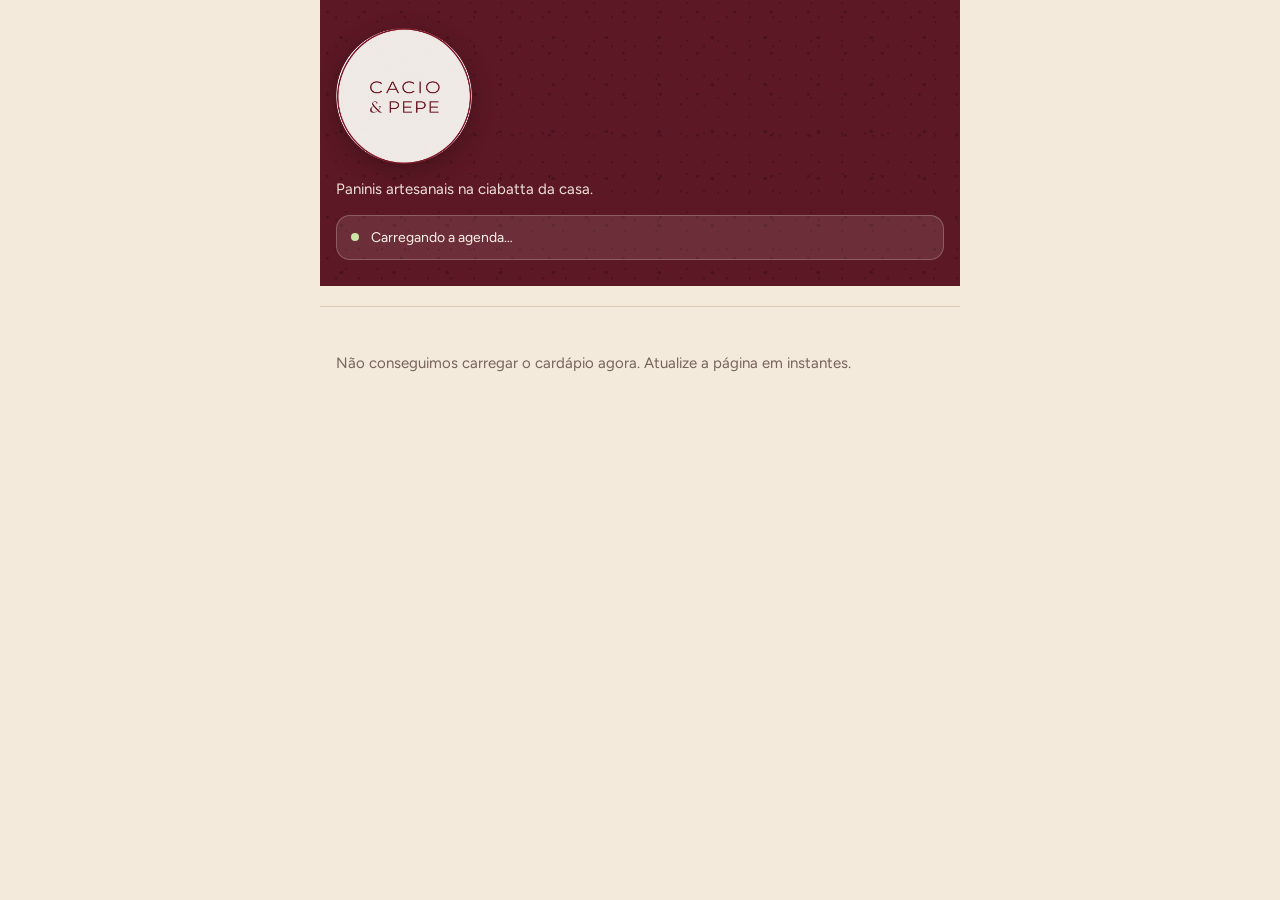
<file: index.html>
<!doctype html>
<html lang="pt-BR" data-theme="light">
<head>
<meta charset="utf-8">
<meta name="viewport" content="width=device-width,initial-scale=1,viewport-fit=cover">
<title>Cacio &amp; Pepe</title>
<meta name="google-site-verification" content="CPGoteYr5EISj89qkFcV5F2irKfzCOoJLCOyW0tXvT8" />
<meta name="description" content="Cacio &amp; Pepe: paninis artesanais por encomenda em Campinas.">
<meta name="description" content="Paninis artesanais na ciabatta da casa. Encomende para quarta ou sexta, almoço ou noite.">
<meta name="theme-color" content="#5C1824">
<meta name="color-scheme" content="light">
<link rel="icon" type="image/png" href="favicon.png">
<link rel="apple-touch-icon" href="apple-touch-icon.png">
<meta property="og:image" content="https://cacioepepe.netlify.app/logo.png">
<link rel="preconnect" href="https://fonts.googleapis.com">
<link rel="stylesheet" href="https://fonts.googleapis.com/css2?family=Marcellus&family=Young+Serif&family=Figtree:wght@400;500;600;700;800&display=swap">
<link rel="stylesheet" href="base.css">
<style>
.app{max-width:640px;margin:0 auto;min-height:100vh;background:var(--bg);padding-bottom:110px}
.gutter{padding-left:max(16px,env(safe-area-inset-left,0px));padding-right:max(16px,env(safe-area-inset-right,0px))}

/* Cabeçalho vinho com a "pimenta" por cima; a foto da loja entra por trás quando existir */
.hero{position:relative;background:var(--hero);color:#FBF3E8;padding-top:calc(28px + env(safe-area-inset-top,0px));padding-bottom:26px;overflow:hidden;background-size:cover;background-position:center}
.hero.has-capa{padding-top:calc(150px + env(safe-area-inset-top,0px))}
.hero.has-capa::after{content:"";position:absolute;inset:0;background:linear-gradient(180deg,rgba(40,8,14,.15) 0%,rgba(60,14,22,.78) 55%,var(--hero) 100%)}
.hero::before{content:"";position:absolute;inset:0;opacity:.22;pointer-events:none;z-index:1;
  background-image:
    radial-gradient(circle at 20% 30%, #120607 1.2px, transparent 1.6px),
    radial-gradient(circle at 70% 60%, #120607 0.9px, transparent 1.3px),
    radial-gradient(circle at 40% 80%, #120607 1.6px, transparent 2px),
    radial-gradient(circle at 85% 15%, #120607 0.8px, transparent 1.2px);
  background-size:37px 41px,23px 29px,53px 47px,31px 19px}
.hero-in{position:relative;z-index:2;display:flex;flex-direction:column;gap:14px}
.id{display:flex;align-items:center;gap:16px}
.logo{width:clamp(108px,30vw,136px);height:auto;aspect-ratio:1;max-width:100%;border-radius:50%;object-fit:contain;flex:none;box-shadow:0 6px 24px rgba(0,0,0,.25)}
.sr{position:absolute;width:1px;height:1px;overflow:hidden;clip:rect(0 0 0 0);white-space:nowrap}
.brand{font-family:var(--display);font-weight:400;font-size:clamp(46px,13vw,72px);line-height:.88;margin:0;letter-spacing:-.015em}
.brand span{display:block}
.id.with-logo .brand{font-size:clamp(34px,9vw,46px)}
.tag{margin:0;max-width:38ch;opacity:.92;font-size:15px}
.next{display:flex;align-items:center;gap:12px;background:rgba(251,243,232,.1);border:1px solid rgba(251,243,232,.24);border-radius:var(--r);padding:11px 14px;font-size:14px}
.next b{font-weight:700}
.next #next-txt{flex:1;min-width:0}
.dot{width:8px;height:8px;border-radius:50%;background:#CDE7A8;flex:none}
.next.closed .dot{background:#F0CBC4}

/* Categorias */
.cats{position:sticky;top:env(safe-area-inset-top,0px);z-index:20;background:var(--bg);border-bottom:1px solid var(--line);display:flex;gap:6px;overflow-x:auto;padding-block:10px;scrollbar-width:none}
.cats::-webkit-scrollbar{display:none}
.cats a{flex:none;text-decoration:none;color:var(--muted);font-weight:600;padding:7px 14px;border-radius:999px}
.cats a.on{background:var(--vinho);color:var(--on-vinho)}

/* Lista */
.sec{padding-top:22px}
.sec h2{font-family:var(--display);font-weight:400;font-size:28px;margin:0 0 4px;color:var(--vinho)}
.prod{display:grid;grid-template-columns:minmax(0,1fr) 108px;gap:14px;padding-block:18px;border-bottom:1px solid var(--line);cursor:pointer;text-align:left;width:100%;background:none;border-left:0;border-right:0;border-top:0;color:inherit}
.prod:last-child{border-bottom:0}
.prod h3{margin:0 0 4px;font-size:17px;font-weight:700}
.prod p{margin:0;color:var(--muted);font-size:14px;display:-webkit-box;-webkit-line-clamp:2;-webkit-box-orient:vertical;overflow:hidden}
.prod .price{margin-top:10px;font-weight:700;font-variant-numeric:tabular-nums}
.thumb{width:108px;height:108px;border-radius:var(--r);overflow:hidden;background:var(--paper);position:relative}
.thumb img{width:100%;height:100%;object-fit:cover}
.thumb .n{position:absolute;right:6px;bottom:6px;background:rgba(0,0,0,.55);color:#fff;font-size:11px;font-weight:700;border-radius:999px;padding:1px 7px}
.noimg{width:100%;height:100%;display:grid;place-items:center;font-family:var(--display);font-size:30px;color:var(--vinho);opacity:.55}
.loading,.empty{color:var(--muted);padding-block:30px}

/* Barra do carrinho */
.cartbar{position:fixed;left:0;right:0;bottom:0;z-index:30;padding:12px max(16px,env(safe-area-inset-right,0px)) calc(12px + env(safe-area-inset-bottom,0px)) max(16px,env(safe-area-inset-left,0px));pointer-events:none}
.cartbar .btn{pointer-events:auto;width:100%;max-width:608px;margin:0 auto;display:flex;justify-content:space-between;box-shadow:var(--shadow);font-size:16px;padding:16px 18px}
.cartbar .count{background:rgba(255,255,255,.2);border-radius:999px;padding:1px 9px;font-size:13px}

/* Folhas (produto e carrinho) */
.scrim{position:fixed;inset:0;background:rgba(30,10,12,.55);z-index:50;display:flex;align-items:flex-end;justify-content:center}
.sheet{background:var(--surface);width:100%;max-width:640px;max-height:94vh;max-height:94dvh;border-radius:var(--r-lg) var(--r-lg) 0 0;display:flex;flex-direction:column;overflow:hidden}
@media (min-width:700px){.scrim{align-items:center}.sheet{border-radius:var(--r-lg);max-height:90vh}}
.sheet-head{display:flex;align-items:center;gap:10px;padding:12px max(16px,env(safe-area-inset-right,0px)) 12px max(16px,env(safe-area-inset-left,0px));border-bottom:1px solid var(--line)}
.sheet-head h2{margin:0;font-size:16px;font-weight:700;flex:1;text-align:center}
.icon-btn{all:unset;cursor:pointer;width:38px;height:38px;border-radius:50%;display:grid;place-items:center;font-size:20px}
.icon-btn:hover{background:var(--paper)}
.icon-btn:focus-visible{outline:2px solid var(--vinho)}
.sheet-body{overflow-y:auto;flex:1;-webkit-overflow-scrolling:touch}
.sheet-foot{border-top:1px solid var(--line);padding:12px max(16px,env(safe-area-inset-right,0px)) calc(12px + env(safe-area-inset-bottom,0px)) max(16px,env(safe-area-inset-left,0px));display:flex;gap:12px;align-items:center}
.sheet-foot .btn{flex:1;justify-content:space-between}

.gallery{position:relative;background:var(--paper)}
.slides{display:flex;overflow-x:auto;scroll-snap-type:x mandatory;scrollbar-width:none}
.slides::-webkit-scrollbar{display:none}
.slides img{flex:none;width:100%;aspect-ratio:4/3;object-fit:cover;scroll-snap-align:start;max-width:100%}
.dots{position:absolute;left:0;right:0;bottom:10px;display:flex;justify-content:center;gap:6px}
.dots span{width:7px;height:7px;border-radius:50%;background:rgba(255,255,255,.55)}
.dots span.on{background:#fff}
.pd{display:flex;flex-direction:column;gap:6px;padding-block:18px}
.pd h3{margin:0;font-family:var(--display);font-weight:400;font-size:28px;line-height:1.1}
.pd p{margin:0;color:var(--muted)}
.pd .price{font-weight:700;font-size:17px;font-variant-numeric:tabular-nums}
.group{border-top:8px solid var(--paper);padding-block:16px}
.group-h{display:flex;justify-content:space-between;align-items:flex-start;gap:10px;margin-bottom:6px}
.group-h b{font-size:16px}
.group-h small{display:block;color:var(--muted);font-size:13px}
.req{background:var(--ink);color:var(--surface);font-size:11px;font-weight:700;border-radius:999px;padding:3px 9px;white-space:nowrap}
.req.picked{background:var(--pistache);color:var(--on-pistache)}
.choice{display:flex;align-items:center;justify-content:space-between;gap:12px;padding:13px 0;border-bottom:1px solid var(--line);cursor:pointer}
.choice:last-child{border-bottom:0}
.choice input{width:20px;height:20px;accent-color:var(--vinho)}

/* Checkout */
.ck-sec{padding-block:18px;border-top:8px solid var(--paper);display:flex;flex-direction:column;gap:12px}
.ck-sec:first-child{border-top:0}
.ck-sec h3{margin:0;font-size:17px;font-weight:700}
.ck-sec .sub{color:var(--muted);font-size:13px;margin:-8px 0 0}
.line{display:grid;grid-template-columns:minmax(0,1fr) auto;gap:6px 12px;padding-block:12px;border-bottom:1px solid var(--line)}
.line:last-of-type{border-bottom:0}
.line .nm{font-weight:700}
.line .meta{color:var(--muted);font-size:13px}
.line .pr{font-weight:700;font-variant-numeric:tabular-nums;text-align:right}
.line .act{grid-column:1/-1;display:flex;justify-content:space-between;align-items:center}
.link{all:unset;cursor:pointer;color:var(--danger);font-weight:600;font-size:14px}
.link:focus-visible{outline:2px solid var(--vinho)}
.seg{display:grid;grid-template-columns:1fr 1fr;gap:10px}
.opt{all:unset;box-sizing:border-box;cursor:pointer;border:1.5px solid var(--line);background:var(--surface);border-radius:var(--r);padding:14px;display:flex;flex-direction:column;gap:2px}
.opt b{font-size:15px}
.opt small{color:var(--muted);font-size:13px}
.opt[aria-pressed="true"]{border-color:var(--vinho);box-shadow:inset 0 0 0 1px var(--vinho)}
.opt:focus-visible{outline:2px solid var(--vinho);outline-offset:2px}
.opt[disabled]{opacity:.45;cursor:not-allowed}
.days{display:flex;flex-direction:column;gap:14px}
.day h4{margin:0 0 8px;font-size:14px;font-weight:700}
.day h4::first-letter{text-transform:uppercase}
.slots{display:grid;grid-template-columns:repeat(2,minmax(0,1fr));gap:10px}
.slot .cut{font-size:12px;color:var(--muted)}
.slot .left{font-size:12px;font-weight:700;color:var(--ok)}
.slot .left.low{color:var(--warn)}
.slot .left.none{color:var(--danger)}
.chosen{background:var(--pistache);color:var(--on-pistache);border-radius:var(--r);padding:14px 16px;font-size:15px}
.chosen b{font-weight:800}
.field{display:flex;flex-direction:column;gap:6px;min-width:0}
.field label{font-size:13px;font-weight:600}
.field .hint{font-size:12px;color:var(--muted)}
.row2{display:grid;grid-template-columns:minmax(0,1fr) minmax(0,1fr);gap:10px}
.row-cep{display:grid;grid-template-columns:minmax(0,150px) minmax(0,1fr);gap:10px}
.frete{border-radius:var(--r);padding:12px 14px;font-size:14px;background:var(--paper)}
.frete b{font-variant-numeric:tabular-nums}
.frete.bad{background:var(--mortadela);color:var(--on-mortadela)}
.apartir{font-weight:500;font-size:.85em;color:var(--muted)}
.cpreco{display:block;font-size:13px;color:var(--muted);font-weight:600}
.dia-info{display:block;margin-top:6px;font-size:13px;color:var(--muted)}
.frete.gratis{background:var(--pistache);color:var(--on-pistache)}
.frete.dica{margin-top:8px;background:transparent;border:1.5px dashed var(--line);color:var(--muted)}
.frete.dica b{color:var(--ink)}
.pay-g{display:flex;flex-direction:column;gap:8px}
.pay-g .lbl{font-size:13px;font-weight:600;color:var(--muted)}
.chips{display:flex;flex-wrap:wrap;gap:8px}
.chip{all:unset;cursor:pointer;border:1.5px solid var(--line);background:var(--surface);border-radius:999px;padding:9px 16px;font-weight:600}
.chip[aria-pressed="true"]{border-color:var(--vinho);background:var(--vinho);color:var(--on-vinho)}
.chip:focus-visible{outline:2px solid var(--vinho);outline-offset:2px}
.totals{display:flex;flex-direction:column;gap:6px;font-variant-numeric:tabular-nums}
.totals div{display:flex;justify-content:space-between;gap:12px}
.totals .t{font-weight:800;font-size:18px;padding-top:6px;border-top:1px solid var(--line)}
.totals small{color:var(--muted)}
.err{background:var(--mortadela);color:var(--on-mortadela);border-radius:var(--r-sm);padding:11px 13px;font-size:14px;font-weight:600}
.err:empty{display:none}

/* Confirmação */
.done{padding-block:30px;display:flex;flex-direction:column;gap:14px;align-items:stretch}
.done .num{font-family:var(--display);font-size:56px;line-height:1;color:var(--vinho)}
.done h3{margin:0;font-family:var(--display);font-weight:400;font-size:28px}
.done p{margin:0;color:var(--muted);max-width:44ch}
.step{display:flex;flex-direction:column;gap:10px;background:var(--bg);border:1px solid var(--line);border-radius:var(--r);padding:16px}
.step h4{margin:0;font-size:16px}
.qr{align-self:center;background:#fff;padding:10px;border-radius:var(--r-sm);width:220px;max-width:100%}
.qr svg{display:block;width:100%;height:auto}
.copia{font-family:ui-monospace,Menlo,monospace;font-size:11px;word-break:break-all;background:var(--paper);border-radius:var(--r-sm);padding:10px;user-select:all}

.foot{padding-block:28px;color:var(--muted);font-size:13px;display:flex;flex-direction:column;gap:4px}
  .pix-trava .pix-corpo{filter:blur(7px);opacity:.35;pointer-events:none;user-select:none}
  .trava-msg{background:color-mix(in srgb,var(--vinho) 12%,var(--surface));color:var(--ink);border-radius:12px;padding:10px 12px;font-size:14px;font-weight:600;margin:8px 0}
  .pagar-btns{display:flex;flex-direction:column;gap:10px}
  .pagar-btns .btn{width:100%}
  .btn-apple{background:#000;color:#fff;border-color:#000;font-family:-apple-system,BlinkMacSystemFont,"SF Pro Text",system-ui,sans-serif;font-weight:600;font-size:17px;letter-spacing:-.01em}
  .btn-apple .ap{margin-left:.3em;font-size:1.05em}
  .prox{display:inline-block;background:var(--vinho);color:var(--on-vinho);font-size:11px;font-weight:700;letter-spacing:.04em;text-transform:uppercase;padding:3px 8px;border-radius:999px;margin-right:6px;vertical-align:2px}
  .mais-datas{width:100%;margin-top:12px}
  /* ===== cartão fidelidade premium ===== */
  :root{--ouro-1:#F7E7B4;--ouro-2:#D9B45F;--ouro-3:#A57A2C;--ouro-4:#7C5A1E;--bordo-1:#7E2234;--bordo-2:#5A1422;--bordo-3:#3B0B15}
  .ouro-txt{color:var(--ouro-2)}
  .fid-btn{margin-top:14px;display:inline-flex;align-items:center;gap:10px;background:transparent;color:var(--ouro-1);border:1px solid rgba(217,180,95,.6);border-radius:999px;padding:7px 18px 7px 7px;font:inherit;font-weight:600;font-size:14px;cursor:pointer}
  .fid-btn:active{transform:scale(.97)}
  .selo{width:28px;height:28px;border-radius:50%;flex:none;display:grid;place-items:center;background:var(--ouro-2);color:var(--bordo-2);font-family:"Marcellus",serif;font-size:13px;line-height:1}
  .selo svg{width:58%;height:58%}
  .fid-btn.tem-premio{border-color:var(--ouro-2);background:rgba(217,180,95,.12)}

  #fid-scrim .sheet{background:var(--bg)}
  #fid-scrim .sheet-head{background:var(--bg);color:var(--vinho)}
  #fid-scrim .sheet-head .icon-btn{color:var(--vinho)!important;border-color:var(--line)!important}
  #fid-scrim .sheet-head h2{font-family:"Marcellus",serif;font-weight:400;letter-spacing:.12em;text-transform:uppercase;font-size:14px}

  .cartao{position:relative;border-radius:20px;padding:22px 20px 20px;color:var(--ouro-1);background:var(--bordo-2);box-shadow:0 14px 30px -18px rgba(59,11,21,.6);animation:aparece .4s ease both}
  .cartao::before{content:"";position:absolute;inset:7px;border-radius:14px;border:1px solid rgba(217,180,95,.6);pointer-events:none}
  @keyframes aparece{from{opacity:0}to{opacity:1}}
  .cartao .topo{position:relative;display:flex;justify-content:space-between;align-items:flex-start;gap:12px;padding:2px 4px 0}
  .cartao .marca{font-family:"Marcellus",serif;font-size:19px;letter-spacing:.24em;line-height:1.1;text-transform:uppercase;color:var(--ouro-2)}
  .cartao .marca small{display:block;font-family:"Figtree",sans-serif;font-size:9.5px;letter-spacing:.32em;margin-top:8px;color:rgba(247,231,180,.6)}
  .cartao .num{font-family:"Marcellus",serif;font-size:10px;letter-spacing:.24em;text-transform:uppercase;color:rgba(247,231,180,.55);text-align:right;white-space:nowrap}
  .cartao .num b{display:block;font-size:20px;letter-spacing:.06em;font-weight:400;color:var(--ouro-2);margin-top:2px}
  .cartao .selos{position:relative;display:grid;grid-template-columns:repeat(5,1fr);gap:10px;margin:24px 4px 20px}
  .cartao .s{aspect-ratio:1;border-radius:50%;display:grid;place-items:center;position:relative;border:1px solid rgba(217,180,95,.45)}
  .cartao .s .n{font-family:"Marcellus",serif;font-size:13px;color:rgba(217,180,95,.85)}
  .cartao .s.meta{border-color:var(--ouro-2);border-width:1.5px}
  .cartao .s.on{border-color:var(--ouro-2);overflow:visible}
  .cartao .s.on .sticker{position:absolute;left:50%;top:50%;width:108%;height:auto;max-width:none;translate:-50% -50%;rotate:var(--r,-6deg);filter:drop-shadow(0 2px 3px rgba(0,0,0,.35));animation:cola .45s cubic-bezier(.3,1.3,.5,1) both;animation-delay:calc(var(--i)*70ms + .15s);pointer-events:none;user-select:none;-webkit-user-drag:none}
  .cartao .s.on:nth-child(even) .sticker{width:100%}
  @keyframes cola{0%{opacity:0;transform:scale(1.35)}100%{opacity:1;transform:scale(1)}}
  .cartao .rodape{position:relative;display:flex;justify-content:space-between;align-items:flex-end;gap:10px;padding:0 4px}
  .cartao .membro{font-size:9.5px;letter-spacing:.28em;text-transform:uppercase;color:rgba(247,231,180,.55)}
  .cartao .membro b{display:block;font-family:"Marcellus",serif;font-weight:400;font-size:17px;letter-spacing:.06em;text-transform:none;color:var(--ouro-1);margin-top:4px;max-width:200px;overflow:hidden;text-overflow:ellipsis;white-space:nowrap}
  .cartao .conta{font-family:"Marcellus",serif;text-align:right;font-size:10px;letter-spacing:.2em;color:rgba(247,231,180,.55)}
  .cartao .conta b{font-size:28px;font-weight:400;letter-spacing:0;line-height:1;display:block;color:var(--ouro-2)}
  .cartao .barra{position:relative;height:1px;background:rgba(217,180,95,.25);margin:16px 4px 0}
  .cartao .barra i{position:absolute;inset:0 auto 0 0;width:var(--p);background:var(--ouro-2);transition:width .8s ease}
  .fid{padding-top:10px;padding-bottom:28px}
  .fid h3{font-family:"Marcellus",serif;font-weight:400;font-size:24px;letter-spacing:.02em;color:var(--vinho);margin:22px 0 6px;text-align:center}
  .fid .lead{text-align:center;color:var(--muted);margin:0 0 6px}
  .regras{margin:22px 0}
  .regras h4{font-family:"Marcellus",serif;font-weight:400;font-size:13px;letter-spacing:.2em;text-transform:uppercase;color:var(--vinho);margin:22px 0 10px;padding-bottom:8px;border-bottom:1px solid var(--line)}
  .passos-fid{list-style:none;counter-reset:p;padding:0;margin:0;display:flex;flex-direction:column;gap:14px}
  .passos-fid li{counter-increment:p;position:relative;padding-left:40px;display:flex;flex-direction:column;gap:2px}
  .passos-fid li::before{content:counter(p);position:absolute;left:0;top:0;width:26px;height:26px;border-radius:50%;border:1px solid var(--ouro-3);color:var(--ouro-3);display:grid;place-items:center;font-family:"Marcellus",serif;font-size:13px}
  .passos-fid b{font-weight:600;font-size:15px}
  .passos-fid span{font-size:13px;color:var(--muted);line-height:1.4}
  .regras-uso{font-size:13px;color:var(--muted);margin:12px 0 0}
  .regra{display:flex;align-items:center;gap:14px;padding:12px 2px;border-bottom:1px solid var(--line)}
  .regra .selo{width:32px;height:32px;font-size:14px}
  .regra b{font-family:"Marcellus",serif;font-weight:400;font-size:16px;color:var(--vinho);display:block}
  .regra span{font-size:13px;color:var(--muted)}
  .fid-premio{margin:16px 0;border-radius:16px;padding:14px 16px;display:flex;align-items:center;gap:14px;background:var(--surface);border:1px solid var(--ouro-2)}
  .fid-premio .selo{width:36px;height:36px;font-size:15px}
  .fid-premio b{font-family:"Marcellus",serif;font-weight:400;font-size:17px;color:var(--vinho);display:block}
  .fid-premio small{color:var(--muted);font-size:13px}
  .fid-cont{text-align:center;color:var(--muted);margin:12px 0 0;font-size:14px}
  .fid-login{display:flex;flex-direction:column;gap:10px;margin-top:18px}
  .btn-social{background:#fff;color:#1f1f1f;border:1px solid #d6d6d6;display:flex;justify-content:center;align-items:center;gap:10px;font-weight:600}
  .btn-social svg{width:18px;height:18px}
  .btn-social.apple{background:#000;color:#fff;border-color:#000;font-family:-apple-system,BlinkMacSystemFont,system-ui,sans-serif}
  .fid-email{display:flex;flex-direction:column;gap:6px;margin-top:6px}
  .fid-email label{font-weight:600;font-size:14px}
  .fid-email div{display:flex;gap:8px}
  .fid-email input{flex:1;min-width:0}
  .fid-ok{background:var(--surface);border:1px solid var(--line);border-radius:14px;padding:14px}
  .fid-sec{background:var(--surface);border:1px solid var(--line);border-radius:18px;padding:16px;margin:16px 0}
  .fid-sec h4{font-family:"Marcellus",serif;font-weight:400;font-size:16px;letter-spacing:.06em;color:var(--vinho);margin:0 0 10px;text-transform:uppercase}
  .fid-perfil{display:flex;flex-direction:column;gap:10px}
  .fid-perfil small{color:var(--muted);font-size:12px}
  .fid-hist{list-style:none;padding:0;margin:0;display:flex;flex-direction:column}
  .fid-hist li{display:flex;align-items:center;gap:10px;padding:9px 0;border-bottom:1px solid var(--line);font-size:14px}
  .fid-hist li:last-child{border-bottom:0}
  .fid-hist .selo{width:24px;height:24px}
  .fid-hist li span:nth-child(2){flex:1}
  .fid-hist em{font-style:normal;color:var(--muted);font-size:12px}
  .fid .sair{width:100%;margin-top:4px}
  .fid .sub{text-align:center}
  .fid-ck{display:flex;align-items:center;gap:12px;background:var(--bordo-2);color:var(--ouro-1);border-radius:16px;padding:12px 14px}
  .fid-ck .selo{width:34px;height:34px}
  .fid-ck > div{flex:1;min-width:0}
  .fid-ck small{color:rgba(247,231,180,.75)}
  .fid-ck .btn{background:transparent;color:var(--ouro-1);border-color:rgba(217,180,95,.6)}
  @media (prefers-reduced-motion:reduce){.cartao,.cartao .s.on .sticker{animation:none!important}}
  /* cartão fidelidade */
  .premio-op small{color:var(--muted);font-size:13px;display:block}
  .premio-op{margin-top:10px;width:100%;display:flex;justify-content:space-between;align-items:center;gap:10px;text-align:left;background:var(--surface);border:2px solid color-mix(in srgb,var(--vinho) 30%,transparent);border-radius:14px;padding:12px 14px;font:inherit;color:inherit;cursor:pointer}
  .premio-op[aria-pressed="true"]{border-color:var(--vinho);background:color-mix(in srgb,var(--vinho) 8%,var(--surface))}
  .premio-op .ck{width:24px;height:24px;border-radius:50%;border:2px solid var(--vinho);display:grid;place-items:center;color:var(--vinho);font-weight:800;flex:none}
  .premio-l{color:var(--vinho);font-weight:600}
  .foot .legal a{color:inherit}
  .fid .fid-h-topo{margin-top:6px}
  .fid-previa{margin-top:22px}
  /* meus pedidos */
  .fid-abas{display:flex;gap:4px;background:var(--paper);border-radius:999px;padding:4px;margin:0 0 16px}
  .fid-abas button{flex:1;border:0;background:transparent;border-radius:999px;padding:9px 10px;font:inherit;font-weight:600;font-size:14px;color:var(--muted);cursor:pointer}
  .fid-abas button[aria-selected="true"]{background:var(--surface);color:var(--vinho);box-shadow:0 1px 3px rgba(43,26,23,.12)}
  .ped-h{font-family:"Marcellus",serif;font-weight:400;font-size:13px;letter-spacing:.2em;text-transform:uppercase;color:var(--vinho);margin:18px 0 10px}
  .meu-ped{background:var(--surface);border:1px solid var(--line);border-radius:18px;padding:16px;margin-bottom:12px}
  .meu-ped.cancelado{opacity:.6}
  .meu-ped header{display:flex;justify-content:space-between;gap:10px;align-items:flex-start}
  .meu-ped header b{font-family:"Marcellus",serif;font-weight:400;font-size:18px;color:var(--vinho);display:block}
  .meu-ped header span{font-size:13px;color:var(--muted)}
  .meu-ped .st{flex:none;font-size:12px!important;font-weight:700;color:var(--bordo-2)!important;background:color-mix(in srgb,var(--ouro-2) 30%,var(--surface));border-radius:999px;padding:4px 10px}
  .meu-ped .linha{list-style:none;padding:0;margin:16px 0 4px;display:flex;flex-direction:column;gap:0}
  .meu-ped .linha li{position:relative;padding:0 0 14px 26px;font-size:14px;color:var(--muted)}
  .meu-ped .linha li:last-child{padding-bottom:0}
  .meu-ped .linha li span{position:absolute;left:0;top:3px;width:13px;height:13px;border-radius:50%;border:1.5px solid var(--line);background:var(--surface)}
  .meu-ped .linha li:not(:last-child)::after{content:"";position:absolute;left:6px;top:17px;bottom:2px;width:1.5px;background:var(--line)}
  .meu-ped .linha li.feito{color:var(--ink)}
  .meu-ped .linha li.feito span{background:var(--ouro-2);border-color:var(--ouro-2)}
  .meu-ped .linha li.feito::after{background:var(--ouro-2)!important}
  .meu-ped .linha li.agora{color:var(--vinho);font-weight:700}
  .meu-ped .linha li.agora span{background:var(--vinho);border-color:var(--vinho);box-shadow:0 0 0 4px color-mix(in srgb,var(--vinho) 18%,transparent)}
  .meu-ped .itens{margin:12px 0 0;font-size:14px;line-height:1.55}
  .meu-ped .itens small{color:var(--muted)}
  .meu-ped footer{display:flex;justify-content:space-between;gap:10px;margin-top:12px;padding-top:10px;border-top:1px solid var(--line);font-size:13px;color:var(--muted)}
  .meu-ped footer b{color:var(--ink);font-size:15px}
  .meu-ped .pagar{width:100%;margin-top:12px}
  .ped-vazio{text-align:center;padding:10px 0}
</style>
</head>
<body>
<div class="app">
  <header class="hero" id="hero">
    <div class="hero-in gutter">
      <div class="id" id="id">
        <img class="logo" id="logo" src="logo.png" alt="" width="136" height="136">
        <h1 class="sr">Cacio &amp; Pepe</h1>
      </div>
      <p class="tag" id="aviso">Paninis artesanais na ciabatta da casa.</p>
      <div class="next" id="next"><span class="dot"></span><span id="next-txt">Carregando a agenda…</span></div>
      <button class="fid-btn" type="button" id="fid-btn" hidden><span class="selo" id="fid-btn-selo" aria-hidden="true"></span><span id="fid-btn-txt">Cartão fidelidade</span></button>
    </div>
  </header>

  <nav class="cats gutter" id="cats" aria-label="Categorias"></nav>
  <main class="gutter" id="menu"><p class="loading">Carregando cardápio…</p></main>
  <footer class="foot gutter" id="foot"></footer>
</div>

<div class="cartbar" id="cartbar" hidden>
  <button class="btn btn-primary" id="open-cart" type="button">
    <span><span class="count" id="cart-count">0</span>&nbsp; Ver carrinho</span><span id="cart-total">R$ 0,00</span>
  </button>
</div>

<!-- Folha do produto -->
<div class="scrim" id="pd-scrim" hidden>
  <div class="sheet" role="dialog" aria-modal="true" aria-labelledby="pd-title">
    <div class="sheet-head"><button class="icon-btn" type="button" data-close aria-label="Fechar">✕</button><h2>Detalhe do produto</h2><span style="width:38px"></span></div>
    <div class="sheet-body" id="pd-body"></div>
    <div class="sheet-foot">
      <div class="stepper"><button type="button" id="pd-minus" aria-label="Diminuir">−</button><output id="pd-qty">1</output><button type="button" id="pd-plus" aria-label="Aumentar">+</button></div>
      <button class="btn btn-primary" type="button" id="pd-add"><span>Adicionar</span><span id="pd-price"></span></button>
    </div>
  </div>
</div>

<!-- Folha do carrinho / checkout -->
<div class="scrim" id="ck-scrim" hidden>
  <div class="sheet" role="dialog" aria-modal="true" aria-labelledby="ck-title">
    <div class="sheet-head"><button class="icon-btn" type="button" data-close aria-label="Voltar">←</button><h2 id="ck-title">Meu pedido</h2><span style="width:38px"></span></div>
    <div class="sheet-body" id="ck-body"></div>
    <div class="sheet-foot" id="ck-foot">
      <button class="btn btn-primary" type="button" id="ck-send"><span>Enviar pedido</span><span id="ck-total"></span></button>
    </div>
  </div>
</div>

<!-- Cartão fidelidade -->
<div class="scrim" id="fid-scrim" hidden>
  <div class="sheet" role="dialog" aria-modal="true" aria-labelledby="fid-title">
    <div class="sheet-head"><button class="icon-btn" type="button" data-close aria-label="Fechar">✕</button><h2 id="fid-title">Cartão fidelidade</h2><span style="width:38px"></span></div>
    <div class="sheet-body" id="fid-body"></div>
  </div>
</div>

<div class="toast" id="toast" hidden role="status"></div>

<script src="supabase.js"></script>
<script src="qrcode.js"></script>
<script src="config.js"></script>
<script>
(function(){
  const $ = id => document.getElementById(id);
  const { brl, esc } = U;
  let CFG = null, PRODUTOS = [], SLOTS = [], LOJA = null, GRATIS = [];
  const CART_KEY = "cacio_carrinho_v1", DADOS_KEY = "cacio_dados_v1";
  const ls = { get(k,d){ try { return JSON.parse(localStorage.getItem(k)) ?? d; } catch(e){ return d; } }, set(k,v){ try { localStorage.setItem(k, JSON.stringify(v)); } catch(e){} } };
  let cart = ls.get(CART_KEY, []);
  const saveCart = () => ls.set(CART_KEY, cart);
  // dados do cliente ficam no aparelho dele para a próxima compra
  const D = Object.assign({ nome:"", tel:"", cep:"", rua:"", num:"", bairro:"", cidade:"", uf:"", comp:"", troco:"", obs:"" }, ls.get(DADOS_KEY, {}));
  D.troco = ""; D.obs = "";
  const saveDados = () => ls.set(DADOS_KEY, { nome:D.nome, tel:D.tel, cep:D.cep, rua:D.rua, num:D.num, bairro:D.bairro, cidade:D.cidade, uf:D.uf, comp:D.comp });
  const ck = { modo:null, slot:null, pag:null, err:"", frete:{ estado:"vazio" } };

  function toast(msg){ const t=$("toast"); t.textContent=msg; t.hidden=false; clearTimeout(toast._t); toast._t=setTimeout(()=>t.hidden=true,2600); }

  // ---------- dados ----------
  async function carregar(){
    const [c, p, g] = await Promise.all([
      sb.from("config").select("*").eq("id",1).single(),
      sb.from("produtos").select("*").eq("ativo",true).order("ordem").order("nome"),
      sb.from("frete_gratis").select("*").eq("ativo",true).order("ordem"),
    ]);
    GRATIS = (g.data || []);
    if (c.error || p.error) { $("menu").innerHTML = `<p class="empty">Não conseguimos carregar o cardápio agora. Atualize a página em instantes.</p>`; return; }
    CFG = c.data; PRODUTOS = p.data;
    aplicarMarca();
    cart = cart.filter(l => PRODUTOS.some(p => p.id === l.produto_id)); saveCart();
    renderMenu(); renderCartBar();
    await atualizarAgenda();
    renderMenu(); // com a agenda carregada, a etiqueta de dias mostra os horários regionais
  }
  const PG_LINK = "Cartão pelo link";
  // iPhone/Mac com Safari: a página da InfinitePay mostra o Apple Pay, então a gente já anuncia
  const TEM_APPLE_PAY = (() => { try { return !!window.ApplePaySession && ApplePaySession.canMakePayments(); } catch(e) { return false; } })();
  function aplicarMarca(){
    if (CFG.aviso) $("aviso").textContent = CFG.aviso;
    if (CFG.logo_url) $("logo").src = CFG.logo_url;
    if (CFG.capa_url) { $("hero").style.backgroundImage = `url("${CFG.capa_url.replace(/"/g,"%22")}")`; $("hero").classList.add("has-capa"); }
    const pags = [...(CFG.pix_chave?["Pix"]:[]), ...(CFG.infinitepay_handle?[PG_LINK]:[]), ...CFG.pagamentos];
    $("foot").innerHTML = `<span>Retirada: ${esc(endPub())}</span><span>Pagamento: ${esc(pags.join(", "))}</span><span class="legal"><b>Cacio &amp; Pepe</b> · paninis artesanais em Campinas · <a href="/privacidade">Privacidade</a> · <a href="/termos">Termos de uso</a></span>`;
    if (CFG.loja_lat != null && CFG.loja_lng != null) LOJA = { lat:CFG.loja_lat, lng:CFG.loja_lng };
  }
  async function atualizarAgenda(){
    const { data, error } = await sb.rpc("disponibilidade", { p_dias: 14 });
    if (error) { $("next-txt").textContent = "Não foi possível carregar a agenda."; return; }
    SLOTS = data || [];
    const nx = SLOTS.find(s => s.livres > 0 && !s.cidades?.length);
    const box = $("next");
    if (CFG?.vendas_pausadas || !nx) {
      box.classList.add("closed");
      $("next-txt").innerHTML = CFG?.vendas_pausadas ? "<b>Encomendas pausadas</b> no momento." : "<b>Agenda lotada.</b> Novas datas abrem em breve.";
    } else {
      box.classList.remove("closed");
      $("next-txt").innerHTML = nx.modo === "extra"
        ? `<b>Últimas unidades ${U.quando(nx.data)}</b>, ${esc(nx.turno.toLowerCase())}`
        : `Próxima entrega: <b>${U.DIAS[U.parseData(nx.data).dow]} ${U.ddmm(nx.data)}, ${esc(nx.turno.toLowerCase())}</b>. Pedidos até ${U.quando(nx.corte)}, ${U.hora(nx.corte)}.`;
    }
    if (!$("ck-scrim").hidden && !ck.finalizado) renderCheckout();
  }

  // ---------- cardápio ----------
  function renderMenu(){
    const cats = [...new Set(PRODUTOS.map(p => p.categoria))];
    if (!PRODUTOS.length) { $("menu").innerHTML = `<p class="empty">O cardápio está sendo atualizado.</p>`; $("cats").hidden = true; return; }
    $("cats").innerHTML = cats.map((c,i)=>`<a href="#cat-${i}" class="${i?"":"on"}">${esc(c)}</a>`).join("");
    $("cats").hidden = cats.length < 2;
    $("menu").innerHTML = cats.map((c,i)=>`<section class="sec" id="cat-${i}"><h2>${esc(c)}</h2>${
      PRODUTOS.filter(p=>p.categoria===c).map(p=>`<button type="button" class="prod" data-id="${p.id}">
        <div><h3>${esc(p.nome)}</h3><p>${esc(p.descricao)}</p><div class="price">${OPC.aPartir(p)!=null?`<span class="apartir">a partir de</span> ${brl(OPC.aPartir(p))}`:brl(p.preco)}</div>${aPartir(p)?`<span class="dia-info">Encomendas a partir de ${U.DIAS_C[U.parseData(aPartir(p)).dow]} ${U.ddmm(aPartir(p))}</span>`:""}</div>
        <div class="thumb">${p.fotos.length?`<img src="${esc(p.fotos[0])}" alt="" loading="lazy">${p.fotos.length>1?`<span class="n">${p.fotos.length} fotos</span>`:""}`:`<div class="noimg">${esc(p.nome[0])}</div>`}</div>
      </button>`).join("")}</section>`).join("");
    document.querySelectorAll(".prod").forEach(b => b.onclick = () => abrirProduto(b.dataset.id));
    document.querySelectorAll(".cats a").forEach(a => a.onclick = () => { document.querySelectorAll(".cats a").forEach(x=>x.classList.toggle("on",x===a)); });
  }

  // ---------- produto ----------
  let pd = null;
  function abrirProduto(id){
    const p = PRODUTOS.find(x=>x.id===id); if(!p) return;
    pd = { p, qty:1, esc:{}, obs:"" };
    const fotos = p.fotos || [];
    $("pd-body").innerHTML = `
      ${fotos.length?`<div class="gallery"><div class="slides" id="slides">${fotos.map(f=>`<img src="${esc(f)}" alt="${esc(p.nome)}">`).join("")}</div>${fotos.length>1?`<div class="dots" id="dots">${fotos.map((_,i)=>`<span class="${i?"":"on"}"></span>`).join("")}</div>`:""}</div>`:""}
      <div class="pd gutter"><h3 id="pd-title">${esc(p.nome)}</h3><p>${esc(p.descricao)}</p><div class="price" id="pd-preco">${OPC.aPartir(p)!=null?`<span class="apartir">a partir de</span> ${brl(OPC.aPartir(p))}`:brl(p.preco)}</div>${aPartir(p)?`<span class="dia-info">Encomendas a partir de ${U.DIAS_C[U.parseData(aPartir(p)).dow]} ${U.ddmm(aPartir(p))}</span>`:diasDiferentes(p)?`<span class="dia-info">${esc(tagDias(p))}</span>`:""}</div>
      ${(p.opcoes||[]).map((g,gi)=>`<div class="group gutter" role="radiogroup" aria-labelledby="g-${gi}">
        <div class="group-h"><div><b id="g-${gi}">${esc(g.nome)}</b><small>Escolha 1 opção</small></div>${g.obrigatorio?`<span class="req" id="req-${gi}">Obrigatório</span>`:""}</div>
        ${(g.escolhas||[]).map((e,ei)=>`<label class="choice"><span>${esc(OPC.nome(e))}${OPC.preco(e)!=null?`<small class="cpreco">${brl(OPC.preco(e))}${OPC.unid(e)>1?` · ${brl(OPC.preco(e)/OPC.unid(e))} cada`:""}</small>`:""}</span><input type="radio" name="g${gi}" id="g${gi}-${ei}" value="${esc(OPC.nome(e))}" data-g="${gi}"></label>`).join("")}
      </div>`).join("")}
      <div class="group gutter"><div class="field"><label for="pd-obs">Observações</label><textarea class="input" id="pd-obs" maxlength="200" placeholder="${p.categoria==="Paninis"?"Ex: sem rúcula":"Alguma observação?"}"></textarea></div></div>`;
    document.querySelectorAll("#pd-body input[type=radio]").forEach(r => r.onchange = () => { pd.esc[r.dataset.g] = r.value; const q=$("req-"+r.dataset.g); if(q){q.textContent="Escolhido";q.classList.add("picked");} pdUpdate(); });
    $("pd-obs").oninput = e => pd.obs = e.target.value;
    const sl = $("slides");
    if (sl && $("dots")) sl.onscroll = () => { const i=Math.round(sl.scrollLeft/sl.clientWidth); [...$("dots").children].forEach((d,k)=>d.classList.toggle("on",k===i)); };
    pdUpdate(); abrir("pd-scrim");
  }
  function pdFaltando(){ return (pd.p.opcoes||[]).findIndex((g,gi)=>g.obrigatorio && !pd.esc[gi]); }
  function pdUpdate(){
    $("pd-qty").textContent = pd.qty;
    const opc = (pd.p.opcoes||[]).map((g,gi)=>pd.esc[gi]?`${g.nome}: ${pd.esc[gi]}`:"").filter(Boolean).join("; ");
    const un = OPC.linha(pd.p, opc).preco;
    $("pd-price").textContent = brl(un*pd.qty);
    if (OPC.aPartir(pd.p)!=null && pdFaltando()<0) $("pd-preco").textContent = brl(un);
    $("pd-add").setAttribute("aria-disabled", String(pdFaltando()>=0));
  }
  $("pd-minus").onclick = () => { pd.qty=Math.max(1,pd.qty-1); pdUpdate(); };
  $("pd-plus").onclick  = () => { pd.qty=Math.min(20,pd.qty+1); pdUpdate(); };
  $("pd-add").onclick = () => {
    const f = pdFaltando();
    if (f>=0) { toast(`Escolha o ${pd.p.opcoes[f].nome.toLowerCase()} para continuar.`); document.getElementById("g-"+f).scrollIntoView({behavior:"smooth",block:"center"}); return; }
    const opcao = (pd.p.opcoes||[]).map((g,gi)=>pd.esc[gi]?`${g.nome}: ${pd.esc[gi]}`:"").filter(Boolean).join("; ");
    const obs = pd.obs.trim();
    const ex = cart.find(l=>l.produto_id===pd.p.id && l.opcao===opcao && l.obs===obs);
    if (ex) ex.qtd = Math.min(20, ex.qtd+pd.qty); else cart.push({ produto_id:pd.p.id, opcao, obs, qtd:pd.qty });
    saveCart(); renderCartBar(); fechar("pd-scrim"); toast("Adicionado ao carrinho");
  };

  // ---------- carrinho ----------
  const prod = id => PRODUTOS.find(p=>p.id===id);
  const precoLinha = l => OPC.linha(prod(l.produto_id), l.opcao).preco;
  const subtotal = () => cart.reduce((a,l)=>a+(prod(l.produto_id) ? precoLinha(l) : 0)*l.qtd,0);
  const paes = () => cart.reduce((a,l)=>{ const p=prod(l.produto_id); return a+(p?.paes_por_unidade??1)*OPC.linha(p,l.opcao).unid*l.qtd; },0);
  const nItens = () => cart.reduce((a,l)=>a+l.qtd,0);
  // mesma conta do banco (o banco é quem decide o valor final)
  function calcTaxa(km){
    if (CFG.frete_modo === "fixo") return Number(CFG.taxa_entrega||0);
    const v = Math.max(Number(CFG.frete_min), Number(CFG.frete_base) + Number(CFG.frete_km) * Math.round(km*10)/10);
    return Math.ceil(v*2)/2;
  }
  // ---------- entrega grátis ----------
  const norm = t => U.semAcento(t).toLowerCase().replace(/\s+/g," ").trim();
  function bateLocal(g){
    const cep = (D.cep||"").replace(/\D/g,"");
    if (D.bairro && (g.bairros||[]).some(b => norm(b) === norm(D.bairro))) return true;
    if (cep && (g.ceps||[]).includes(cep)) return true;
    const cli = ck.frete.cli;
    if (cli && g.lat != null && g.raio_km != null && GEO.linhaReta(cli, { lat:g.lat, lng:g.lng }) <= Number(g.raio_km)) return true;
    return false;
  }
  const janelaAtual = () => ck.slot ? ck.slot.split("|")[1] : null;
  const valeNaJanela = g => !(g.janelas||[]).length || (janelaAtual() && g.janelas.includes(janelaAtual()));
  function gratis(){ if (ck.modo !== "Entrega") return null; return GRATIS.find(g => bateLocal(g) && valeNaJanela(g)) || null; }
  // lugar tem grátis, mas não no horário escolhido (ex: PUC só à noite)
  function gratisOutroHorario(){ if (ck.modo !== "Entrega" || gratis()) return null; return GRATIS.find(g => bateLocal(g) && !valeNaJanela(g)) || null; }
  function nomesJanelas(ids){ return ids.map(id => { const s = SLOTS.find(x=>x.janela_id===id); return s ? `${U.DIAS[s.dia_semana]} ${s.turno.toLowerCase()}` : id; }).filter((v,i,a)=>a.indexOf(v)===i).join(" e "); }
  // PUC e outros pontos: encontra no mapa uma vez
  let gratisGeo = false;
  async function localizarPontosGratis(){
    if (gratisGeo) return; gratisGeo = true;
    for (const g of GRATIS) if (g.lat == null && g.endereco && g.raio_km != null) {
      const c = await GEO.coords({ livre: g.endereco }); if (c) { g.lat = c.lat; g.lng = c.lng; }
    }
  }

  function taxa(){
    if (ck.modo !== "Entrega") return 0;
    const rg = regional(); if (rg) return rg.taxa_fixa != null ? Number(rg.taxa_fixa) : 0;
    if (gratis()) return 0;
    if (CFG.frete_modo === "fixo") return Number(CFG.taxa_entrega||0);
    return ck.frete.estado === "ok" ? ck.frete.taxa : 0;
  }
  function renderCartBar(){
    const n = nItens(); $("cartbar").hidden = !n;
    $("cart-count").textContent = n; $("cart-total").textContent = brl(subtotal());
  }
  $("open-cart").onclick = () => { ck.err=""; ck.finalizado=false; $("ck-title").textContent="Meu pedido"; renderCheckout(); abrir("ck-scrim"); atualizarAgenda(); };

  function endPub(){ return (CFG.endereco_publico || CFG.endereco_retirada.replace(/,\s*\d+[A-Za-z]?\b/, "")).trim(); }
  // "Entrega só às sextas (aos sábados, só Rio Claro e Piracicaba)"
  // só vale avisar no produto quando ele sai em menos dias que a loja (ex: Cinnamon só na sexta)
  function diasDiferentes(p){
    if (!p.dias_semana?.length) return false;
    const loja = [...new Set(SLOTS.filter(s => !s.cidades?.length).map(s => s.dia_semana))];
    return !loja.length || loja.some(d => !p.dias_semana.includes(d)) || p.dias_semana.some(d => SLOTS.some(s => s.dia_semana === d && s.cidades?.length));
  }
  function tagDias(p){
    const reg = {}; // dia -> cidades, quando todos os horários daquele dia são regionais
    for (const d of p.dias_semana) {
      const ss = SLOTS.filter(s => s.dia_semana === d);
      if (ss.length && ss.every(s => s.cidades?.length)) reg[d] = [...new Set(ss.flatMap(s => s.cidades))];
    }
    const normais = p.dias_semana.filter(d => !reg[d]);
    let t = normais.length ? `Entrega só ${diasFrase(normais)}` : "";
    const extra = Object.entries(reg).map(([d, cs]) => `${diasFrase([+d])}, só ${cs.join(" e ")}`).join("; ");
    if (extra) t = t ? `${t} (${extra})` : `Entrega ${extra}`;
    return t;
  }
  function diasFrase(ds){ return ds.slice().sort().map(d => (d===0||d===6 ? "aos " : "às ") + U.DIAS[d] + "s").join(" e ").replace(/ e (aos|às) /g, " e "); }
  // dias em que todos os itens do carrinho podem ser entregues (null = qualquer dia)
  function restricoes(){ return cart.map(l => prod(l.produto_id)).filter(p => p && p.dias_semana?.length); }
  const aPartir = p => p.entregas_a_partir && p.entregas_a_partir > U.hojeSP() ? p.entregas_a_partir : null;
  function slotCompat(s){ return restricoes().every(p => p.dias_semana.includes(s.dia_semana))
    && cart.every(l => { const p = prod(l.produto_id); const a = p && aPartir(p); return !a || s.data >= a; })
    && (!s.cidades?.length || ck.modo === "Entrega"); }
  // horários regionais (ex: sábado só para Rio Claro e Piracicaba)
  const nrm = t => U.semAcento(t).toLowerCase().trim();
  const cidadesTxt = s => s.cidades.join(" e ");
  const cidadeOk = s => !s.cidades?.length || s.cidades.some(c => nrm(c) === nrm(D.cidade));
  function slotSel(){ return ck.slot ? SLOTS.find(s => s.data+"|"+s.janela_id === ck.slot) : null; }
  function regional(){ const s = slotSel(); return s && s.cidades?.length && ck.modo === "Entrega" ? s : null; }
  function slotInfo(s){
    const need = paes();
    if (s.cidades?.length && D.cidade.trim() && !cidadeOk(s)) return { ok:false, txt:`Só ${cidadesTxt(s)}`, cls:"none" };
    if (s.livres <= 0) return { ok:false, txt:"Esgotado", cls:"none" };
    if (s.livres < need) return { ok:false, txt:`Só ${s.livres} disponíve${s.livres>1?"is":"l"}`, cls:"none" };
    if (s.livres <= 3) return { ok:true, txt:`Últimas ${s.livres}`, cls:"low" };
    return { ok:true, txt:"Disponível", cls:"" };
  }

  // ---------- frete ----------
  let freteSeq = 0;
  async function lojaCoords(){
    if (LOJA) return LOJA;
    LOJA = await GEO.coords({ livre: CFG.endereco_retirada.replace(/\s*[–-]\s*/g, ", ") });
    return LOJA;
  }
  async function calcularFrete(){
    if (!D.rua || !D.num || !D.cidade) { ck.frete = { estado:"vazio" }; renderFrete(); return; }
    const seq = ++freteSeq;
    ck.frete = { estado:"calc" }; renderFrete();
    const [loja, cli] = await Promise.all([ lojaCoords(), GEO.coords({ rua:D.rua, numero:D.num, cidade:D.cidade, uf:D.uf, cep:D.cep }) ]);
    if (seq !== freteSeq) return;
    await localizarPontosGratis();
    if (!loja || !cli) { ck.frete = { estado:"combinar", cli }; renderFrete(); return; }
    const km = await GEO.km(loja, cli);
    if (seq !== freteSeq) return;
    if (Number(CFG.frete_raio_km) > 0 && km > Number(CFG.frete_raio_km)) { ck.frete = { estado:"fora", km, cli }; renderFrete(); return; }
    ck.frete = { estado:"ok", km, cli, taxa: calcTaxa(km) }; renderFrete();
  }
  function freteHTML(){
    const rg = regional();
    if (rg) {
      if (D.cidade.trim() && !cidadeOk(rg)) return `<div class="frete bad">Esse dia é só para entregas em <b>${esc(cidadesTxt(rg))}</b>. Escolha outra data.</div>`;
      return `<div class="frete">Entrega em ${esc(D.cidade.trim() || cidadesTxt(rg))}: ${rg.taxa_fixa!=null?`<b>${brl(rg.taxa_fixa)}</b>`:"taxa combinada no WhatsApp"}</div>`;
    }
    const g = gratis();
    if (g) return `<div class="frete gratis">Entrega grátis · <b>${esc(g.nome)}</b></div>`;
    const o = gratisOutroHorario();
    const dica = o ? `<div class="frete dica">Nesse endereço a entrega é grátis em: <b>${esc(nomesJanelas(o.janelas))}</b>.</div>` : "";
    return freteBase() + dica;
  }
  function freteBase(){
    if (CFG.frete_modo === "fixo") return Number(CFG.taxa_entrega)>0 ? `<div class="frete">Taxa de entrega: <b>${brl(CFG.taxa_entrega)}</b></div>` : "";
    const f = ck.frete;
    if (f.estado==="calc") return `<div class="frete">Calculando a entrega…</div>`;
    if (f.estado==="ok") return `<div class="frete">Entrega estimada: <b>${brl(f.taxa)}</b> (${f.km.toFixed(1).replace(".",",")} km)</div>`;
    if (f.estado==="fora") return `<div class="frete bad">Esse endereço fica a ${f.km.toFixed(1).replace(".",",")} km, fora da nossa área de entrega (até ${String(CFG.frete_raio_km).replace(".",",")} km). Escolha retirada ou fale com a gente.</div>`;
    if (f.estado==="combinar") return `<div class="frete bad">Não conseguimos localizar esse endereço no mapa. Você pode enviar o pedido e a taxa de entrega é combinada no WhatsApp.</div>`;
    return `<div class="frete">Preencha CEP e número para calcular a entrega.</div>`;
  }
  function renderFrete(){
    const el = $("frete-box"); if (el) el.innerHTML = freteHTML();
    const tt = $("totals"); if (tt) tt.innerHTML = totaisHTML();
    $("ck-total").textContent = brl(totalCk());
  }
  function totaisHTML(){
    const f = ck.frete; let linhaEnt = "";
    const rg = regional();
    if (rg) linhaEnt = `<div><span>Entrega</span><span>${rg.taxa_fixa!=null?brl(rg.taxa_fixa):"A combinar"}</span></div>`;
    else if (ck.modo==="Entrega") {
      linhaEnt = gratis() ? `<div><span>Entrega</span><span>Grátis</span></div>`
        : CFG.frete_modo==="fixo" ? `<div><span>Entrega</span><span>${taxa()>0?brl(taxa()):"Grátis"}</span></div>`
        : f.estado==="ok" ? `<div><span>Entrega <small>(estimada)</small></span><span>${brl(f.taxa)}</span></div>`
        : `<div><span>Entrega</span><span><small>${f.estado==="combinar"?"a combinar":"—"}</small></span></div>`;
    }
    const dsc = descontoPremio();
    return `<div><span>Subtotal</span><span>${brl(subtotal())}</span></div>${linhaEnt}${dsc?`<div class="premio-l"><span>Prêmio fidelidade</span><span>− ${brl(dsc)}</span></div>`:""}<div class="t"><span>Total</span><span>${brl(totalCk())}</span></div>`;
  }

  // ---------- checkout ----------
  function renderCheckout(){
    if (!cart.length) {
      $("ck-body").innerHTML = `<div class="gutter done"><h3>Seu carrinho está vazio</h3><p>Escolha um panini no cardápio para começar.</p><button class="btn btn-primary" type="button" data-close>Ver cardápio</button></div>`;
      $("ck-foot").hidden = true;
      $("ck-body").querySelector("[data-close]").onclick = () => fechar("ck-scrim");
      return;
    }
    $("ck-foot").hidden = false;
    if (ck.slot && !SLOTS.some(s=>s.data+"|"+s.janela_id===ck.slot && slotInfo(s).ok && slotCompat(s))) ck.slot = null;
    const days = {};
    const SLOTS_OK = SLOTS.filter(slotCompat);
    SLOTS_OK.forEach(s => (days[s.data] ||= []).push(s));
    const restr = restricoes();
    const sel = SLOTS.find(s=>s.data+"|"+s.janela_id===ck.slot);
    // mostra só a data aberta mais próxima (e a escolhida); o resto fica em "Ver mais datas"
    const diasLista = Object.entries(days);
    const iPrimeiro = Math.max(0, diasLista.findIndex(([,ss]) => ss.some(s=>slotInfo(s).ok)));
    const diasVisiveis = ck.maisDatas ? diasLista : diasLista.filter(([d],i) => i===iPrimeiro || (sel && sel.data===d));
    const escondidas = diasLista.length - diasVisiveis.length;
    const onde = ck.modo==="Entrega" ? "entrega" : "retirada";
    const temPix = !!CFG.pix_chave;
    const v = k => esc(D[k]);

    $("ck-body").innerHTML = `
      <div class="ck-sec gutter">
        <h3>Itens</h3>
        <div>${cart.map((l,i)=>{ const p=prod(l.produto_id); return `<div class="line">
          <div><div class="nm">${esc(p.nome)}</div>${l.opcao?`<div class="meta">${esc(l.opcao)}</div>`:""}${l.obs?`<div class="meta">Obs: ${esc(l.obs)}</div>`:""}</div>
          <div class="pr">${brl(precoLinha(l)*l.qtd)}</div>
          <div class="act"><button class="link" type="button" data-rm="${i}">Remover</button>
            <div class="stepper"><button type="button" data-dec="${i}" aria-label="Diminuir">−</button><output>${l.qtd}</output><button type="button" data-inc="${i}" aria-label="Aumentar">+</button></div></div>
        </div>`;}).join("")}</div>
        <button class="btn btn-ghost" type="button" data-close>Adicionar mais itens</button>
      </div>

      <div class="ck-sec gutter">
        <h3>Como você quer receber?</h3>
        <div class="seg">
          <button type="button" class="opt" id="m-ent" aria-pressed="${ck.modo==="Entrega"}"><b>Entrega</b><small>${CFG.frete_modo==="fixo"?(Number(CFG.taxa_entrega)>0?`Taxa ${brl(CFG.taxa_entrega)}`:"No seu endereço"):(GRATIS.find(g=>!g.janelas.length&&g.bairros.length)?`Grátis: ${esc(GRATIS.find(g=>!g.janelas.length&&g.bairros.length).bairros.join(" e "))}`:"Taxa pela distância")}</small></button>
          <button type="button" class="opt" id="m-ret" aria-pressed="${ck.modo==="Retirada"}"><b>Retirada</b><small>${esc(endPub().split(/[–,]/)[0])}</small></button>
        </div>
      </div>

      ${ck.modo?`<div class="ck-sec gutter">
        <h3>Para quando?</h3>
        <p class="sub">Só aparecem as datas com encomendas abertas${paes()?` e pão para o seu pedido (${paes()} ${paes()>1?"ciabattas":"ciabatta"})`:""}.</p>
        ${restr.length?`<div class="frete dica">${restr.map(p=>`<b>${esc(p.nome)}</b> sai só ${diasFrase(p.dias_semana)}`).join("; ")}, por isso só aparecem esses dias.</div>`:""}
        ${CFG.vendas_pausadas||!SLOTS.length?`<p class="err">Não há datas abertas agora. Volte mais tarde ou fale com a gente no WhatsApp.</p>`:
        !SLOTS_OK.length&&cart.some(l=>aPartir(prod(l.produto_id)||{}))?`<p class="err">${esc(cart.map(l=>prod(l.produto_id)).filter(p=>p&&aPartir(p)).map(p=>`${p.nome} só a partir de ${U.ddmm(aPartir(p))}`).join("; "))}, e essas datas ainda não abriram. Tire do carrinho ou volte mais perto da data.</p>`:
        !SLOTS_OK.length?`<p class="err">Não há ${diasFrase([...new Set(restr.flatMap(p=>p.dias_semana))]).replace(/^(às|aos) /,"")} abertas agora. Tire do carrinho o que só sai nesse dia ou fale com a gente no WhatsApp.</p>`:
        `<div class="days">${diasVisiveis.map(([d,ss],i)=>`<div class="day"><h4>${!ck.maisDatas&&i===0&&diasLista[iPrimeiro][0]===d?`<span class="prox">Próxima data</span> `:""}${U.diaLongo(d)}</h4><div class="slots">${ss.map(s=>{const k=s.data+"|"+s.janela_id; const inf=slotInfo(s); return `
          <button type="button" class="opt slot" data-slot="${k}" aria-pressed="${ck.slot===k}" ${inf.ok?"":"disabled"}>
            <b>${esc(s.turno)}${s.horario?` · ${esc(s.horario)}`:""}</b>
            <span class="cut">${s.modo==="extra"?"Pão pronto, saída hoje":`Pedidos até ${U.quando(s.corte)}, ${U.hora(s.corte)}`}</span>
            ${s.cidades?.length?`<span class="cut"><b>Só entregas em ${esc(cidadesTxt(s))}</b></span>`:""}
            <span class="left ${inf.cls}">${inf.txt}</span>
          </button>`;}).join("")}</div></div>`).join("")}</div>
        ${escondidas>0||ck.maisDatas&&diasLista.length>1?`<button class="btn btn-ghost mais-datas" type="button" id="mais-datas">${ck.maisDatas?"Mostrar só a próxima data":`Ver mais datas (${escondidas})`}</button>`:""}`}
        ${sel?`<div class="chosen">Seu pedido será ${ck.modo==="Entrega"?"entregue":"retirado"} <b>${U.diaLongo(sel.data)}</b>, ${/^almo/i.test(sel.turno)?"no":"à"} <b>${esc(sel.turno.toLowerCase())}</b>${sel.horario?` (${esc(sel.horario)})`:""}.</div>`:""}
      </div>

      <div class="ck-sec gutter">
        <h3>Seus dados</h3>
        <div class="field"><label for="d-nome">Nome e sobrenome</label><input class="input" id="d-nome" data-d="nome" autocomplete="name" maxlength="80" value="${v("nome")}"></div>
        <div class="field"><label for="d-tel">Celular com DDD</label><input class="input" id="d-tel" data-d="tel" type="tel" inputmode="tel" autocomplete="tel" placeholder="(19) 90000-0000" maxlength="20" value="${v("tel")}"></div>
        ${ck.modo==="Entrega"?`
        <div class="row-cep">
          <div class="field"><label for="d-cep">CEP</label><input class="input" id="d-cep" data-d="cep" inputmode="numeric" autocomplete="postal-code" placeholder="13010-000" maxlength="9" value="${v("cep")}"></div>
          <div class="field"><label for="d-num">Número</label><input class="input" id="d-num" data-d="num" inputmode="numeric" maxlength="10" value="${v("num")}"></div>
        </div>
        <div class="field"><label for="d-rua">Rua</label><input class="input" id="d-rua" data-d="rua" autocomplete="address-line1" maxlength="120" value="${v("rua")}"></div>
        <div class="row2">
          <div class="field"><label for="d-bairro">Bairro</label><input class="input" id="d-bairro" data-d="bairro" maxlength="60" value="${v("bairro")}"></div>
          <div class="field"><label for="d-cidade">Cidade</label><input class="input" id="d-cidade" data-d="cidade" autocomplete="address-level2" maxlength="60" value="${v("cidade")}"></div>
        </div>
        <div class="field"><label for="d-comp">Complemento e referência (opcional)</label><input class="input" id="d-comp" data-d="comp" maxlength="100" placeholder="Apto, bloco, ponto de referência" value="${v("comp")}"></div>
        <div id="frete-box">${freteHTML()}</div>`:
        `<div class="frete">Retirada em <b>${esc(endPub())}</b>. O número a gente manda no WhatsApp.</div>`}
      </div>

      <div class="ck-sec gutter">
        <h3>Pagamento</h3>
        ${temPix||CFG.infinitepay_handle?`<div class="pay-g"><span class="lbl">Pagar agora</span><div class="chips">${temPix?`<button type="button" class="chip" data-pag="Pix" aria-pressed="${ck.pag==="Pix"}">Pix</button>`:""}${CFG.infinitepay_handle?`<button type="button" class="chip" data-pag="${PG_LINK}" aria-pressed="${ck.pag===PG_LINK}">${TEM_APPLE_PAY?"Apple Pay ou cartão":"Cartão (crédito ou débito)"}</button>`:""}</div></div>`:""}
        <div class="pay-g"><span class="lbl">Pagar na ${onde}</span><div class="chips">${CFG.pagamentos.map(f=>`<button type="button" class="chip" data-pag="${esc(f)}" aria-pressed="${ck.pag===f}">${esc(f)}</button>`).join("")}</div></div>
        ${ck.pag==="Pix"?`<p class="sub" style="margin:0">Depois de enviar, aparecem o QR Code e o Pix copia e cola com o valor certo.</p>`:""}
        ${ck.pag===PG_LINK?`<p class="sub" style="margin:0">Depois de enviar, você paga online ${TEM_APPLE_PAY?"com Apple Pay ou cartão":"com cartão de crédito ou débito"} numa página segura da InfinitePay. A confirmação chega pra gente na hora.</p>`:""}
        ${ck.pag==="Dinheiro"?`<div class="field"><label for="d-troco">Troco para quanto? (opcional)</label><input class="input" id="d-troco" data-d="troco" inputmode="decimal" maxlength="20" placeholder="Ex: 100" value="${v("troco")}"></div>`:""}
        <div class="field"><label for="d-obs">Observação para o pedido (opcional)</label><textarea class="input" id="d-obs" data-d="obs" maxlength="500">${v("obs")}</textarea></div>
      </div>`:""}

      ${fidCheckoutHTML()}
      <div class="ck-sec gutter">
        <div class="totals" id="totals">${totaisHTML()}</div>
        <div class="err" id="ck-err" role="alert">${esc(ck.err||"")}</div>
      </div>`;

    const body = $("ck-body");
    body.querySelectorAll("[data-premio]").forEach(b => b.onclick = () => { ck.premio = ck.premio === +b.dataset.premio ? null : +b.dataset.premio; ck.err=""; renderCheckout(); });
    body.querySelector("[data-fid-entrar]")?.addEventListener("click", abrirFid);
    body.querySelectorAll("[data-rm]").forEach(b=>b.onclick=()=>{ cart.splice(+b.dataset.rm,1); saveCart(); renderCartBar(); renderCheckout(); });
    body.querySelectorAll("[data-dec]").forEach(b=>b.onclick=()=>{ const l=cart[+b.dataset.dec]; l.qtd--; if(l.qtd<1) cart.splice(+b.dataset.dec,1); saveCart(); renderCartBar(); renderCheckout(); });
    body.querySelectorAll("[data-inc]").forEach(b=>b.onclick=()=>{ const l=cart[+b.dataset.inc]; l.qtd=Math.min(20,l.qtd+1); saveCart(); renderCartBar(); renderCheckout(); });
    $("m-ent").onclick=()=>{ ck.modo="Entrega"; ck.err=""; renderCheckout(); if (ck.frete.estado==="vazio") calcularFrete(); };
    $("m-ret").onclick=()=>{ ck.modo="Retirada"; ck.err=""; renderCheckout(); };
    body.querySelectorAll("[data-slot]").forEach(b=>b.onclick=()=>{ ck.slot=b.dataset.slot; ck.err=""; ck.maisDatas=false; renderCheckout(); });
    if ($("mais-datas")) $("mais-datas").onclick=()=>{ ck.maisDatas=!ck.maisDatas; renderCheckout(); };
    body.querySelectorAll("[data-pag]").forEach(b=>b.onclick=()=>{ ck.pag=b.dataset.pag; ck.err=""; renderCheckout(); });
    body.querySelectorAll("[data-close]").forEach(b=>b.onclick=()=>fechar("ck-scrim"));
    // campos: guardam no estado sem redesenhar a tela (não perde o foco)
    body.querySelectorAll("[data-d]").forEach(i => i.oninput = () => { D[i.dataset.d] = i.value; saveDados(); if (i.dataset.d==="bairro"||i.dataset.d==="cidade") renderFrete(); });
    const cep = $("d-cep");
    if (cep) {
      cep.addEventListener("input", async () => {
        const c = cep.value.replace(/\D/g,"");
        if (c.length===8) cep.value = c.slice(0,5)+"-"+c.slice(5);
        D.cep = cep.value; saveDados();
        if (c.length!==8) return;
        const r = await GEO.cep(c);
        if (!r) { toast("CEP não encontrado. Preencha a rua e a cidade."); return; }
        D.rua = r.logradouro || D.rua; D.bairro = r.bairro || D.bairro; D.cidade = r.localidade || D.cidade; D.uf = r.uf || D.uf; saveDados();
        $("d-rua").value = D.rua; $("d-bairro").value = D.bairro; $("d-cidade").value = D.cidade; renderFrete();
        if (D.num) calcularFrete(); else $("d-num").focus();
      });
      ["d-num","d-rua","d-cidade"].forEach(id => $(id).addEventListener("change", calcularFrete));
    }
    $("ck-total").textContent = brl(totalCk());
    $("ck-send").firstElementChild.textContent = ck.pag==="Pix" ? "Enviar e pagar com Pix" : "Enviar pedido pelo WhatsApp";
  }

  function enderecoTexto(){
    return `${D.rua.trim()}, ${D.num.trim()}${D.comp.trim()?` (${D.comp.trim()})`:""} – ${D.bairro.trim()}, ${D.cidade.trim()}${D.cep?` – CEP ${D.cep}`:""}`;
  }
  // celular só com números, sem o 55 e sem o 0 da operadora
  function telDigitos(){
    let d = D.tel.replace(/\D/g,"");
    if (d.length>=12 && d.startsWith("55")) d = d.slice(2);
    if (d.length===12 && d.startsWith("0")) d = d.slice(1);
    return d;
  }
  function faltando(){
    if (!cart.length) return "Seu carrinho está vazio.";
    if (!ck.modo) return "Escolha entrega ou retirada.";
    if (!ck.slot) return "Escolha o dia e o horário.";
    if (D.nome.trim().length<2) return "Preencha seu nome.";
    const tel = telDigitos();
    if (tel.length<10) return "Preencha seu celular com DDD.";
    if (tel.length>11 || (tel.length===11 && tel[2]!=="9")) return "Confira seu celular: são o DDD e mais 9 dígitos, começando com 9.";
    if (tel.slice(0,2)!=="19" && ck.telConfirmado!==tel) { ck.telConfirmado = tel; return `Seu celular está com DDD ${tel.slice(0,2)}: (${tel.slice(0,2)}) ${tel.slice(2,-4)}-${tel.slice(-4)}. É por ele que a gente fala com você sobre o pedido. Se estiver certo, toque em enviar de novo.`; }
    if (ck.modo==="Entrega") {
      if (!D.rua.trim() || !D.num.trim() || !D.cidade.trim()) return "Preencha o endereço de entrega (CEP, rua, número e cidade).";
      if (ck.frete.estado==="calc") return "Aguarde o cálculo da entrega.";
      const rg = regional();
      if (rg && !cidadeOk(rg)) return `Esse dia é só para entregas em ${cidadesTxt(rg)}. Escolha outra data.`;
      if (!rg && ck.frete.estado==="fora" && !gratis()) return "Esse endereço está fora da área de entrega.";
    }
    if (!ck.pag) return "Escolha a forma de pagamento.";
    if (!CFG.whatsapp) return "O WhatsApp da loja ainda não foi configurado.";
    return "";
  }

  // mensagem no mesmo formato do Goomer, com a data de entrega em destaque
  function mensagem(r, sel){
    const SEP = "---------------------------------------";
    const hora = new Date().toLocaleTimeString("pt-BR", { timeZone:"America/Sao_Paulo", hour:"2-digit", minute:"2-digit" });
    const site = location.origin + "/?utm_source=whatsapp";
    const escolha = o => o.split(";").map(x => x.split(":").pop().trim()).filter(Boolean);
    const L = [];
    L.push("⭐ *GOSTOU DE PEDIR NO NOSSO SITE?* ⭐");
    L.push("Não precisa baixar nada: adicione a Cacio & Pepe na tela inicial do seu celular e peça com mais agilidade na próxima vez pelo link abaixo:");
    L.push(site);
    L.push(SEP, "Confira o pedido abaixo:");
    L.push(`*Pedido #${String(r.numero).padStart(4,"0")}* - _Cacio & Pepe_`);
    L.push(SEP, "");
    L.push(`*${ck.modo==="Entrega" ? "ENTREGA" : "RETIRADA"}: ${U.diaLongo(sel.data).toUpperCase()}*`);
    L.push(`${sel.turno}${sel.horario ? ` (${sel.horario})` : ""}${r.tipo==="extra" ? " · venda extra do dia" : ""}`);
    L.push("", SEP, "");
    r.itens.forEach(i => {
      L.push(`*${i.qtd}x ${i.nome.toUpperCase()}*  `);
      if (i.opcao) escolha(i.opcao).forEach(e => L.push(/\bunidades?\b/i.test(e) ? ` - ${e}${i.qtd>1?` (cada)`:""}   ` : ` - ${i.qtd}x ${e}   `));
      if (i.obs) L.push(` - Obs: ${i.obs}`);
      L.push("");
    });
    L.push(`*Subtotal:* ${brl(r.subtotal)}`);
    if (ck.modo==="Entrega") {
      const taxa = r.frete_gratis ? "Grátis" : r.frete_combinar ? "A combinar" : brl(r.taxa_entrega);
      L.push(`*Taxa de entrega*:  ${taxa}`);
    }
    if (Number(r.desconto) > 0) L.push(`*Prêmio fidelidade (${r.premio} carimbos):* − ${brl(r.desconto)}`);
    L.push(`*Total: ${brl(r.total)}*${r.frete_combinar ? " + entrega" : ""}`);
    L.push("", SEP, "");
    L.push(`*${D.nome.trim()}*`);
    L.push(D.tel.trim());
    L.push("");
    if (ck.modo==="Entrega") {
      L.push(`${D.rua.trim()}, ${D.num.trim()}${D.comp.trim() ? ` - ${D.comp.trim()}` : ""}`);
      L.push(`${D.bairro.trim()}, ${D.cidade.trim()}${D.uf ? `/${D.uf}` : ""}`);
      if (D.cep) L.push(D.cep);
    } else {
      L.push(`Retirada: ${endPub()}`);
    }
    L.push("");
    const pag = ck.pag==="Pix" ? "Pix (comprovante em anexo)" : ck.pag;
    L.push(`*Pagamento:* ${pag}${ck.pag==="Dinheiro" && D.troco.trim() ? ` (troco para R$ ${D.troco.trim()})` : ""} `);
    if (D.obs.trim()) L.push(`*Observação:* ${D.obs.trim()}`);
    L.push("", `_Pedido feito pelo site às ${hora}_`);
    return L.join("\n");
  }

  let enviando = false;
  $("ck-send").onclick = async () => {
    if (enviando) return;
    const f = faltando();
    if (f) { ck.err = f; $("ck-err").textContent = f; $("ck-err").scrollIntoView({behavior:"smooth",block:"center"}); return; }
    const sel = SLOTS.find(s=>s.data+"|"+s.janela_id===ck.slot);
    enviando = true; $("ck-send").setAttribute("aria-disabled","true"); $("ck-send").firstElementChild.textContent = "Reservando seu pedido…";
        const { data:r, error } = await sb.rpc("criar_pedido", {
      p_data: sel.data, p_janela: sel.janela_id,
      p_itens: cart.map(l=>({ produto_id:l.produto_id, opcao:l.opcao, obs:l.obs, qtd:l.qtd })),
      p_modo: ck.modo, p_nome: D.nome.trim(), p_telefone: D.tel.trim(), p_endereco: ck.modo==="Entrega" ? enderecoTexto() : "",
      p_pagamento: ck.pag, p_troco: ck.pag==="Dinheiro" ? D.troco.trim() : "", p_obs: D.obs.trim(),
      p_km: ck.modo==="Entrega" && (ck.frete.estado==="ok" || ck.frete.estado==="fora") ? Math.round(ck.frete.km*10)/10 : null,
      p_bairro: ck.modo==="Entrega" ? D.bairro.trim() : "", p_cep: ck.modo==="Entrega" ? (D.cep||"") : "",
      p_lat: ck.modo==="Entrega" ? (ck.frete.cli?.lat ?? null) : null, p_lng: ck.modo==="Entrega" ? (ck.frete.cli?.lng ?? null) : null,
      ...(premioValido() ? { p_premio: ck.premio } : {}),
    });
    enviando = false; $("ck-send").removeAttribute("aria-disabled");
    if (error) { ck.err = U.erro(error); await atualizarAgenda(); renderCheckout(); $("ck-err").scrollIntoView({behavior:"smooth",block:"center"}); return; }

    const msg = mensagem(r, sel);
    const link = `https://wa.me/${CFG.whatsapp.replace(/\D/g,"")}?text=${encodeURIComponent(msg)}`;
    const pix = ck.pag==="Pix", ck_pag = ck.pag;
    cart = []; saveCart(); renderCartBar(); ck.slot = null; ck.err = ""; ck.finalizado = true; D.obs = ""; D.troco = "";
    ck.premio = null; if (FID.sessao) carregarFid();
    $("ck-foot").hidden = true;
    $("ck-title").textContent = "Pedido reservado";

    if (pix) {
      const code = PIX.payload({ chave:CFG.pix_chave, nome:CFG.pix_nome, cidade:CFG.pix_cidade, valor:r.frete_combinar?0:Number(r.total), txid:`CP${r.numero}` });
      const qr = qrcode(0, "M"); qr.addData(code); qr.make();
      $("ck-body").innerHTML = `<div class="gutter done">
        <div class="num">#${r.numero}</div>
        <h3>Pedido reservado</h3>
        <p>Para <b>${U.diaLongo(sel.data)}, ${esc(sel.turno.toLowerCase())}</b>. Faltam dois passos.</p>
        <div class="step"><h4>1. Envie o pedido no WhatsApp</h4>
          <p>É por essa mensagem que a gente confirma seu pedido e combina a entrega. Depois de enviar, volte aqui para pagar.</p>
          <a class="btn btn-primary" id="ck-wa" href="${esc(link)}" target="_blank" rel="noopener">Enviar pedido no WhatsApp</a>
        </div>
        <div class="step pix-trava" id="ck-pix">
          <h4>2. Pague ${r.frete_combinar?"":brl(r.total)+" "}com Pix e mande o comprovante na mesma conversa</h4>
          <div class="trava-msg" id="ck-trava">Envie o pedido no WhatsApp primeiro. O Pix aparece aqui em seguida.</div>
          <div class="pix-corpo">
            <div class="qr">${qr.createSvgTag({ cellSize:4, margin:2, scalable:true })}</div>
            <div class="copia" id="pix-code">${esc(code)}</div>
            <button class="btn btn-ghost" type="button" id="pix-copy">Copiar código Pix</button>
            ${r.frete_combinar?`<p>O valor fica em aberto porque a entrega será combinada no WhatsApp.</p>`:""}
          </div>
        </div>
        ${FID.sessao?`<button class="btn btn-ghost" type="button" data-acompanhar>Acompanhar meus pedidos</button>`:""}
        <button class="btn btn-ghost" type="button" data-close>Voltar ao cardápio</button>
      </div>`;
      const liberarPix = () => { $("ck-pix").classList.remove("pix-trava"); $("ck-trava").hidden = true; };
      $("ck-wa").addEventListener("click", () => setTimeout(liberarPix, 300));
      $("pix-copy").onclick = async () => {
        try { await navigator.clipboard.writeText(code); toast("Código Pix copiado"); }
        catch(e) { const rg=document.createRange(); rg.selectNodeContents($("pix-code")); const s=getSelection(); s.removeAllRanges(); s.addRange(rg); toast("Selecionado. Copie o código."); }
      };
    } else if (ck_pag===PG_LINK) {
      $("ck-body").innerHTML = `<div class="gutter done">
        <div class="num">#${r.numero}</div>
        <h3>Pedido reservado</h3>
        <p>Para <b>${U.diaLongo(sel.data)}, ${esc(sel.turno.toLowerCase())}</b>. Faltam dois passos.</p>
        <div class="step"><h4>1. Envie o pedido no WhatsApp</h4>
          <p>É por essa mensagem que a gente confirma seu pedido e combina a entrega. Depois de enviar, volte aqui para pagar.</p>
          <a class="btn btn-primary" id="ck-wa" href="${esc(link)}" target="_blank" rel="noopener">Enviar pedido no WhatsApp</a>
        </div>
        <div class="step pix-trava" id="ck-pix">
          <h4>2. Pague ${r.frete_combinar?"":brl(r.total)+" "}${TEM_APPLE_PAY?"com Apple Pay ou cartão":"no cartão"}</h4>
          <div class="trava-msg" id="ck-trava">Envie o pedido no WhatsApp primeiro. O pagamento libera aqui em seguida.</div>
          <div class="pix-corpo">
            <p>Você vai para a página segura da InfinitePay${TEM_APPLE_PAY?" (no Apple Pay, é só tocar no botão dele lá e confirmar com Face ID)":", com crédito ou débito"}. Quando terminar, volta pra cá sozinho.</p>
            <div class="pagar-btns">
              ${TEM_APPLE_PAY?`<button class="btn btn-apple" type="button" data-pagar>Pagar com <span class="ap"></span>Pay</button>`:""}
              <button class="btn ${TEM_APPLE_PAY?"btn-ghost":"btn-primary"}" type="button" data-pagar>Pagar ${r.frete_combinar?"":brl(r.total)+" "}com cartão</button>
            </div>
          </div>
        </div>
        ${FID.sessao?`<button class="btn btn-ghost" type="button" data-acompanhar>Acompanhar meus pedidos</button>`:""}
        <button class="btn btn-ghost" type="button" data-close>Voltar ao cardápio</button>
      </div>`;
      $("ck-wa").addEventListener("click", () => setTimeout(() => { $("ck-pix").classList.remove("pix-trava"); $("ck-trava").hidden = true; }, 300));
      $("ck-body").querySelectorAll("[data-pagar]").forEach(b => b.onclick = async () => {
        const todos = $("ck-body").querySelectorAll("[data-pagar]"); todos.forEach(x => x.disabled = true);
        const rotulo = b.innerHTML; b.textContent = "Abrindo pagamento…";
        const { data, error } = await sb.functions.invoke("infinitepay", { body:{ pedido_id:r.id } });
        let msg = data?.erro; if (error) { try { msg = (await error.context.json()).erro; } catch(e) {} }
        if (data?.url) { location.href = data.url; return; }
        todos.forEach(x => x.disabled = false); b.innerHTML = rotulo; toast(msg || "Não deu para abrir o pagamento agora. A gente te manda o link no WhatsApp.");
      });
    } else {
      $("ck-body").innerHTML = `<div class="gutter done">
        <div class="num">#${r.numero}</div>
        <h3>Falta só mandar no WhatsApp</h3>
        <p>Seu pedido para <b>${U.diaLongo(sel.data)}, ${esc(sel.turno.toLowerCase())}</b> está reservado. Envie a mensagem no WhatsApp para a gente confirmar. Se ela não abriu sozinha, toque no botão.</p>
        <a class="btn btn-primary" href="${esc(link)}" target="_blank" rel="noopener">Abrir WhatsApp com o pedido</a>
        ${FID.sessao?`<button class="btn btn-ghost" type="button" data-acompanhar>Acompanhar meus pedidos</button>`:""}
        <button class="btn btn-ghost" type="button" data-close>Voltar ao cardápio</button>
      </div>`;
      setTimeout(() => { window.location.href = link; }, 400);
    }
    $("ck-body").querySelector("[data-close]").onclick = () => fechar("ck-scrim");
    atualizarAgenda();
  };

  // ---------- folhas ----------
  let ultimoFoco = null;
  function abrir(id){ ultimoFoco=document.activeElement; $(id).hidden=false; document.body.style.overflow="hidden"; $(id).querySelector("[data-close]")?.focus(); }
  function fechar(id){ $(id).hidden=true; if($("pd-scrim").hidden && $("ck-scrim").hidden) document.body.style.overflow=""; ultimoFoco?.focus?.(); if(id==="ck-scrim"){ $("ck-title").textContent="Meu pedido"; ck.finalizado=false; } }
  ["pd-scrim","ck-scrim","fid-scrim"].forEach(id=>{
    $(id).addEventListener("click", e => { if (e.target.id===id || e.target.closest(".sheet-head [data-close]")) fechar(id); });
  });
  document.addEventListener("keydown", e => { if(e.key==="Escape"){ if(!$("fid-scrim").hidden) fechar("fid-scrim"); else if(!$("pd-scrim").hidden) fechar("pd-scrim"); else if(!$("ck-scrim").hidden) fechar("ck-scrim"); } });

  // ---------- cartão fidelidade ----------
  const FID = { sessao:null, cartao:null, cliente:null, carregando:false, emailEnviado:"", aba:"passaporte", pedidos:null };
  // desenhos do cartão (traço próprio): panini em traço vinho para o selo dourado, ramo de oliva, manjericão e presente
  const PANINI_SVG = `<svg viewBox="0 0 48 34" fill="none" stroke="#5A1422" stroke-width="2.2" stroke-linecap="round" stroke-linejoin="round" aria-hidden="true"><path d="M5 14c0-6.5 8.5-10.5 19-10.5S43 7.5 43 14z" fill="rgba(91,20,34,.12)"/><path d="M11 9.5c2-1.3 4-1.3 6 0M21.5 7.3c2-1 4-1 6 .3M31.5 9c1.8-.9 3.6-.6 5.2.7"/><path d="M4 16.5c3 2 5 2 7.5 0 2.5 2 5 2 7.5 0 2.5 2 5 2 7.5 0 2.5 2 5 2 7.5 0 2.5 2 4.5 2 8 0"/><path d="M5 21h38"/><path d="M5 24.5h38c0 3.8-8.5 6-19 6s-19-2.2-19-6z" fill="rgba(91,20,34,.12)"/></svg>`;
  const STICKERS = ["parma","mortadela","salame","mortadela-close"];
  STICKERS.forEach(n => { const im = new Image(); im.src = `selos/${n}.webp`; });
  const PASSAPORTE_SVG = `<svg viewBox="0 0 24 24" fill="none" stroke="currentColor" stroke-width="1.6" stroke-linecap="round" stroke-linejoin="round" aria-hidden="true"><rect x="5" y="3" width="14" height="18" rx="2"/><circle cx="12" cy="10.5" r="3.2"/><path d="M9 17h6"/></svg>`;
  const seloHTML = () => `<span class="selo" aria-hidden="true">${PANINI_SVG}</span>`;
  function cartaoHTML({ atuais=0, ciclo=0, nome="", vazio=false }){
    const rot = [-6,5,-3,6,-5,4,-7,3,-4,5];
    return `<div class="cartao">
      <div class="topo"><div class="marca">Cacio &amp; Pepe<small>Passaporte do panini</small></div>
        <div class="num">${vazio?"":`Cartão<b>Nº ${String(ciclo+1).padStart(2,"0")}</b>`}</div></div>
      <div class="selos">${Array.from({length:10},(_,i)=>{ const on = i<atuais, meta = i===4||i===9;
        return `<span class="s${on?" on":""}${meta?" meta":""}" style="--i:${i};--r:${rot[i]}deg">${on?`<img class="sticker" src="selos/${STICKERS[i % STICKERS.length]}.webp" alt="" draggable="false">`:meta?`<span class="n">${i+1}</span>`:""}</span>`; }).join("")}</div>
      <div class="rodape"><div class="membro">${vazio?"Membro":"Membro"}<b>${esc(nome||"Seu nome aqui")}</b></div>
        <div class="conta"><b>${Math.min(atuais,10)}</b>de 10</div></div>
      <div class="barra"><i style="--p:${Math.min(atuais,10)*10}%"></i></div>
    </div>`;
  }

  const fidLigado = () => CFG && CFG.fid_ativo;
  const temCategoria = c => cart.some(l => prod(l.produto_id)?.categoria === c);
  const carimbosDoCarrinho = () => 1 + (temCategoria("Paninis") && temCategoria("Doces") ? 1 : 0);
  // mesma conta do banco: panini mais caro do carrinho; no de 10, + 3 cinnamon rolls (os de maior valor)
  function descontoDe(premio){
    if (!premio) return { v:0 };
    const linhas = cart.map(l => ({ p:prod(l.produto_id), l })).filter(x => x.p);
    const pans = linhas.filter(x => x.p.categoria === "Paninis").map(x => OPC.linha(x.p, x.l.opcao).preco);
    if (!pans.length) return { v:0, falta:"Coloque um panini no carrinho para usar o prêmio." };
    let v = Math.max(...pans);
    if (premio === 10) {
      const un = linhas.filter(x => /cinnamon/i.test(x.p.nome)).flatMap(x => { const L = OPC.linha(x.p, x.l.opcao); return Array(x.l.qtd * L.unid).fill(L.preco / L.unid); }).sort((a,b)=>b-a);
      if (un.length < 3) return { v:0, falta:"Coloque 3 Cinnamon Rolls no carrinho para usar esse prêmio." };
      v += un.slice(0,3).reduce((a,b)=>a+b,0);
    }
    return { v: Math.round(Math.min(v, subtotal()) * 100) / 100 };
  }
  const premioValido = () => fidLigado() && FID.sessao && ck.premio && FID.cartao?.["premio"+ck.premio] && !descontoDe(ck.premio).falta;
  const descontoPremio = () => premioValido() ? descontoDe(ck.premio).v : 0;
  const totalCk = () => Math.max(0, subtotal() + taxa() - descontoPremio());
  function fidCheckoutHTML(){
    if (!fidLigado() || ck.finalizado) return "";
    const n = carimbosDoCarrinho();
    if (!FID.sessao) return `<div class="ck-sec gutter"><div class="fid-ck"><span class="selo" aria-hidden="true">+${n}</span><div><b>Ganhe ${n} carimbo${n>1?"s":""} com este pedido</b><small>Entre no cartão fidelidade: 5 carimbos valem 1 panini.</small></div><button class="btn btn-ghost" type="button" data-fid-entrar>Entrar</button></div></div>`;
    const c = FID.cartao || {};
    const prem = [10,5].filter(k => c["premio"+k]);
    return `<div class="ck-sec gutter"><div class="fid-ck"><span class="selo" aria-hidden="true">+${n}</span><div><b>Este pedido vale ${n} carimbo${n>1?"s":""}</b><small>${n>1?"Panini + doce no mesmo pedido: carimbo em dobro. ":""}Cai no seu cartão quando o pedido for entregue.</small></div></div>
      ${prem.map(k => { const d = descontoDe(k); return `<button type="button" class="premio-op" data-premio="${k}" aria-pressed="${ck.premio===k}">
        <span><b>Usar prêmio de ${k} carimbos</b><small>${k===5?"1 panini grátis":"1 panini + 3 Cinnamon Rolls grátis"}${d.falta?` · ${esc(d.falta)}`:d.v?` · − ${brl(d.v)}`:""}</small></span><span class="ck">${ck.premio===k?"✓":""}</span></button>`; }).join("")}</div>`;
  }
  async function carregarFid(){
    if (!fidLigado()) return;
    const { data:{ session } } = await sb.auth.getSession();
    FID.sessao = session;
    $("fid-btn").hidden = false; $("fid-btn-selo").innerHTML = PASSAPORTE_SVG;
    if (!session) { FID.cartao = null; $("fid-btn-txt").textContent = "Passaporte do panini"; $("fid-btn").classList.remove("tem-premio"); return; }
    const u = session.user;
    let { data:cli } = await sb.from("clientes").select("*").eq("user_id", u.id).maybeSingle();
    if (!cli) {
      cli = { user_id:u.id, nome:(u.user_metadata?.full_name || u.user_metadata?.name || D.nome || "").slice(0,80), telefone:D.tel || "", email:u.email || "" };
      await sb.from("clientes").insert(cli);
    }
    FID.cliente = cli;
    if (!D.nome && cli.nome) D.nome = cli.nome;
    if (!D.tel && cli.telefone) D.tel = cli.telefone;
    const { data:c } = await sb.rpc("meu_cartao");
    FID.cartao = c || null;
    const at = Math.max(0, c?.atuais || 0);
    $("fid-btn-txt").textContent = c?.premio10 || c?.premio5 ? "Você ganhou um prêmio" : `Meu passaporte · ${Math.min(at,10)}/10`;
    $("fid-btn").classList.toggle("tem-premio", !!(c?.premio10 || c?.premio5));

    if (!$("fid-scrim").hidden) renderFid();
    if (!$("ck-scrim").hidden && !ck.finalizado) renderCheckout();
  }
  function abrirFid(aba){ if (aba) FID.aba = aba; renderFid(); abrir("fid-scrim"); }
  // ---------- meus pedidos ----------
  $("fid-body").addEventListener("click", e => { if (e.target.closest("[data-close]")) fechar("fid-scrim"); });
  $("ck-body").addEventListener("click", e => { if (e.target.closest("[data-acompanhar]")) { fechar("ck-scrim"); FID.pedidos = null; abrirFid("pedidos"); } });
  function ligarAbas(b){ b.querySelectorAll("[data-aba]").forEach(x => x.onclick = () => { FID.aba = x.dataset.aba; renderFid(); b.scrollTop = 0; }); }
  async function carregarMeusPedidos(){
    const { data, error } = await sb.rpc("meus_pedidos");
    if (!error) FID.pedidos = data || [];
    else FID.pedidosErro = true;
    const el = $("fid-peds"); if (el) el.innerHTML = pedidosHTML();
  }
  setInterval(() => { if (!$("fid-scrim").hidden && FID.aba === "pedidos" && FID.sessao && !document.hidden) carregarMeusPedidos(); }, 30000);
  function etapasPedido(p){
    const ent = p.modo === "Entrega";
    const ordem = ["recebido","confirmado","preparando", ent ? "a_caminho" : "pronto", "entregue"];
    const nomes = { recebido:"Pedido recebido", confirmado:"Confirmado", preparando:"Em preparo", a_caminho:"Saiu para entrega", pronto:"Pronto para retirar", entregue: ent ? "Entregue" : "Retirado" };
    const atual = p.status === "entregue" ? "entregue" : p.andamento ? p.andamento : p.status === "confirmado" ? "confirmado" : "recebido";
    const i = ordem.indexOf(atual);
    return { ordem, nomes, i: i < 0 ? 0 : i };
  }
  function pedidosHTML(){
    if (FID.pedidos == null) return `<p class="sub">${FID.pedidosErro ? "Não deu para carregar seus pedidos agora." : "Carregando seus pedidos…"}</p>`;
    if (!FID.pedidos.length) return `<div class="ped-vazio"><h3>Nenhum pedido ainda</h3><p class="lead">Os pedidos que você fizer com esta conta, ou pelo WhatsApp com o celular cadastrado no passaporte, aparecem aqui.</p><button class="btn btn-primary" type="button" data-close>Ver cardápio</button></div>`;
    const hoje = U.hojeSP();
    const ativos = FID.pedidos.filter(p => p.status !== "cancelado" && p.status !== "entregue");
    const antigos = FID.pedidos.filter(p => !ativos.includes(p));
    const card = (p, aberto) => {
      const e = etapasPedido(p);
      const quando = `${U.diaLongo(p.data)}${p.turno?`, ${p.turno.toLowerCase()}`:""}${p.horario_combinado?` · ${p.horario_combinado}`:""}`;
      const itens = (p.itens||[]).map(i => `${i.qtd}× ${esc(i.nome)}${i.opcao?` <small>${esc(i.opcao.split(";").map(x=>x.split(":").pop().trim()).join(", "))}</small>`:""}`).join("<br>");
      return `<article class="meu-ped${p.status==="cancelado"?" cancelado":""}">
        <header><div><b>Pedido #${p.numero}</b><span>${quando}</span></div>
          <span class="st">${p.status==="cancelado"?"Cancelado":e.nomes[e.ordem[e.i]]}</span></header>
        ${aberto && p.status!=="cancelado" ? `<ol class="linha">${e.ordem.map((k,j)=>`<li class="${j<e.i?"feito":j===e.i?"agora":""}"><span></span>${e.nomes[k]}</li>`).join("")}</ol>` : ""}
        <div class="itens">${itens}</div>
        <footer><span>${p.modo} · ${esc(p.pagamento||"")}${p.pago?" · pago":""}${p.carimbos?` · +${p.carimbos} carimbo${p.carimbos>1?"s":""}`:""}</span><b>${brl(p.total)}</b></footer>
        ${p.link_pagamento ? `<a class="btn btn-primary pagar" href="${esc(p.link_pagamento)}">Pagar ${brl(p.total)}</a>` : ""}
      </article>`;
    };
    return `${ativos.length?`<h4 class="ped-h">Em andamento</h4>${ativos.map(p=>card(p,true)).join("")}`:""}
      ${antigos.length?`<h4 class="ped-h">Anteriores</h4>${antigos.map(p=>card(p,false)).join("")}`:""}
      <p class="sub" style="margin-top:14px">Atualiza sozinho a cada 30 segundos.</p>`;
  }
  $("fid-btn").onclick = abrirFid;
  function regrasHTML(){
    return `<div class="regras">
      <h4>Como juntar</h4>
      <ol class="passos-fid">
        <li><b>Entre com sua conta</b><span>Aqui no passaporte. É rapidinho e sem senha.</span></li>
        <li><b>Peça pelo site</b><span>Ou pelo WhatsApp, usando o mesmo número cadastrado no seu passaporte.</span></li>
        <li><b>Ganhe 1 carimbo por pedido entregue</b><span>O carimbo cai no passaporte quando o pedido chega até você.</span></li>
        <li><b>Carimbo em dobro</b><span>Pediu panini + Cinnamon Roll no mesmo pedido? Ganha 2 carimbos.</span></li>
      </ol>
      <h4>Prêmios</h4>
      <div class="regra"><span class="selo" aria-hidden="true">5</span><div><b>Ao completar 5 carimbos</b><span>ganhe 1 panini por nossa conta</span></div></div>
      <div class="regra"><span class="selo" aria-hidden="true">10</span><div><b>Ao completar 10 carimbos</b><span>ganhe 1 panini + 3 Cinnamon Rolls, e começa um passaporte novo</span></div></div>
      <p class="regras-uso">Para usar o prêmio, coloque os itens no carrinho e toque em “Usar prêmio” antes de enviar o pedido.</p>
    </div>`;
  }


  function renderFid(){
    const b = $("fid-body");
    if (!FID.sessao) {
      const L = CFG.fid_logins || ["email"];
      b.innerHTML = `<div class="gutter fid">
        <h3 class="fid-h-topo">Junte carimbos, ganhe paninis</h3><p class="lead">Entre no seu passaporte da Cacio &amp; Pepe para começar a carimbar.</p>
        <div class="fid-login">
          ${L.includes("google")?`<button class="btn btn-social" type="button" data-oauth="google"><svg viewBox="0 0 18 18" aria-hidden="true"><path fill="#4285F4" d="M17.6 9.2c0-.6-.1-1.2-.2-1.7H9v3.3h4.8a4.1 4.1 0 0 1-1.8 2.7v2.2h2.9c1.7-1.6 2.7-3.9 2.7-6.5z"/><path fill="#34A853" d="M9 18c2.4 0 4.5-.8 5.9-2.2l-2.9-2.2c-.8.5-1.8.9-3 .9-2.3 0-4.3-1.6-5-3.7H1v2.3A9 9 0 0 0 9 18z"/><path fill="#FBBC05" d="M4 10.8a5.4 5.4 0 0 1 0-3.5V5H1a9 9 0 0 0 0 8l3-2.2z"/><path fill="#EA4335" d="M9 3.6c1.3 0 2.5.5 3.4 1.3l2.6-2.6A9 9 0 0 0 1 5l3 2.3c.7-2.1 2.7-3.7 5-3.7z"/></svg>Entrar com Google</button>`:""}
          ${L.includes("apple")?`<button class="btn btn-social apple" type="button" data-oauth="apple"><span class="ap"></span>Entrar com Apple</button>`:""}
          ${L.includes("email")?(FID.emailEnviado?`<p class="fid-ok">Mandamos um link de acesso para <b>${esc(FID.emailEnviado)}</b>. Abra o e-mail neste aparelho e toque no link.</p>`:`<form class="fid-email" id="fid-email"><label for="fid-em">${L.length>1?"Ou entre com seu e-mail":"Entre com seu e-mail"}</label><div><input class="input" id="fid-em" type="email" autocomplete="email" placeholder="voce@email.com" required><button class="btn btn-primary" type="submit">Receber link</button></div></form>`):""}
        </div>
        <p class="sub">Sem senha. Usamos sua conta só para guardar seus carimbos. Ao entrar, você concorda com os <a href="/termos">Termos de uso</a> e a <a href="/privacidade">Política de privacidade</a>.</p>
        <div class="fid-previa">${cartaoHTML({ vazio:true, atuais:0 })}</div>${regrasHTML()}</div>`;
      b.querySelectorAll("[data-oauth]").forEach(x => x.onclick = async () => {
        const { error } = await sb.auth.signInWithOAuth({ provider:x.dataset.oauth, options:{ redirectTo: location.origin + "/?fid=1" } });
        if (error) toast(/not enabled|provider/i.test(error.message) ? "Esse login ainda não está ligado. Use outra opção." : error.message);
      });
      const fe = $("fid-email");
      if (fe) fe.onsubmit = async e => {
        e.preventDefault(); const em = $("fid-em").value.trim(); const btn = fe.querySelector("button"); btn.disabled = true;
        const { error } = await sb.auth.signInWithOtp({ email:em, options:{ emailRedirectTo: location.origin + "/?fid=1" } });
        btn.disabled = false;
        if (error) { toast(/rate|limit/i.test(error.message) ? "Muitos pedidos de link agora. Tente de novo em alguns minutos." : error.message); return; }
        FID.emailEnviado = em; renderFid();
      };
      return;
    }
    const abas = `<div class="fid-abas" role="tablist"><button type="button" role="tab" data-aba="passaporte" aria-selected="${FID.aba!=="pedidos"}">Passaporte</button><button type="button" role="tab" data-aba="pedidos" aria-selected="${FID.aba==="pedidos"}">Meus pedidos</button></div>`;
    if (FID.aba === "pedidos") { b.innerHTML = `<div class="gutter fid">${abas}<div id="fid-peds">${pedidosHTML()}</div></div>`; ligarAbas(b); carregarMeusPedidos(); return; }
    const c = FID.cartao || { atuais:0, total:0 };
    const at = Math.max(0, c.atuais || 0);
    const cli = FID.cliente || {};
    const premio = (k, t, sub) => `<div class="fid-premio"><span class="selo" aria-hidden="true">${k}</span><div><b>${t}</b><small>${sub}</small></div></div>`;
    b.innerHTML = `<div class="gutter fid">${abas}
      ${cartaoHTML({ atuais:at, ciclo:c.ciclo||0, nome:cli.nome })}
      <p class="fid-cont">${at>10?`+${at-10} carimbo${at-10>1?"s":""} já guardado${at-10>1?"s":""} para o próximo passaporte · `:""}${c.pendentes?`${c.pendentes} pedido${c.pendentes>1?"s":""} a caminho de virar carimbo`:""}</p>
      ${c.premio10?premio(10, "Você ganhou 1 panini + 3 Cinnamon Rolls","Coloque no carrinho e escolha “Usar prêmio” no pedido."):""}
      ${c.premio5?premio(5, "Você ganhou 1 panini","Coloque no carrinho e escolha “Usar prêmio” no pedido."):""}
      ${!c.premio5&&!c.premio10?`<h3>${at<5?`Faltam ${5-at} para o seu panini`:`Faltam ${10-at} para o grande prêmio`}</h3>`:""}
      ${regrasHTML()}
      ${(c.historico||[]).length?`<div class="fid-sec"><h4>Seus carimbos</h4><ul class="fid-hist">${c.historico.map((h,k)=>`<li><span class="selo" aria-hidden="true">+${h.qtd}</span><span>${h.numero?`Pedido #${h.numero}`:esc(h.motivo)}${h.qtd>1?" <em>· em dobro</em>":""}</span><em>${new Date(h.quando).toLocaleDateString("pt-BR",{day:"2-digit",month:"short"})}</em></li>`).join("")}</ul></div>`:""}
      <form class="fid-sec fid-perfil" id="fid-perfil"><h4>Seus dados</h4>
        <div class="field"><label for="fid-nome">Nome no passaporte</label><input class="input" id="fid-nome" maxlength="80" value="${esc(cli.nome||"")}"></div>
        <div class="field"><label for="fid-tel">Seu WhatsApp</label><input class="input" id="fid-tel" inputmode="tel" maxlength="20" value="${esc(cli.telefone||"")}" placeholder="(19) 9 0000-0000"><small>Pedidos que você faz pelo WhatsApp com esse número também ganham carimbo.</small></div>
        <button class="btn btn-ghost" type="submit">Salvar</button>
      </form>
      <button class="btn btn-ghost sair" type="button" id="fid-sair">Sair da conta</button>
    </div>`;
    ligarAbas(b);
    $("fid-perfil").onsubmit = async e => {
      e.preventDefault();
      const nome = $("fid-nome").value.trim(), telefone = $("fid-tel").value.trim();
      const { error } = await sb.from("clientes").update({ nome, telefone }).eq("user_id", FID.sessao.user.id);
      if (error) { toast(error.message); return; }
      FID.cliente = { ...FID.cliente, nome, telefone }; if (nome) D.nome = nome; if (telefone) D.tel = telefone; saveDados(); toast("Salvo"); renderFid();
    };
    $("fid-sair").onclick = async () => { await sb.auth.signOut(); FID.sessao = null; FID.cartao = null; FID.pedidos = null; FID.aba = "passaporte"; ck.premio = null; renderFid(); carregarFid(); };
  }
  sb.auth.onAuthStateChange((ev) => { if (ev === "SIGNED_IN" || ev === "SIGNED_OUT") setTimeout(carregarFid, 0); });

  carregar().then(() => {
    carregarFid();
    if (new URLSearchParams(location.search).get("fid")) { try { history.replaceState(null, "", location.pathname); } catch(e) {} setTimeout(() => { if (fidLigado()) abrirFid(); }, 800); }
  });
  // voltou do link de pagamento da InfinitePay: confirma e leva pro WhatsApp avisar
  (() => { const q = new URLSearchParams(location.search); const n = q.get("pago");
    if (!n || !/^\d+$/.test(n)) return;
    try { history.replaceState(null, "", location.pathname); } catch(e) {}
    const mostrar = () => {
      if (!CFG) return setTimeout(mostrar, 300);
      const wa = `https://wa.me/${CFG.whatsapp}?text=${encodeURIComponent(`Oi! Acabei de pagar o pedido *#${n}* pelo link ✅`)}`;
      ck.finalizado = true; $("ck-title").textContent = "Pagamento";
      $("ck-body").innerHTML = `<div class="gutter done">
        <div class="num">#${n}</div>
        <h3>Pagamento confirmado ✅</h3>
        <p>Obrigado! O pagamento já chegou pra gente, não precisa mandar comprovante.</p>
        <p class="sub" id="pg-auto">Abrindo o WhatsApp para você avisar a gente…</p>
        <a class="btn btn-primary" href="${esc(wa)}" id="pg-wa">Avisar no WhatsApp</a>
        ${FID.sessao?`<button class="btn btn-ghost" type="button" data-acompanhar>Acompanhar meus pedidos</button>`:""}
        <button class="btn btn-ghost" type="button" data-close>Voltar ao cardápio</button>
      </div>`;
      $("ck-foot").hidden = true; abrir("ck-scrim");
      $("ck-body").querySelector("[data-close]").onclick = () => fechar("ck-scrim");
      setTimeout(() => { if (!$("ck-scrim").hidden && $("pg-wa")) location.href = wa; }, 2500);
    };
    mostrar();
  })();
  setInterval(atualizarAgenda, 60000);
  document.addEventListener("visibilitychange", () => { if (!document.hidden) atualizarAgenda(); });
})();
</script>
</body>
</html>
</file>
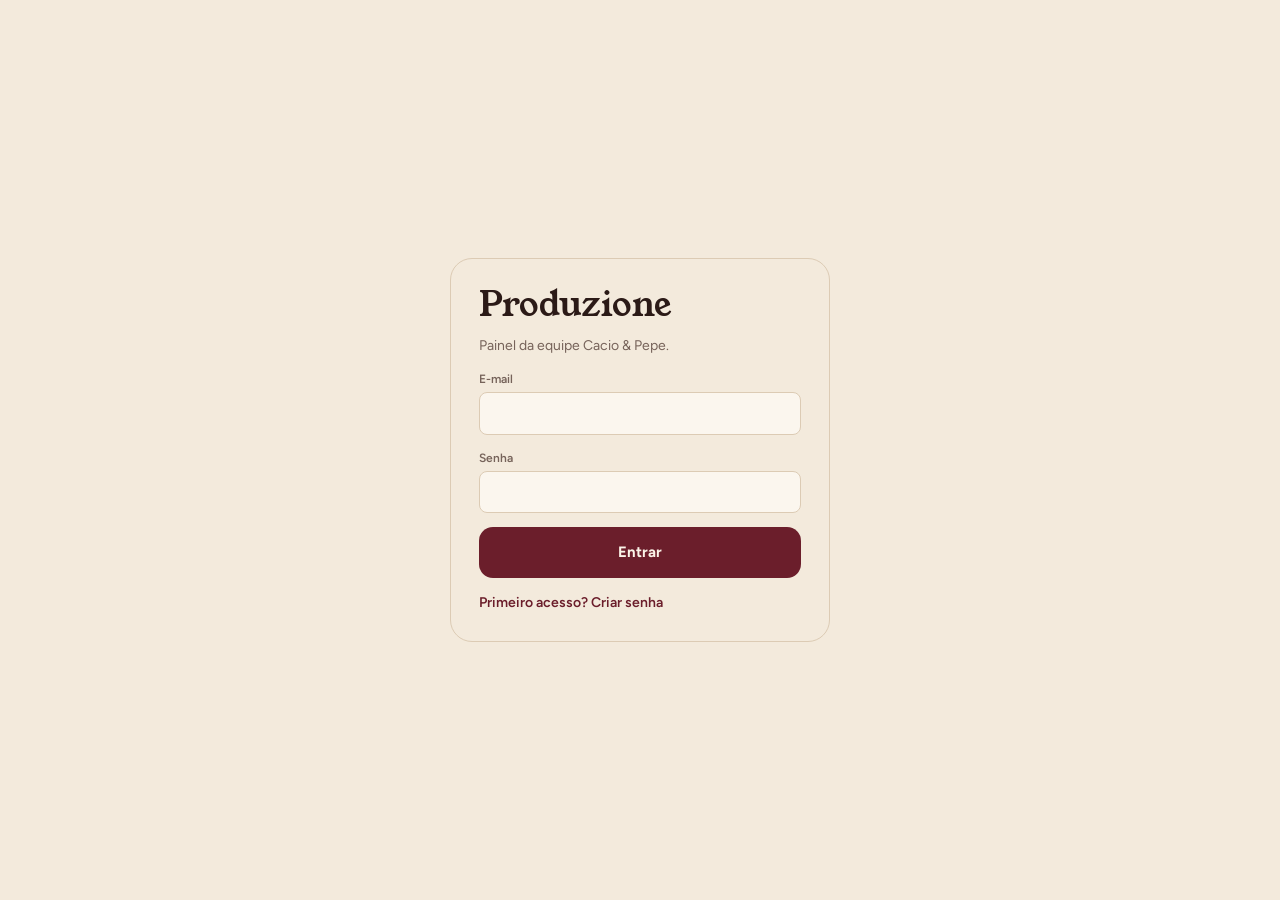
<file: painel.html>
<!doctype html>
<html lang="pt-BR" data-theme="light">
<head>
<meta charset="utf-8">
<meta name="viewport" content="width=device-width,initial-scale=1,viewport-fit=cover">
<title>Produzione — Cacio & Pepe</title>
<meta name="robots" content="noindex">
<link rel="icon" type="image/png" href="favicon.png">
<link rel="manifest" href="painel.webmanifest">
<meta name="theme-color" content="#5C1824">
<meta name="color-scheme" content="light">
<link rel="apple-touch-icon" href="icon-maskable-192.png">
<meta name="apple-mobile-web-app-capable" content="yes">
<meta name="mobile-web-app-capable" content="yes">
<meta name="apple-mobile-web-app-title" content="Produzione">
<meta name="apple-mobile-web-app-status-bar-style" content="black-translucent">
<link rel="preconnect" href="https://fonts.googleapis.com">
<link rel="stylesheet" href="https://fonts.googleapis.com/css2?family=Young+Serif&family=Figtree:wght@400;500;600;700;800&display=swap">
<link rel="stylesheet" href="base.css">
<style>
body{background:var(--bg)}
.gutter{padding-left:max(16px,env(safe-area-inset-left,0px));padding-right:max(16px,env(safe-area-inset-right,0px))}
.wrap{max-width:1080px;margin:0 auto}

/* login */
.login{min-height:100vh;display:grid;place-items:center;padding-block:40px}
.login form{background:var(--bg);border:1px solid var(--line);border-radius:var(--r-lg);padding:28px;width:100%;max-width:380px;display:flex;flex-direction:column;gap:14px}
.login h1{font-family:var(--display);font-weight:400;font-size:34px;margin:0;line-height:1}
.login p{margin:0;color:var(--muted);font-size:14px}
.swap{all:unset;cursor:pointer;color:var(--vinho);font-weight:600;font-size:14px}

/* topo */
.top{position:sticky;top:env(safe-area-inset-top,0px);z-index:20;background:var(--hero);color:#fff}
body::before{content:"";position:fixed;inset:0 0 auto;height:env(safe-area-inset-top,0px);z-index:21;background:var(--hero)}
.top-in{display:flex;align-items:center;gap:16px;padding-block:10px;flex-wrap:wrap}
.top h1{font-family:var(--display);font-weight:400;font-size:22px;margin:0;flex:none}
.tabs{display:flex;gap:4px;overflow-x:auto;flex:1;scrollbar-width:none}
.tabs::-webkit-scrollbar{display:none}
.tabs button{all:unset;cursor:pointer;padding:8px 14px;border-radius:999px;font-weight:600;white-space:nowrap;opacity:.8}
.tabs button[aria-selected="true"]{background:rgba(255,255,255,.18);opacity:1}
.tabs button:focus-visible{outline:2px solid currentColor}
.badge{background:var(--mortadela);color:var(--on-mortadela);border-radius:999px;font-size:11px;padding:1px 7px;margin-left:4px}
.out{all:unset;cursor:pointer;font-size:13px;opacity:.85}

main{padding-block:22px 60px;display:flex;flex-direction:column;gap:18px}
.bar{display:flex;flex-wrap:wrap;gap:10px;align-items:center;justify-content:space-between}
.bar h2{font-family:var(--display);font-weight:400;font-size:28px;margin:0}
.note{color:var(--muted);font-size:13px;margin:0}

.card{background:var(--surface);border:1px solid var(--line);border-radius:var(--r);padding:16px;display:flex;flex-direction:column;gap:12px;min-width:0}
.grid{display:grid;grid-template-columns:repeat(auto-fill,minmax(min(100%,320px),1fr));gap:14px}
.day-h{font-weight:800;margin:8px 0 -4px}
.day-h::first-letter{text-transform:uppercase}

.jh{display:flex;justify-content:space-between;align-items:flex-start;gap:10px}
.jh>div{min-width:0}
.jh .pill{white-space:nowrap;flex:none}
.jh b{font-size:17px}
.jh small{display:block;color:var(--muted);font-size:13px}
.meter{height:10px;border-radius:999px;background:var(--paper);overflow:hidden}
.meter span{display:block;height:100%;background:var(--vinho)}
.meter.full span{background:var(--danger)}
.mtxt{display:flex;justify-content:space-between;font-size:13px;font-variant-numeric:tabular-nums}
.mtxt b{font-size:15px}
.f3{display:grid;grid-template-columns:repeat(3,minmax(0,1fr));gap:8px}
.f2{display:grid;grid-template-columns:repeat(2,minmax(0,1fr));gap:8px}
.fl{display:flex;flex-direction:column;gap:4px;min-width:0}
.fl label,.fl span.l{font-size:12px;font-weight:600;color:var(--muted)}
.fl .input{padding:9px 10px}
.toggle{display:flex;align-items:center;justify-content:space-between;gap:10px;font-size:14px;font-weight:600;cursor:pointer}
.toggle input{width:42px;height:24px;appearance:none;background:var(--line);border-radius:999px;position:relative;cursor:pointer;flex:none;transition:background .15s}
.toggle input::after{content:"";position:absolute;top:3px;left:3px;width:18px;height:18px;border-radius:50%;background:#fff;transition:transform .15s}
.toggle input:checked{background:var(--vinho)}
.toggle input:checked::after{transform:translateX(18px)}
.toggle small{display:block;font-weight:400;color:var(--muted);font-size:12px}
.demand{background:var(--paper);border-radius:var(--r-sm);padding:10px 12px;font-size:13px}
.demand b{font-variant-numeric:tabular-nums}
.demand ul{margin:4px 0 0;padding-left:18px}
.row-act{display:flex;gap:8px;justify-content:flex-end;align-items:center}
.row-act .btn{padding:10px 16px}
.saved{font-size:13px;color:var(--ok);font-weight:600}

.global{display:flex;flex-direction:row;align-items:center;justify-content:space-between;gap:12px}
.global.on{background:var(--mortadela);color:var(--on-mortadela);border-color:transparent}

/* pedidos */
.filters{display:flex;gap:6px;flex-wrap:wrap}
.chip{all:unset;cursor:pointer;border:1.5px solid var(--line);background:var(--bg);border-radius:999px;padding:7px 13px;font-weight:600;font-size:13px}
.chip[aria-pressed="true"]{background:var(--ink);color:var(--bg);border-color:var(--ink)}
.chip:focus-visible{outline:2px solid var(--vinho)}
.ped .ph{display:flex;justify-content:space-between;gap:10px;align-items:flex-start}
.ped .num{font-family:var(--display);font-size:24px;line-height:1}
.ped .who{font-weight:700}
.ped .meta{font-size:13px;color:var(--muted)}
.ped a{color:var(--vinho);font-weight:600}
.ped ul{margin:0;padding-left:18px;font-size:14px}
.ped ul small{color:var(--muted)}
.ped .tot{display:flex;justify-content:space-between;font-weight:700;font-variant-numeric:tabular-nums;border-top:1px solid var(--line);padding-top:10px}
.st{font-size:12px;font-weight:700;border-radius:999px;padding:3px 10px;white-space:nowrap}
.st.aguardando{background:var(--mortadela);color:var(--on-mortadela)}
.st.confirmado{background:var(--pistache);color:var(--on-pistache)}
.st.entregue{background:var(--ink);color:var(--bg)}
.st.cancelado{background:var(--paper);color:var(--muted);text-decoration:line-through}
.acts{display:flex;flex-wrap:wrap;gap:6px}
.acts .btn{padding:8px 12px;font-size:13px}
.btn-danger{background:transparent;color:var(--danger);border:1.5px solid var(--line)}
.ped.cancelado{opacity:.6}

.wait{font-size:12px;font-weight:700;color:var(--muted);font-variant-numeric:tabular-nums}
.wait.late{color:var(--danger)}
.combo{background:var(--pistache);color:var(--on-pistache);border-radius:var(--r-sm);padding:6px 10px;font-size:14px}
.nota{border-left:3px solid var(--line);padding:2px 10px;font-size:13px;color:var(--muted);font-style:italic}
.btn-wa,.ped a.btn-wa{background:#1F8F4E;color:#fff;text-decoration:none}
.sim-res{margin-top:12px;padding:12px 14px;border-radius:12px;background:var(--paper);line-height:1.5}
.sim-add{margin-top:12px;padding-top:12px;border-top:1px dashed var(--line);display:flex;flex-direction:column;gap:8px}
.premio-ped{margin-top:8px;padding:8px 12px;border-radius:10px;background:color-mix(in srgb,var(--pistache,#7aa35a) 20%,var(--surface));font-size:14px;font-weight:600}
.and{font-size:12px;font-weight:700;color:var(--vinho);background:var(--paper);border-radius:999px;padding:3px 10px}
#t-campanha .kpis{margin-bottom:14px}
#t-campanha .bar{flex-wrap:wrap;gap:10px}
.cp-ed{border-top:1px dashed var(--line);margin-top:4px;padding-top:12px;display:flex;flex-direction:column;gap:14px}
.cp-form .f2{display:grid;grid-template-columns:1fr 1fr;gap:10px}
@media (max-width:640px){.cp-form .f2{grid-template-columns:1fr}}
.cp-hist ul{list-style:none;padding:0;margin:8px 0;display:flex;flex-direction:column}
.cp-hist li{display:flex;align-items:center;gap:10px;padding:8px 0;border-bottom:1px solid var(--line);font-size:14px}
.cp-hist li > span:first-child{width:34px;height:34px;flex:none;border-radius:50%;display:grid;place-items:center;background:#D9B45F;color:#5A1422;font-weight:700;font-size:13px}
.cp-hist li > span:first-child.neg{background:var(--paper);color:var(--danger,#B3261E)}
.cp-hist li > span:nth-child(2){flex:1;display:flex;flex-direction:column;min-width:0}
.cp-hist li small{color:var(--muted);font-size:12px}
.cp-add{display:grid;grid-template-columns:1fr 70px auto;gap:8px;margin-top:8px}
@media (max-width:640px){.cp-add{grid-template-columns:1fr 70px}.cp-add .btn{grid-column:1/-1}}
.cp-del{display:flex;flex-direction:column;gap:6px;align-items:flex-start}
.btn.perigo{color:var(--danger,#B3261E);border-color:color-mix(in srgb,var(--danger,#B3261E) 40%,transparent)}
.link-nome{all:unset;cursor:pointer;font-weight:700;color:inherit;text-decoration:underline;text-decoration-color:color-mix(in srgb,currentColor 30%,transparent);text-underline-offset:3px}
.link-nome:hover{text-decoration-color:currentColor}
.ped .who.link-nome{display:inline-flex;align-items:center;gap:6px;flex-wrap:wrap}
.membro{font-size:11px;font-weight:700;text-decoration:none;background:#D9B45F;color:#5A1422;border-radius:999px;padding:2px 8px}
.ficha-ov{position:fixed;inset:0;z-index:80;background:rgba(43,26,23,.45);display:flex;justify-content:flex-end}
.ficha-ov[hidden]{display:none}
.ficha{width:min(520px,100%);height:100%;background:var(--bg);display:flex;flex-direction:column;box-shadow:-10px 0 30px rgba(0,0,0,.2);animation:fichaEntra .22s ease}
@keyframes fichaEntra{from{transform:translateX(30px);opacity:0}}
.ficha-h{display:flex;justify-content:space-between;align-items:center;gap:10px;padding:calc(14px + env(safe-area-inset-top)) 18px 14px;border-bottom:1px solid var(--line);font-size:18px}
.ficha-b{flex:1;overflow:auto;padding:16px 18px calc(24px + env(safe-area-inset-bottom));display:flex;flex-direction:column;gap:14px}
.ficha-top{display:flex;flex-direction:column;gap:10px;align-items:flex-start}
.ficha-k{grid-template-columns:repeat(2,minmax(0,1fr))!important}
.ficha-pass .cp-dots i{width:18px;height:18px}
.ficha-fav{margin:0;font-size:14px}
.ficha-h4{margin:6px 0 0;font-size:15px}
.ficha-peds{list-style:none;padding:0;margin:0;display:flex;flex-direction:column}
.ficha-peds li{display:flex;justify-content:space-between;gap:12px;padding:10px 0;border-bottom:1px solid var(--line);font-size:14px}
.ficha-peds li.cancelado{opacity:.5}
.ficha-peds li > div{display:flex;flex-direction:column;min-width:0}
.ficha-peds li .r{text-align:right;flex:none}
.ficha-peds small{color:var(--muted);font-size:12px}
.cp-lista{display:flex;flex-direction:column;margin-top:8px}
.cp-cli{padding:14px 0;border-bottom:1px solid var(--line);display:flex;flex-direction:column;gap:8px}
.cp-cli:last-child{border-bottom:0}
.cp-top{display:flex;justify-content:space-between;gap:10px;align-items:flex-start}
.cp-nome{display:flex;flex-direction:column;min-width:0}
.cp-nome small{color:var(--muted);font-size:12px;overflow:hidden;text-overflow:ellipsis}
.cp-mid{display:flex;align-items:center;gap:12px}
.cp-dots{display:inline-flex;gap:4px}
.cp-dots i{width:13px;height:13px;border-radius:50%;border:1.5px solid #D9B45F;display:block}
.cp-dots i.meta{border-width:2px;border-color:#A57A2C}
.cp-dots i.on{background:#D9B45F;border-color:#D9B45F}
.cp-num{font-size:13px;color:var(--muted)}
.cp-num b{color:var(--ink);font-size:15px}
.cp-info{font-size:12.5px;color:var(--muted)}
.cp-filtros .chip span{opacity:.6;margin-left:2px}
.linkpg{border-top:1px dashed var(--line);margin-top:10px;padding-top:10px;display:flex;flex-direction:column;gap:8px}
.avisos{background:color-mix(in srgb,var(--mortadela) 22%,var(--surface));border-radius:12px;padding:10px 14px;margin:0 0 12px;font-size:14px}
.avisos ul{margin:6px 0 0;padding-left:18px}
.it-list{display:grid;grid-template-columns:repeat(auto-fill,minmax(min(100%,240px),1fr));gap:6px 14px}
.it-row{display:flex;align-items:center;justify-content:space-between;gap:10px;font-size:14px;min-width:0}
.it-row small{color:var(--muted)}
.it-row .it-q{width:72px;flex:none;padding:7px 8px}
#f-novo{border:2px solid var(--vinho)}
/* cardápio */
.pe summary{cursor:pointer;display:flex;gap:12px;align-items:center;list-style:none}
.pe summary::-webkit-details-marker{display:none}
.pe .mini{width:52px;height:52px;border-radius:var(--r-sm);background:var(--paper);overflow:hidden;flex:none}
.pe .mini img{width:100%;height:100%;object-fit:cover}
.pe .sn{flex:1;min-width:0}
.pe .sn b{display:block}
.pe .sn small{color:var(--muted)}
.pe[open] summary{padding-bottom:12px;border-bottom:1px solid var(--line);margin-bottom:12px}
.pe .body{display:flex;flex-direction:column;gap:12px}
.photos{display:flex;flex-wrap:wrap;gap:8px}
.ph-i{position:relative;width:96px;height:96px;border-radius:var(--r-sm);overflow:hidden;background:var(--paper)}
.ph-i img{width:100%;height:100%;object-fit:cover}
.ph-i .ctl{position:absolute;inset:auto 0 0 0;display:flex;justify-content:space-between;background:rgba(0,0,0,.55)}
.ph-i .ctl button{all:unset;cursor:pointer;color:#fff;font-size:13px;padding:3px 7px}
.ph-i .first{position:absolute;top:4px;left:4px;background:var(--vinho);color:var(--on-vinho);font-size:10px;font-weight:700;border-radius:999px;padding:1px 6px}
.up{width:96px;height:96px;border:1.5px dashed var(--line);border-radius:var(--r-sm);display:grid;place-items:center;text-align:center;font-size:12px;color:var(--muted);cursor:pointer;padding:6px}
.up input{display:none}
.og{border:1px solid var(--line);border-radius:var(--r-sm);padding:10px;display:flex;flex-direction:column;gap:8px}
.og-h{display:flex;gap:8px;align-items:center}
.og-h .input{flex:1}
.small-btn{all:unset;cursor:pointer;font-size:13px;font-weight:600;color:var(--vinho)}
.small-btn.rm{color:var(--danger)}
.small-btn:focus-visible{outline:2px solid var(--vinho)}

/* estoque, compras, financeiro */
.acts{display:flex;flex-wrap:wrap;gap:8px;align-items:center}
.aviso{background:var(--mortadela);color:var(--on-mortadela);border-color:transparent}
.aviso .note{color:inherit}
.kpis{display:grid;grid-template-columns:repeat(auto-fit,minmax(min(100%,200px),1fr));gap:12px}
.kpi{background:var(--surface);border:1px solid var(--line);border-radius:var(--r);padding:14px 16px;display:flex;flex-direction:column;gap:4px;min-width:0}
.kpi span{font-size:13px;color:var(--muted)}
.kpi b{font-size:22px;font-variant-numeric:tabular-nums}
.pos{color:var(--ok)} .neg{color:var(--danger)}
.pill.bad{background:var(--mortadela);color:var(--on-mortadela)}
.pill.warnp{background:#F3E2B8;color:#5E4206}
:root[data-theme="dark"] .pill.warnp{background:#4A3A12;color:#F0D9A0}
@media (prefers-color-scheme: dark){:root:not([data-theme="light"]) .pill.warnp{background:#4A3A12;color:#F0D9A0}}
.lista{margin:0;padding-left:18px;display:flex;flex-direction:column;gap:4px;font-size:14px}
.passos{margin:10px 0 0;padding-left:20px;display:flex;flex-direction:column;gap:6px;font-size:14px}
.passos ul{margin:4px 0 0;padding-left:18px;display:flex;flex-direction:column;gap:3px}
.passos code{background:var(--paper);padding:1px 5px;border-radius:5px}
.pend{border-color:var(--vinho)}
.pend .lista{list-style:none;padding:0;gap:10px}
.pend .lista li{display:flex;justify-content:space-between;align-items:center;gap:10px;flex-wrap:wrap}
.atalho{margin-top:16px}
.card.tbl{padding:0;overflow-x:auto}
table.est,table.fin{border-collapse:collapse;width:100%;min-width:640px;font-size:14px;font-variant-numeric:tabular-nums}
table.est th,table.fin th{text-align:left;font-size:12px;color:var(--muted);font-weight:600;padding:10px 12px;border-bottom:1px solid var(--line)}
table.est td,table.fin td{padding:9px 12px;border-top:1px solid var(--line);vertical-align:middle}
table.est tbody tr:first-child td,table.fin tbody tr:first-child td{border-top:0}
table.est .cnt{width:110px;padding:7px 8px;display:inline-block}
.mes{display:flex;align-items:center;gap:6px;font-size:16px}
.mes b{min-width:150px;text-align:center}
.icon-btn{all:unset;cursor:pointer;width:36px;height:36px;border-radius:50%;display:grid;place-items:center;font-size:22px;border:1px solid var(--line);background:var(--surface)}
.icon-btn:focus-visible{outline:2px solid var(--vinho)}
details.card summary{cursor:pointer;list-style:none}
details.card summary::-webkit-details-marker{display:none}
details.card summary small{display:block;color:var(--muted);font-size:13px}
.itens-compra{display:flex;flex-direction:column;gap:8px}
.ic{display:grid;grid-template-columns:minmax(0,1.4fr) minmax(0,1.2fr) minmax(0,1fr) 100px auto;gap:8px;align-items:center;padding:8px;border-radius:var(--r-sm);border:1px solid var(--line)}
.ic.sug{border-color:var(--warn);border-style:dashed}
.ic-q{display:flex;align-items:center;gap:6px;min-width:0}
.ic-q .input{min-width:0;flex:1}
.ficha{display:flex;flex-direction:column;gap:6px}
.fr{display:grid;grid-template-columns:minmax(0,1.6fr) minmax(0,1fr) minmax(0,1fr) 80px auto;gap:8px;align-items:center}
.ficha-custos{display:flex;flex-wrap:wrap;gap:10px}
.ficha-custos div{background:var(--paper);border-radius:var(--r-sm);padding:8px 12px;display:flex;flex-direction:column;min-width:120px}
.ficha-custos span{font-size:12px;color:var(--muted)}
.ficha-custos b{font-size:18px;font-variant-numeric:tabular-nums}
.ficha-custos small{font-size:12px;font-weight:700}
@media (max-width:640px){
  .ic{grid-template-columns:minmax(0,1fr) auto}
  .ic > :nth-child(-n+3){grid-column:1/-1}
  .fr{grid-template-columns:1fr 1fr}
  .fr > :first-child{grid-column:1/-1}
}
@media (max-width:640px){
  .top-in{gap:8px 12px}
  .tabs{order:3;flex-basis:100%;margin-inline:-4px}
  .kpis{grid-template-columns:repeat(2,minmax(0,1fr))}
  .kpi b{font-size:18px}
  .card.tbl table.est{min-width:0;display:block;width:100%}
  table.est thead{display:none}
  table.est tbody,table.est tr,table.est td{display:block}
  table.est tr{display:grid;grid-template-columns:repeat(2,minmax(0,1fr));gap:6px 12px;padding:12px 14px;border-top:1px solid var(--line)}
  table.est tbody tr:first-child{border-top:0}
  table.est td{padding:0;border:0}
  table.est td:first-child,table.est td.st-cel{grid-column:1/-1}
  table.est td[data-l]:not([data-l=""])::before{content:attr(data-l);display:block;font-size:11px;color:var(--muted);font-weight:600}
  table.est td[data-l=""]{display:none}
  .card.tbl:has(table.est){overflow-x:visible}
}
/* celular: app com barra de abas embaixo */
.bnav,.mais,.mais-scrim{display:none}
@media (max-width:640px){
  html{-webkit-text-size-adjust:100%}
  body::before{display:none}
  .top{position:static;padding-top:env(safe-area-inset-top,0px)}
  .top-in{padding-block:12px 14px}
  .top h1{font-size:22px}
  .top .tabs,.top .out{display:none}
  .login{padding-top:calc(40px + env(safe-area-inset-top,0px))}
  main{padding-block:16px calc(100px + env(safe-area-inset-bottom,0px));gap:14px}
  .bnav{display:grid;grid-template-columns:repeat(5,minmax(0,1fr));position:fixed;left:0;right:0;bottom:0;z-index:40;background:var(--surface);border-top:1px solid var(--line);
    padding:6px max(6px,env(safe-area-inset-right,0px)) calc(6px + env(safe-area-inset-bottom,0px)) max(6px,env(safe-area-inset-left,0px));box-shadow:0 -6px 20px rgba(60,25,20,.08)}
  .bnav button{all:unset;position:relative;display:flex;flex-direction:column;align-items:center;gap:3px;padding:6px 0 4px;font-size:11px;font-weight:600;color:var(--muted);cursor:pointer;-webkit-tap-highlight-color:transparent;min-width:0}
  .bnav svg{width:24px;height:24px}
  .bnav button[aria-selected="true"],.bnav button.on,.bnav button[aria-expanded="true"]{color:var(--vinho)}
  .bnav button[aria-selected="true"]::before,.bnav button.on::before{content:"";position:absolute;top:-6px;left:28%;right:28%;height:3px;border-radius:0 0 3px 3px;background:var(--vinho)}
  .bnav button:focus-visible{outline:2px solid var(--vinho);border-radius:10px}
  .bnav .badge{position:absolute;top:0;left:calc(50% + 6px);margin:0}
  .mais-scrim{display:block;position:fixed;inset:0;z-index:38;background:rgba(20,10,10,.35)}
  .mais{display:grid;grid-template-columns:repeat(2,minmax(0,1fr));gap:8px;position:fixed;left:0;right:0;bottom:0;z-index:39;background:var(--surface);border-radius:22px 22px 0 0;
    padding:16px max(16px,env(safe-area-inset-right,0px)) calc(86px + env(safe-area-inset-bottom,0px)) max(16px,env(safe-area-inset-left,0px));box-shadow:var(--shadow)}
  .mais[hidden],.mais-scrim[hidden]{display:none}
  .mais button{all:unset;display:flex;align-items:center;gap:10px;padding:14px;border-radius:14px;background:var(--paper);font-weight:600;cursor:pointer}
  .mais button[aria-selected="true"]{background:var(--vinho);color:var(--on-vinho)}
  .mais svg{width:22px;height:22px;flex:none}
  .toast{bottom:calc(88px + env(safe-area-inset-bottom,0px))}
  /* campos com 16px: o iPhone não dá zoom ao tocar */
  .input,select.input,textarea.input,input,select,textarea{font-size:16px}
  .bar{flex-wrap:wrap;gap:10px}
  .bar h2{font-size:26px}
  .bar > .acts,.bar > .btn{width:100%}
  .bar > .acts .btn,.bar > .acts label.btn{flex:1}
  .bar > .filters,.filters{overflow-x:auto;flex-wrap:nowrap;scrollbar-width:none;margin-inline:-16px;padding-inline:16px;width:calc(100% + 32px)}
  .filters::-webkit-scrollbar{display:none}
  .filters .chip{flex:none}
  .mes{width:100%;justify-content:space-between}
  .day-h{margin-top:4px}
  .card{padding:14px}
  .f3,.f2{grid-template-columns:1fr}
  form[data-j] .f3{grid-template-columns:repeat(3,minmax(0,1fr))}
  .acts .btn{padding:11px 14px}
  .row-act{flex-wrap:wrap}
  .card.tbl table.fin{min-width:0;display:block;width:100%}
  table.fin thead{display:none}
  table.fin tbody,table.fin td{display:block}
  table.fin tr{display:grid;grid-template-columns:minmax(0,1fr) auto;gap:2px 12px;padding:11px 14px;border-top:1px solid var(--line)}
  table.fin tbody tr:first-child{border-top:0}
  table.fin td{padding:0;border:0}
  table.fin td:nth-child(1){grid-column:1;font-size:12px;color:var(--muted)}
  table.fin td:nth-child(2){grid-column:1;grid-row:2}
  table.fin td:nth-child(3){grid-column:1;grid-row:3;font-size:12px;color:var(--muted)}
  table.fin td:nth-child(4){grid-column:2;grid-row:1 / span 2;align-self:center;font-weight:700}
  table.fin td:nth-child(5){grid-column:2;grid-row:3;text-align:right}
  .kpi{padding:12px 14px}
  .kpi span{font-size:12px}
}
/* leitor de QR ao vivo */
.scanner{position:fixed;inset:0;z-index:100;background:#000;color:#fff;display:flex;flex-direction:column}
.scanner video{position:absolute;inset:0;width:100%;height:100%;object-fit:cover}
.sc-mira{position:absolute;inset:0;display:grid;place-items:center;pointer-events:none}
.sc-mira span{width:min(68vw,300px);aspect-ratio:1;max-width:100%;border-radius:22px;box-shadow:0 0 0 100vmax rgba(0,0,0,.5);border:3px solid rgba(255,255,255,.9);transition:border-color .15s}
.scanner.ok .sc-mira span{border-color:#8BD17C}
.sc-top{position:relative;display:flex;justify-content:space-between;padding:calc(12px + env(safe-area-inset-top,0px)) max(16px,env(safe-area-inset-right,0px)) 12px max(16px,env(safe-area-inset-left,0px))}
.sc-btn{all:unset;cursor:pointer;min-width:44px;height:44px;padding:0 12px;border-radius:999px;background:rgba(0,0,0,.55);color:#fff;display:grid;place-items:center;font-weight:700;font-size:15px}
.sc-btn.on{background:#fff;color:#000}
.sc-btn:focus-visible{outline:2px solid #fff}
.sc-bot{position:relative;margin-top:auto;display:flex;flex-direction:column;align-items:center;gap:14px;text-align:center;padding:16px max(16px,env(safe-area-inset-right,0px)) calc(24px + env(safe-area-inset-bottom,0px)) max(16px,env(safe-area-inset-left,0px))}
.sc-bot p{margin:0;font-size:17px;font-weight:600;text-shadow:0 1px 4px rgba(0,0,0,.6)}
.sc-foto{cursor:pointer;padding:12px 18px;border-radius:999px;background:rgba(255,255,255,.16);border:1px solid rgba(255,255,255,.35);font-weight:600}
/* ajustes */
.tbl{overflow-x:auto}
.tbl table{border-collapse:collapse;width:100%;min-width:760px;font-size:14px}
.tbl th{text-align:left;font-size:12px;color:var(--muted);font-weight:600;padding:6px}
.tbl td{padding:6px;border-top:1px solid var(--line);vertical-align:middle}
.tbl .input{padding:8px}
.empty{color:var(--muted);text-align:center;padding:30px}
.err{color:var(--danger);font-size:14px;font-weight:600}
.err:empty{display:none}
@media (max-width:520px){.f3{grid-template-columns:repeat(2,minmax(0,1fr))}}
</style>
</head>
<body>

<!-- Login -->
<section class="login gutter" id="v-login" hidden>
  <form id="f-login" novalidate>
    <h1>Produzione</h1>
    <p id="login-sub">Painel da equipe Cacio &amp; Pepe.</p>
    <div class="fl"><label for="l-email">E-mail</label><input class="input" id="l-email" type="email" autocomplete="email" required></div>
    <div class="fl"><label for="l-senha">Senha</label><input class="input" id="l-senha" type="password" autocomplete="current-password" minlength="6" required></div>
    <div class="err" id="l-err" role="alert"></div>
    <button class="btn btn-primary" type="submit" id="l-btn">Entrar</button>
    <button class="swap" type="button" id="l-swap">Primeiro acesso? Criar senha</button>
  </form>
</section>

<!-- Sem acesso -->
<section class="login gutter" id="v-noaccess" hidden>
  <div class="card" style="max-width:420px">
    <h2 style="font-family:var(--display);font-weight:400;margin:0">Conta sem acesso ao painel</h2>
    <p class="note" id="na-txt"></p>
    <button class="btn btn-ghost" type="button" id="na-out">Sair</button>
  </div>
</section>

<!-- App -->
<div id="v-app" hidden>
  <header class="top"><div class="wrap gutter top-in">
    <h1>Produzione</h1>
    <nav class="tabs" role="tablist">
      <button role="tab" data-tab="producao" aria-selected="true">Produção</button>
      <button role="tab" data-tab="pedidos" aria-selected="false">Pedidos<span class="badge" id="b-ped" hidden></span></button>
      <button role="tab" data-tab="estoque" aria-selected="false">Estoque</button>
      <button role="tab" data-tab="compras" aria-selected="false">Compras</button>
      <button role="tab" data-tab="financeiro" aria-selected="false">Financeiro</button>
      <button role="tab" data-tab="cardapio" aria-selected="false">Cardápio</button>
      <button role="tab" data-tab="campanha" aria-selected="false">Campanha</button>
      <button role="tab" data-tab="ajustes" aria-selected="false">Ajustes</button>
    </nav>
    <button class="out" type="button" id="out">Sair</button>
  </div></header>


  <nav class="bnav" aria-label="Seções">
    <button type="button" data-tab="producao" aria-selected="true"><svg viewBox="0 0 24 24" fill="none" stroke="currentColor" stroke-width="1.8" stroke-linecap="round" stroke-linejoin="round" aria-hidden="true"><path d="M3.5 13c0-4.4 3.8-7 8.5-7s8.5 2.6 8.5 7v5h-17z"/><path d="M8 9.5l1 3M12 8.5v4M16 9.5l-1 3"/></svg><span>Produção</span></button>
    <button type="button" data-tab="pedidos" aria-selected="false"><svg viewBox="0 0 24 24" fill="none" stroke="currentColor" stroke-width="1.8" stroke-linecap="round" stroke-linejoin="round" aria-hidden="true"><path d="M6 3h12v18l-3-2-3 2-3-2-3 2z"/><path d="M9 8h6M9 12h6M9 16h3"/></svg><span>Pedidos</span><span class="badge b-ped2" hidden></span></button>
    <button type="button" data-tab="estoque" aria-selected="false"><svg viewBox="0 0 24 24" fill="none" stroke="currentColor" stroke-width="1.8" stroke-linecap="round" stroke-linejoin="round" aria-hidden="true"><path d="M3 7.5l9-4.5 9 4.5v9L12 21l-9-4.5z"/><path d="M3 7.5l9 4.5 9-4.5M12 12v9"/></svg><span>Estoque</span></button>
    <button type="button" data-tab="compras" aria-selected="false"><svg viewBox="0 0 24 24" fill="none" stroke="currentColor" stroke-width="1.8" stroke-linecap="round" stroke-linejoin="round" aria-hidden="true"><path d="M4 8V4h4M16 4h4v4M20 16v4h-4M8 20H4v-4"/><path d="M8 9v6M11 9v6M14 9v6M17 9v6"/></svg><span>Compras</span></button>
    <button type="button" id="b-mais" aria-expanded="false" aria-controls="mais"><svg viewBox="0 0 24 24" fill="none" stroke="currentColor" stroke-width="1.8" stroke-linecap="round" stroke-linejoin="round" aria-hidden="true"><circle cx="5" cy="12" r="1.3"/><circle cx="12" cy="12" r="1.3"/><circle cx="19" cy="12" r="1.3"/></svg><span>Mais</span></button>
  </nav>
  <div class="mais-scrim" id="mais-scrim" hidden></div>
  <div class="mais" id="mais" hidden>
    <button type="button" data-tab="financeiro"><svg viewBox="0 0 24 24" fill="none" stroke="currentColor" stroke-width="1.8" stroke-linecap="round" stroke-linejoin="round" aria-hidden="true"><path d="M4 19h16M6 16v-5M10 16V8M14 16v-7M18 16V5"/></svg><span>Financeiro</span></button>
    <button type="button" data-tab="campanha"><svg viewBox="0 0 24 24" fill="none" stroke="currentColor" stroke-width="1.8" stroke-linecap="round" stroke-linejoin="round" aria-hidden="true"><rect x="5" y="3" width="14" height="18" rx="2"/><circle cx="12" cy="10.5" r="3.2"/><path d="M9 17h6"/></svg><span>Campanha</span></button>
    <button type="button" data-tab="cardapio"><svg viewBox="0 0 24 24" fill="none" stroke="currentColor" stroke-width="1.8" stroke-linecap="round" stroke-linejoin="round" aria-hidden="true"><path d="M6 3h11a1 1 0 011 1v16a1 1 0 01-1 1H6z"/><path d="M9 8h6M9 12h6M9 16h4"/></svg><span>Cardápio</span></button>
    <button type="button" data-tab="ajustes"><svg viewBox="0 0 24 24" fill="none" stroke="currentColor" stroke-width="1.8" stroke-linecap="round" stroke-linejoin="round" aria-hidden="true"><circle cx="12" cy="12" r="3"/><path d="M19.4 15a1.6 1.6 0 00.3 1.8l.1.1a2 2 0 11-2.8 2.8l-.1-.1a1.6 1.6 0 00-1.8-.3 1.6 1.6 0 00-1 1.5V21a2 2 0 11-4 0v-.1a1.6 1.6 0 00-1-1.5 1.6 1.6 0 00-1.8.3l-.1.1a2 2 0 11-2.8-2.8l.1-.1a1.6 1.6 0 00.3-1.8 1.6 1.6 0 00-1.5-1H3a2 2 0 110-4h.1a1.6 1.6 0 001.5-1 1.6 1.6 0 00-.3-1.8l-.1-.1a2 2 0 112.8-2.8l.1.1a1.6 1.6 0 001.8.3H9a1.6 1.6 0 001-1.5V3a2 2 0 114 0v.1a1.6 1.6 0 001 1.5 1.6 1.6 0 001.8-.3l.1-.1a2 2 0 112.8 2.8l-.1.1a1.6 1.6 0 00-.3 1.8V9a1.6 1.6 0 001.5 1H21a2 2 0 110 4h-.1a1.6 1.6 0 00-1.5 1z"/></svg><span>Ajustes</span></button>
    <button type="button" id="out2"><svg viewBox="0 0 24 24" fill="none" stroke="currentColor" stroke-width="1.8" stroke-linecap="round" stroke-linejoin="round" aria-hidden="true"><path d="M15 4h4v16h-4M10 8l-4 4 4 4M6 12h10"/></svg><span>Sair</span></button>
  </div>
  <main class="wrap gutter">
    <section id="t-producao"></section>
    <section id="t-pedidos" hidden></section>
    <section id="t-estoque" hidden></section>
    <section id="t-compras" hidden></section>
    <section id="t-financeiro" hidden></section>
    <section id="t-cardapio" hidden></section>
    <section id="t-campanha" hidden></section>
    <section id="t-ajustes" hidden></section>
  </main>
</div>

<div class="toast" id="toast" hidden role="status"></div>

<script src="supabase.js"></script>
<script src="config.js"></script>
<script src="jsQR.js"></script>
<script src="estoque.js"></script>
<script src="leitor-pedido.js"></script>
<script src="campanha.js"></script>
<script>
(function(){
  const $ = id => document.getElementById(id);
  const { brl, esc } = U;
  const ETAPAS = [["planejado","Planejado"],["massa","Massa"],["dobras","Dobras"],["fermentacao","Fermentação"],["modelagem","Modelagem"],["forno","Forno"],["pronto","Pronto"]];
  const DIA_OPTS = U.DIAS.map((d,i)=>[i,d]);
  let tab = "producao", CFG = null, JAN = [], PEDS = [], PRODS = [], JANELAS = [];
  let pedFiltro = "ativos", novos = 0;

  function toast(m){ const t=$("toast"); t.textContent=m; t.hidden=false; clearTimeout(toast._t); toast._t=setTimeout(()=>t.hidden=true,2600); }
  const TABS = ["producao","pedidos","estoque","compras","financeiro","cardapio","campanha","ajustes"];
  const MOD = Modulos({ $, toast, cfg: () => CFG });
  const CAMP = Campanha({ $, toast, cfg: () => CFG });
  addEventListener("hashchange", () => { const h = location.hash.slice(1); if (TABS.includes(h) && h !== tab && !$("v-app").hidden) abrirTab(h); });
  function show(v){ ["v-login","v-noaccess","v-app"].forEach(x=>$(x).hidden = x!==v); }

  // ---------- autenticação ----------
  let modoCadastro = false;
  $("l-swap").onclick = () => {
    modoCadastro = !modoCadastro;
    $("l-btn").textContent = modoCadastro ? "Criar senha" : "Entrar";
    $("l-swap").textContent = modoCadastro ? "Já tenho senha" : "Primeiro acesso? Criar senha";
    $("login-sub").textContent = modoCadastro ? "Use o e-mail que foi liberado para o painel e escolha uma senha (mínimo 6 caracteres)." : "Painel da equipe Cacio & Pepe.";
    $("l-senha").autocomplete = modoCadastro ? "new-password" : "current-password";
    $("l-err").textContent = "";
  };
  $("f-login").onsubmit = async e => {
    e.preventDefault();
    const email = $("l-email").value.trim(), password = $("l-senha").value;
    if (!email || password.length < 6) { $("l-err").textContent = "Preencha e-mail e senha (mínimo 6 caracteres)."; return; }
    $("l-btn").disabled = true; $("l-err").textContent = "";
    const r = modoCadastro ? await sb.auth.signUp({ email, password, options:{ emailRedirectTo: location.origin + location.pathname } }) : await sb.auth.signInWithPassword({ email, password });
    $("l-btn").disabled = false;
    if (r.error) {
      const m = r.error.message || "";
      $("l-err").textContent = /invalid login/i.test(m) ? "E-mail ou senha incorretos." : /already registered/i.test(m) ? "Esse e-mail já tem senha. Use Entrar." : /confirm/i.test(m) ? "Confirme seu e-mail pelo link que enviamos e depois entre." : m;
      return;
    }
    if (modoCadastro && !r.data.session) { $("l-err").textContent = "Enviamos um link de confirmação para o seu e-mail. Confirme e depois entre aqui."; return; }
    iniciar();
  };
  async function sair(){ await sb.auth.signOut(); location.reload(); }
  $("out").onclick = sair; $("na-out").onclick = sair;

  async function iniciar(){
    const { data:{ session } } = await sb.auth.getSession();
    if (!session) { show("v-login"); return; }
    const { data:eq } = await sb.rpc("entrar_por_convite");
    if (!eq) { $("na-txt").textContent = `Você entrou como ${session.user.email}, mas esse e-mail ainda não foi liberado. Peça para alguém da equipe adicionar em Ajustes → Equipe e crie a conta de novo, ou fale com o Caio.`; show("v-noaccess"); return; }
    show("v-app");
    await carregarBase();
    const h = location.hash.slice(1); if (TABS.includes(h)) tab = h;
    abrirTab(tab);
    aviseNotificacoes();
    tempoReal();
  }

  // ---------- dados ----------
  async function carregarBase(){
    const [c, j, p] = await Promise.all([
      sb.from("config").select("*").eq("id",1).single(),
      sb.from("janelas").select("*").order("ordem"),
      sb.from("produtos").select("*").order("ordem").order("nome"),
    ]);
    CFG = c.data; JANELAS = j.data || []; PRODS = p.data || [];
  }
  const hoje = () => U.hojeSP();
  async function carregarProducao(){
    const de = hoje(), ate = U.somaDias(de, 13);
    const [j, p] = await Promise.all([
      sb.rpc("painel_janelas", { p_de: de, p_ate: ate }),
      sb.from("pedidos").select("*").gte("data", de).lte("data", ate).neq("status","cancelado"),
    ]);
    if (j.error) { toast(U.erro(j.error)); return; }
    JAN = j.data || []; PEDS = p.data || [];
  }

  // ---------- abas ----------
  document.querySelectorAll("[data-tab]").forEach(b => b.onclick = () => { fecharMais(); abrirTab(b.dataset.tab); });
  function fecharMais(){ $("mais").hidden = true; $("mais-scrim").hidden = true; $("b-mais").setAttribute("aria-expanded","false"); }
  $("b-mais").onclick = () => { const abre = $("mais").hidden; $("mais").hidden = !abre; $("mais-scrim").hidden = !abre; $("b-mais").setAttribute("aria-expanded", String(abre)); };
  $("mais-scrim").onclick = fecharMais;
  $("out2").onclick = () => sair();
  function badgePedidos(n){ document.querySelectorAll("#b-ped,.b-ped2").forEach(b => { b.textContent = n; b.hidden = !n; }); }
  function abrirTab(t){
    tab = t;
    document.querySelectorAll("[data-tab]").forEach(b => b.setAttribute("aria-selected", String(b.dataset.tab===t)));
    $("b-mais").classList.toggle("on", ["financeiro","cardapio","campanha","ajustes"].includes(t));
    scrollTo({ top:0 });
    TABS.forEach(x => $("t-"+x).hidden = x!==t);
    try { history.replaceState(null, "", "#"+t); } catch(e) {}
    if (matchMedia("(min-width:641px)").matches) document.querySelector(`.tabs button[data-tab="${t}"]`)?.scrollIntoView({ block:"nearest", inline:"center" });
    if (t==="pedidos") { novos = 0; badgePedidos(0); }
    ({ producao:renderProducao, pedidos:renderPedidos, estoque:MOD.renderEstoque, compras:MOD.renderCompras, financeiro:MOD.renderFinanceiro, cardapio:renderCardapio, campanha:CAMP.render, ajustes:renderAjustes })[t]();
  }

  // ---------- PRODUÇÃO ----------
  function statusJanela(j){
    if (j.bloqueado) return `<span class="pill off">Vendas bloqueadas</span>`;
    if (j.modo==="regular") return `<span class="pill ok">Aberta até ${U.quando(j.corte)} ${U.hora(j.corte)}</span>`;
    if (j.modo==="extra") return `<span class="pill extra">Vendas extras abertas</span>`;
    return `<span class="pill off">Encomendas encerradas</span>`;
  }
  function demanda(j){
    const ps = PEDS.filter(p=>p.data===j.data && p.janela_id===j.janela_id);
    if (!ps.length) return `<div class="demand">Nenhum pedido ainda.</div>`;
    const cont = {};
    ps.forEach(p => p.itens.forEach(i => { const k = i.nome + (i.opcao?` — ${i.opcao.replace(/^[^:]+:\s*/,"")}`:""); cont[k]=(cont[k]||0)+i.qtd; }));
    const ag = ps.filter(p=>p.status==="aguardando").length;
    return `<div class="demand"><b>${ps.length}</b> pedido${ps.length>1?"s":""}${ag?` (${ag} aguardando confirmação)`:""}. Montar:<ul>${Object.entries(cont).map(([k,v])=>`<li><b>${v}×</b> ${esc(k)}</li>`).join("")}</ul></div>`;
  }
  async function renderProducao(){
    const el = $("t-producao");
    el.innerHTML = `<p class="note">Carregando…</p>`;
    await carregarProducao();
    // turnos que já passaram do corte, sem vendas extras e sem nenhum pedido saem da tela sozinhos
    const agora = new Intl.DateTimeFormat("sv-SE", { timeZone:"America/Sao_Paulo", year:"numeric", month:"2-digit", day:"2-digit", hour:"2-digit", minute:"2-digit", second:"2-digit" }).format(new Date()).replace(" ", "T");
    const temPedido = j => PEDS.some(p => p.data===j.data && p.janela_id===j.janela_id);
    const encerradoVazio = j => !j.bloqueado && !j.vendas_extras && String(j.corte).slice(0,19) <= agora && !temPedido(j);
    const escondidos = JAN.filter(encerradoVazio).length;
    const dias = {}; JAN.filter(j => !encerradoVazio(j)).forEach(j => (dias[j.data] ||= []).push(j));
    el.innerHTML = `
      <div class="bar"><h2>Produção</h2><p class="note">A capacidade de cada horário usa os pães aprovados; sem aprovados, os planejados; sem nada, a capacidade padrão.</p></div>
      <div class="card global ${CFG.vendas_pausadas?"on":""}">
        <label class="toggle" style="flex:1"><span>Pausar todas as encomendas<small>O cardápio continua no ar, mas ninguém consegue pedir. Pedidos feitos continuam valendo.</small></span>
        <input type="checkbox" id="pausa" ${CFG.vendas_pausadas?"checked":""}></label>
      </div>
      ${Object.keys(dias).length?Object.entries(dias).map(([d,js])=>`<div class="day-h">${U.diaLongo(d)}</div><div class="grid">${js.map(cardJanela).join("")}</div>`).join(""):`<p class="empty">Nenhum horário de entrega nas próximas duas semanas. Confira os horários em Ajustes.</p>`}
      ${escondidos?`<p class="note" style="margin-top:14px">${escondidos} turno${escondidos>1?"s":""} já encerrado${escondidos>1?"s":""} sem pedidos ${escondidos>1?"foram escondidos":"foi escondido"}.</p>`:""}`;
    $("pausa").onchange = async e => {
      const { error } = await sb.from("config").update({ vendas_pausadas: e.target.checked }).eq("id",1);
      if (error) { toast(U.erro(error)); e.target.checked = !e.target.checked; return; }
      CFG.vendas_pausadas = e.target.checked; toast(e.target.checked ? "Encomendas pausadas" : "Encomendas retomadas"); renderProducao();
    };
    el.querySelectorAll("form[data-j]").forEach(f => f.onsubmit = salvarJanela);
  }
  function cardJanela(j){
    const k = `${j.data}|${j.janela_id}`; const id = k.replace(/[^a-z0-9]/gi,"_");
    const pct = j.capacidade ? Math.min(100, Math.round(j.reservados/j.capacidade*100)) : 100;
    const n = (v)=> v==null?"":v;
    return `<form class="card" data-j="${esc(k)}" data-res="${j.reservados}">
      <div class="jh"><div><b>${esc(j.turno)}</b><small>${j.horario?esc(j.horario)+" · ":""}corte ${U.quando(j.corte)} ${U.hora(j.corte)}</small></div>${statusJanela(j)}</div>
      <div class="meter ${j.livres<=0?"full":""}"><span style="width:${pct}%"></span></div>
      <div class="mtxt"><span><b>${j.reservados}</b> reservados</span><span><b>${j.livres}</b> livres de ${j.capacidade}</span></div>
      ${demanda(j)}
      <div class="f3">
        <div class="fl"><label for="pl_${id}">Planejados</label><input class="input" id="pl_${id}" name="pl" type="number" min="0" inputmode="numeric" value="${n(j.paes_planejados)}" placeholder="${j.capacidade_padrao}"></div>
        <div class="fl"><label for="ap_${id}">Aprovados</label><input class="input" id="ap_${id}" name="ap" type="number" min="0" inputmode="numeric" value="${n(j.paes_aprovados)}" placeholder="—"></div>
        <div class="fl"><label for="ds_${id}">Descartados</label><input class="input" id="ds_${id}" name="ds" type="number" min="0" inputmode="numeric" value="${j.paes_descartados||""}" placeholder="0"></div>
      </div>
      <div class="fl"><label for="et_${id}">Etapa da massa</label><select class="input" id="et_${id}" name="et">${ETAPAS.map(([v,l])=>`<option value="${v}" ${j.etapa===v?"selected":""}>${l}</option>`).join("")}</select></div>
      <label class="toggle"><span>Liberar vendas extras<small>Depois do corte, vende só a quantidade que você colocar abaixo.</small></span><input type="checkbox" name="ex" ${j.vendas_extras?"checked":""}></label>
      <div class="fl extra-q"><label for="xq_${id}">Pães para vender a mais</label>
        <div style="display:flex;gap:8px;align-items:center"><input class="input" id="xq_${id}" name="xq" type="number" min="0" inputmode="numeric" value="${j.vendas_extras?Math.max(0,j.livres):""}" placeholder="Ex: 1" style="max-width:110px">
        <span class="note">${j.reservados} já reservado${j.reservados===1?"":"s"}. Com 1 aqui, o site vende só mais 1 pão.</span></div></div>
      <label class="toggle"><span>Bloquear este horário<small>Para de vender sem cancelar pedidos.</small></span><input type="checkbox" name="bl" ${j.bloqueado?"checked":""}></label>
      <div class="fl"><label for="an_${id}">Anotação</label><input class="input" id="an_${id}" name="an" maxlength="200" value="${esc(j.anotacao)}" placeholder="Ex: forno 2 em manutenção"></div>
      <div class="row-act"><span class="saved" hidden>Salvo</span><button class="btn btn-primary" type="submit">Salvar</button></div>
    </form>`;
  }
  async function salvarJanela(e){
    e.preventDefault();
    const f = e.target; const [data, janela_id] = f.dataset.j.split("|");
    const num = v => v.trim()==="" ? null : Math.max(0, parseInt(v,10)||0);
    // "pães para vender a mais": a capacidade vira reservados + essa quantidade
    const reservados = Number(f.closest("form").dataset.res || 0);
    const xq = f.xq.value.trim() === "" ? null : Math.max(0, parseInt(f.xq.value, 10) || 0);
    if (f.ex.checked && xq != null) f.ap.value = String(reservados + xq);
    if (f.ex.checked && xq == null) { toast("Coloque quantos pães quer vender a mais."); f.xq.focus(); return; }
    const row = { data, janela_id, paes_planejados:num(f.pl.value), paes_aprovados:num(f.ap.value), paes_descartados:num(f.ds.value)||0,
      etapa:f.et.value, vendas_extras:f.ex.checked, bloqueado:f.bl.checked, anotacao:f.an.value.trim(), atualizado_em:new Date().toISOString() };
    const btn = f.querySelector("button[type=submit]"); btn.disabled = true;
    const { error } = await sb.from("producao").upsert(row);
    btn.disabled = false;
    if (error) { toast(U.erro(error)); return; }
    toast("Produção salva"); renderProducao();
  }

  // ---------- PEDIDOS ----------
  const STATUS = { aguardando:"Aguardando", confirmado:"Confirmado", entregue:"Entregue", cancelado:"Cancelado" };
  const CANAIS = { site:"Site", whatsapp:"WhatsApp", instagram:"Instagram", presencial:"Presencial", outro:"Outro" };
  let pedEdit = null, novoAberto = false, PEDS_LISTA = [], colarAberto = false, colarTexto = "", PRE = null, simAberto = false;
  const simDados = { cep:"", numero:"", livre:"", janela_id:"", alvo:null };
  const jTurno = id => JANELAS.find(j=>j.id===id)?.turno || id;
  const janelasDoDia = d => d ? JANELAS.filter(j => j.ativo && j.dia_semana === U.parseData(d).dow) : [];
  const pagsTodas = () => [...new Set([...(CFG.pix_chave?["Pix"]:[]), "Pix", ...CFG.pagamentos])];
  function haQuanto(ts){
    const min = Math.max(0, Math.round((Date.now() - new Date(ts).getTime())/60000));
    if (min < 60) return `${min} min`;
    const h = Math.floor(min/60), m = min%60;
    return h < 24 ? `${h}h${m?String(m).padStart(2,"0"):""}` : `${Math.floor(h/24)} dia${h>=48?"s":""}`;
  }
  function telWa(t){ const d=(t||"").replace(/\D/g,""); return d.length>=10 && !d.startsWith("55") ? "55"+d : d; }
  function msgRecuperacao(p){
    const itens = p.itens.map(i=>`${i.qtd} ${i.nome}`).join(", ");
    const data = `${U.diaLongo(p.data)}, ${jTurno(p.janela_id).toLowerCase()}`;
    return (CFG.msg_recuperacao||"").replace(/\{nome\}/g, (p.nome||"").split(" ")[0]).replace(/\{data\}/g, data)
      .replace(/\{itens\}/g, itens).replace(/\{total\}/g, brl(p.total));
  }

  // ---------- frete: mesma conta do site (distância da loja, mínimo, regras de grátis) ----------
  let REGRAS_GRATIS = null;
  async function regrasGratis(){
    if (!REGRAS_GRATIS) {
      const { data } = await sb.from("frete_gratis").select("*").eq("ativo", true).order("ordem");
      REGRAS_GRATIS = data || [];
      for (const g of REGRAS_GRATIS) if (g.lat == null && g.endereco && g.raio_km != null) { const c = await GEO.coords({ livre:g.endereco }); if (c) { g.lat = c.lat; g.lng = c.lng; } }
    }
    return REGRAS_GRATIS;
  }
  const nrmTxt = t => U.semAcento(t).toLowerCase().replace(/\s+/g," ").trim();
  // entrada: { cep, numero } ou { livre: "endereço digitado" }; janela_id opcional (regras como a da PUC dependem do turno)
  async function simularFrete({ cep="", numero="", livre="", janela_id="" }){
    let c = String(cep).replace(/\D/g,"");
    if (!c && livre) c = (livre.match(/\b(\d{5})-?(\d{3})\b/)||[]).slice(1).join("");
    const r = { cep:c, rua:"", bairro:"", cidade:"", km:null, taxa:null, gratis:null, gratisOutro:null, fora:false, achou:false, regional:null };
    let v = null;
    if (c.length === 8) { v = await GEO.cep(c); if (v) { r.rua = v.logradouro; r.bairro = v.bairro; r.cidade = v.localidade; } }
    const cli = livre ? (await GEO.coords({ livre }) || (v ? await GEO.coords({ rua:v.logradouro, numero, cidade:v.localidade, uf:v.uf, cep:c }) : null))
                      : (v ? await GEO.coords({ rua:v.logradouro, numero, cidade:v.localidade, uf:v.uf, cep:c }) : null);
    r.achou = !!cli;
    // horário regional (ex: sábado Rio Claro/Piracicaba): frete próprio
    const jan = JANELAS.find(j => j.id === janela_id);
    if (jan?.cidades?.length) { r.regional = jan; r.taxa = jan.taxa_fixa != null ? Number(jan.taxa_fixa) : null; return r; }
    const texto = nrmTxt(`${livre} ${r.bairro}`);
    const bate = g => (r.bairro && (g.bairros||[]).some(b => nrmTxt(b) === nrmTxt(r.bairro)))
      || (livre && (g.bairros||[]).some(b => new RegExp(`(^|[^a-z])${nrmTxt(b).replace(/[.*+?^${}()|[\]\\]/g,"\\$&")}([^a-z]|$)`).test(texto)))
      || (c && (g.ceps||[]).includes(c))
      || (cli && g.lat != null && g.raio_km != null && GEO.linhaReta(cli, { lat:g.lat, lng:g.lng }) <= Number(g.raio_km));
    const regras = await regrasGratis();
    r.gratis = regras.find(g => bate(g) && (!(g.janelas||[]).length || (janela_id && g.janelas.includes(janela_id)))) || null;
    if (!r.gratis) r.gratisOutro = regras.find(g => bate(g) && (g.janelas||[]).length) || null;
    if (r.gratis) { r.taxa = 0; }
    if (CFG.frete_modo === "fixo") { if (!r.gratis) r.taxa = Number(CFG.taxa_entrega||0); return r; }
    const loja = CFG.loja_lat != null ? { lat:Number(CFG.loja_lat), lng:Number(CFG.loja_lng) } : null;
    if (loja && cli) {
      r.km = await GEO.km(loja, cli);
      r.fora = Number(CFG.frete_raio_km) > 0 && r.km > Number(CFG.frete_raio_km);
      if (!r.gratis) r.taxa = Math.ceil(Math.max(Number(CFG.frete_min), Number(CFG.frete_base) + Number(CFG.frete_km) * Math.round(r.km*10)/10) * 2) / 2;
    }
    return r;
  }
  const kmTxt = km => km.toFixed(1).replace(".",",") + " km";
  const nomeJan = id => { const j = JANELAS.find(x=>x.id===id); return j ? `${U.DIAS[j.dia_semana]} ${j.turno.toLowerCase()}` : id; };
  function freteResumo(r){
    if (r.regional) return r.taxa != null ? `Frete fixo desse horário: <b>${brl(r.taxa)}</b>` : `Horário de ${esc(r.regional.cidades.join(" e "))}: frete a combinar (sem valor fixo em Ajustes).`;
    if (!r.achou && r.km == null && !r.gratis) return `<span style="color:var(--danger)">Não achei esse endereço no mapa.</span> Confira o CEP e o número.`;
    const local = [r.rua, r.bairro, r.cidade].filter(Boolean).join(", ");
    let t = local ? `${esc(local)}<br>` : "";
    if (r.gratis) t += `<b>Entrega grátis</b> · ${esc(r.gratis.nome)}${r.km!=null?` (${kmTxt(r.km)})`:""}`;
    else if (r.taxa != null) t += `Frete: <b>${brl(r.taxa)}</b>${r.km!=null?` (${kmTxt(r.km)})`:""}`;
    if (r.fora) t += ` <b style="color:var(--danger)">· fora da área (até ${String(CFG.frete_raio_km).replace(".",",")} km)</b>`;
    if (r.gratisOutro) t += `<br><span class="note">Grátis nesse endereço em: ${esc((r.gratisOutro.janelas||[]).map(nomeJan).join(" e "))}.</span>`;
    return t;
  }
  function freteMsg(r){
    const local = [r.rua, r.bairro].filter(Boolean).join(", ") || "o seu endereço";
    if (r.gratis) return `Oi! A entrega para ${local} é grátis 😊`;
    if (r.regional) return r.taxa != null ? `Oi! A entrega fica ${brl(r.taxa)}.` : "";
    if (r.taxa == null) return "";
    return `Oi! A entrega para ${local} fica ${brl(r.taxa)}${r.km!=null?` (${kmTxt(r.km)} daqui)`:""}.${r.gratisOutro?` Se for ${(r.gratisOutro.janelas||[]).map(nomeJan).join(" ou ")}, a entrega é grátis.`:""}`;
  }

  // mensagem da loja para o cliente com o pedido completo (quando ele não mandou o WhatsApp, ou para confirmar)
  function msgResumo(p){
    const L = [`Oi, ${(p.nome||"").split(" ")[0]}! Aqui é da Cacio & Pepe 🥪`, `Recebemos seu pedido *#${p.numero}*${p.canal==="site"?" pelo site":""}:`, ""];
    p.itens.forEach(i => L.push(`• ${i.qtd}x ${i.nome}${i.opcao?` (${i.opcao.split(";").map(x=>x.split(":").pop().trim()).join(", ")})`:""}${i.obs?` – obs: ${i.obs}`:""}`));
    L.push("");
    const quando = `${U.diaLongo(p.data)}, ${jTurno(p.janela_id).toLowerCase()}${p.horario_combinado?` (${p.horario_combinado})`:""}`;
    if (p.modo==="Entrega") {
      L.push(`📅 *Entrega:* ${quando}`, `📍 ${p.endereco}`);
      L.push(`🛵 Frete: ${p.frete_gratis?"grátis":p.frete_combinar?"a combinar":brl(p.taxa_entrega)}`);
    } else {
      L.push(`📅 *Retirada:* ${quando}`, `📍 ${CFG.endereco_retirada||""}`);
    }
    L.push(`💰 *Total: ${brl(p.total)}* · ${p.pagamento}${p.troco?` (troco para ${p.troco})`:""}`);
    if (p.pago) L.push("Pagamento recebido ✅ Obrigado!");
    else if (/pix/i.test(p.pagamento||"")) L.push("Ainda não identificamos o Pix. Se já pagou, manda o comprovante aqui, por favor.");
    if (p.obs) L.push("", `Sua observação: ${p.obs}`);
    L.push("", "Está tudo certo? Qualquer ajuste é só responder aqui 😊");
    return L.join("\n");
  }

  // link da InfinitePay: botões para mandar no WhatsApp e copiar
  function msgLink(p, url){
    return `Oi, ${(p.nome||"").split(" ")[0]}! Aqui é da Cacio & Pepe 🥪\nSegue o link para pagar seu pedido *#${p.numero}* (${brl(p.total)}). Dá para pagar no cartão de crédito, débito ou Pix:\n${url}\n\nAssim que o pagamento cair, ele já aparece aqui pra gente ✅`;
  }
  function ligarCopiarLink(el){
    el.querySelectorAll("[data-copiar-link]").forEach(b => b.onclick = async () => {
      try { await navigator.clipboard.writeText(b.dataset.copiarLink); toast("Link copiado"); } catch(e) { toast("Não deu para copiar. Use o botão do WhatsApp."); }
    });
  }
  function linkPgHTML(p, url){
    const tel = telWa(p.telefone);
    return `<span class="note">Link de pagamento de ${brl(p.total)} pronto. Quando o cliente pagar, o pedido fica pago sozinho.</span>
      <div class="acts">${tel?`<a class="btn btn-wa" href="https://wa.me/${tel}?text=${encodeURIComponent(msgLink(p, url))}" target="_blank" rel="noopener">Mandar link no WhatsApp</a>`:""}
      <button class="btn btn-ghost" type="button" data-copiar-link="${esc(url)}">Copiar link</button></div>`;
  }

  async function renderPedidos(){
    const el = $("t-pedidos");
    if (!el.innerHTML) el.innerHTML = `<p class="note">Carregando…</p>`;
    const de = U.somaDias(hoje(), -7);
    const { data, error } = await sb.from("pedidos").select("*").gte("data", de).order("data").order("janela_id").order("numero");
    if (error) { el.innerHTML = `<p class="err">${esc(U.erro(error))}</p>`; return; }
    PEDS_LISTA = data;
    const filtros = [["ativos","Ativos"],["aguardando","Aguardando"],["confirmado","Confirmados"],["entregue","Entregues"],["cancelado","Cancelados"],["todos","Todos"]];
    const lista = data.filter(p => pedFiltro==="todos" ? true : pedFiltro==="ativos" ? (p.status==="aguardando"||p.status==="confirmado") : p.status===pedFiltro);
    const ordem = { aguardando:0, confirmado:1, entregue:2, cancelado:3 };
    const grupos = {}; lista.forEach(p => (grupos[p.data+"|"+p.janela_id] ||= []).push(p));
    Object.values(grupos).forEach(ps => ps.sort((a,b)=> ordem[a.status]-ordem[b.status] || (a.status==="aguardando" ? new Date(a.criado_em)-new Date(b.criado_em) : a.numero-b.numero)));
    const parados = data.filter(p=>p.status==="aguardando").length;
    el.innerHTML = `
      <div class="bar"><h2>Pedidos</h2><div style="display:flex;gap:8px;flex-wrap:wrap"><button class="btn btn-ghost" type="button" id="btn-sim">${simAberto?"Fechar":"Simular frete"}</button><button class="btn btn-ghost" type="button" id="btn-colar">${colarAberto?"Fechar":"Colar pedido"}</button><button class="btn btn-primary" type="button" id="btn-novo">${novoAberto?"Fechar":"Novo pedido avulso"}</button></div></div>
      <div class="filters">${filtros.map(([v,l])=>`<button class="chip" type="button" data-f="${v}" aria-pressed="${pedFiltro===v}">${l}${v==="aguardando"&&parados?` (${parados})`:""}</button>`).join("")}</div>
      ${simAberto?`<div class="card" id="sim">
        <div class="jh"><b>${simDados.alvo?`Frete do pedido #${simDados.alvo.numero} · ${esc(simDados.alvo.nome)}`:"Simular frete"}</b></div>
        <div class="f3">
          <div class="fl"><label for="sim-cep">CEP</label><input class="input" id="sim-cep" inputmode="numeric" maxlength="9" placeholder="13010-000" value="${esc(simDados.cep)}"></div>
          <div class="fl"><label for="sim-num">Número</label><input class="input" id="sim-num" inputmode="numeric" maxlength="10" value="${esc(simDados.numero)}"></div>
          <div class="fl"><label for="sim-jan">Turno (opcional)</label><select class="input" id="sim-jan"><option value="">Qualquer</option>${JANELAS.filter(j=>j.ativo).map(j=>`<option value="${esc(j.id)}" ${simDados.janela_id===j.id?"selected":""}>${esc(nomeJan(j.id))}</option>`).join("")}</select></div>
        </div>
        <div class="fl"><label for="sim-livre">Ou cole o endereço</label><input class="input" id="sim-livre" maxlength="200" placeholder="Rua, número, bairro, cidade" value="${esc(simDados.livre)}"></div>
        <div class="row-act"><button class="btn btn-primary" type="button" id="sim-go">Calcular</button></div>
        <div id="sim-res" class="sim-res" hidden></div>
      </div>`:""}
      ${colarAberto?`<div class="card" id="colar">
        <div class="jh"><b>Colar pedido</b></div>
        <p class="note" style="margin:0 0 8px">Cole a mensagem que o cliente mandou: pedido do Goomer, do site ou texto livre do WhatsApp. O sistema preenche o pedido e você confere antes de lançar.</p>
        <textarea class="input" id="colar-txt" rows="8" placeholder="Cole aqui a mensagem do pedido">${esc(colarTexto)}</textarea>
        <div data-dup></div>
        <div class="row-act"><button class="btn btn-ghost" type="button" id="colar-limpar">Limpar</button><button class="btn btn-primary" type="button" id="colar-ler">Ler pedido</button></div>
      </div>`:""}
      ${novoAberto?`<form class="card" id="f-novo">${PRE?.avisos?.length?`<div class="avisos"><b>Confira antes de lançar:</b><ul>${PRE.avisos.map(a=>`<li>${esc(a)}</li>`).join("")}</ul></div>`:""}${formPedidoHTML(null)}</form>`:""}
      ${lista.length?Object.entries(grupos).map(([k,ps])=>{ const [d,j]=k.split("|"); const tot=ps.filter(p=>p.status!=="cancelado").reduce((a,p)=>a+Number(p.total),0);
        return `<div class="day-h">${U.diaLongo(d)} · ${esc(jTurno(j))} <span class="note">— ${ps.length} pedido${ps.length>1?"s":""}, ${brl(tot)}</span></div><div class="grid">${ps.map(p=> pedEdit===p.id ? `<form class="card" data-edit="${p.id}">${formPedidoHTML(p)}</form>` : cardPedido(p)).join("")}</div>`;}).join("")
        :`<p class="empty">Nenhum pedido nesse filtro.</p>`}`;
    $("btn-novo").onclick = () => { novoAberto = !novoAberto; pedEdit = null; PRE = null; renderPedidos(); };
    $("btn-sim").onclick = () => { simAberto = !simAberto; simDados.alvo = null; renderPedidos(); if (simAberto) setTimeout(()=>$("sim-cep")?.focus(), 50); };
    if (simAberto) {
      ["cep","num","livre","jan"].forEach(k => $("sim-"+k).oninput = $("sim-"+k).onchange = () => { simDados.cep=$("sim-cep").value; simDados.numero=$("sim-num").value; simDados.livre=$("sim-livre").value; simDados.janela_id=$("sim-jan").value; });
      $("sim-go").onclick = async () => {
        const b = $("sim-go"), out = $("sim-res");
        if (!simDados.livre.trim() && simDados.cep.replace(/\D/g,"").length !== 8) { toast("Coloque o CEP (8 números) ou cole o endereço."); return; }
        b.disabled = true; b.textContent = "Calculando…"; out.hidden = false; out.innerHTML = `<span class="note">Calculando…</span>`;
        const r = await simularFrete({ cep:simDados.cep, numero:simDados.numero, livre:simDados.livre.trim(), janela_id:simDados.janela_id });
        b.disabled = false; b.textContent = "Calcular";
        const msg = freteMsg(r);
        const ativos = PEDS_LISTA.filter(x => !x.pago && x.status!=="cancelado" && x.status!=="entregue").sort((a,b)=>b.numero-a.numero);
        const alvo = simDados.alvo ? PEDS_LISTA.find(x=>x.id===simDados.alvo.id) : null;
        const podeSomar = r.taxa != null || r.gratis;
        out.innerHTML = `<div>${freteResumo(r)}</div>
          ${msg?`<div class="acts" style="margin-top:10px"><button class="btn btn-ghost" type="button" id="sim-copy">Copiar resposta</button></div><p class="note" style="margin:6px 0 0">${esc(msg)}</p>`:""}
          ${podeSomar&&ativos.length?`<div class="sim-add">
            <label for="sim-ped"><b>Cliente aceitou? Somar no pedido</b></label>
            <div style="display:flex;gap:8px;flex-wrap:wrap;align-items:center"><select class="input" id="sim-ped" style="flex:1;min-width:180px">${(alvo?[alvo]:[]).concat(ativos.filter(x=>x.id!==alvo?.id)).map(x=>`<option value="${x.id}">#${x.numero} · ${esc(x.nome)} · ${brl(x.subtotal)} + frete</option>`).join("")}</select>
            <button class="btn btn-primary" type="button" id="sim-add">Adicionar ${r.gratis?"(grátis)":brl(r.taxa)}</button></div>
            <span class="note">Coloca o frete e o endereço no pedido e atualiza o total. O link de pagamento já sai com o frete.</span></div>`:""}`;
        $("sim-add")?.addEventListener("click", async () => {
          const ped = PEDS_LISTA.find(x => x.id === $("sim-ped").value); if (!ped) return;
          const taxa = r.gratis ? 0 : Number(r.taxa);
          const num = simDados.numero.trim();
          const endNovo = simDados.livre.trim() || [ [r.rua, num].filter(Boolean).join(", "), r.bairro, r.cidade ].filter(Boolean).join(" – ") + (r.cep ? ` – CEP ${r.cep.replace(/(\d{5})(\d{3})/,"$1-$2")}` : "");
          const patch = { modo:"Entrega", taxa_entrega:taxa, total:Math.max(0, Number(ped.subtotal) + taxa - Number(ped.desconto||0)), frete_combinar:false, frete_gratis: r.gratis ? r.gratis.nome : "",
            ...(r.km!=null ? { km:Math.round(r.km*10)/10 } : {}), ...(endNovo.length > 5 ? { endereco:endNovo } : {}), atualizado_em:new Date().toISOString() };
          const b = $("sim-add"); b.disabled = true;
          const { error } = await sb.from("pedidos").update(patch).eq("id", ped.id);
          if (error) { b.disabled = false; toast(U.erro(error)); return; }
          toast(`Frete somado no pedido #${ped.numero}: total ${brl(patch.total)}`);
          simAberto = false; simDados.alvo = null; simDados.cep = simDados.numero = simDados.livre = ""; renderPedidos();
        });
        $("sim-copy")?.addEventListener("click", async () => { try { await navigator.clipboard.writeText(msg); toast("Resposta copiada"); } catch(e) { toast("Não deu para copiar"); } });
      };
    }
    $("btn-colar").onclick = () => { colarAberto = !colarAberto; renderPedidos(); if (colarAberto) setTimeout(()=>$("colar-txt")?.focus(), 50); };
    if (colarAberto) {
      $("colar-txt").oninput = e => colarTexto = e.target.value;
      $("colar-limpar").onclick = () => { colarTexto = ""; $("colar-txt").value = ""; $("colar-txt").focus(); };
      $("colar-ler").onclick = () => lerColado(false);
    }
    el.querySelectorAll("[data-f]").forEach(b => b.onclick = () => { pedFiltro = b.dataset.f; renderPedidos(); });
    el.querySelectorAll("[data-act]").forEach(b => b.onclick = () => acaoPedido(b));
    el.querySelectorAll("[data-ficha]").forEach(b => b.onclick = () => { const p = PEDS_LISTA.find(x => x.id === b.dataset.ficha); CAMP.abrirFicha({ uid:p.cliente_id || null, tel:p.telefone || "", nome:p.nome }); });
    el.querySelectorAll("[data-frete]").forEach(b => b.onclick = () => {
      const p = PEDS_LISTA.find(x => x.id === b.dataset.frete);
      const cep = ((p.endereco||"").match(/\b(\d{5})-?(\d{3})\b/)||[]).slice(1).join("");
      Object.assign(simDados, { alvo:{ id:p.id, numero:p.numero, nome:p.nome }, janela_id:p.janela_id, cep, numero:"", livre: (p.endereco||"").trim().length > 8 ? p.endereco.trim() : "" });
      simAberto = true; renderPedidos();
      setTimeout(() => { $("sim")?.scrollIntoView({ behavior:"smooth", block:"start" }); (simDados.livre ? $("sim-go") : $("sim-cep"))?.focus(); }, 60);
    });
    el.querySelectorAll("[data-gerar-link]").forEach(b => b.onclick = async () => {
      const p = PEDS_LISTA.find(x => x.id === b.dataset.gerarLink);
      b.disabled = true; b.textContent = "Gerando link…";
      const { data, error } = await sb.functions.invoke("infinitepay", { body:{ pedido_id:p.id } });
      let msg = data?.erro; if (error) { try { msg = (await error.context.json()).erro; } catch(e) { msg = msg || "Não deu para gerar o link agora."; } }
      if (msg || !data?.url) { b.disabled = false; b.textContent = `Gerar link de pagamento (${brl(p.total)})`; toast(msg || "Não deu para gerar o link agora."); return; }
      p.link_pagamento = data.url; p.link_valor = p.total;
      b.closest("[data-linkpg]").innerHTML = linkPgHTML(p, data.url); ligarCopiarLink(el);
    });
    ligarCopiarLink(el);
    el.querySelectorAll("[data-editar]").forEach(b => b.onclick = () => { pedEdit = b.dataset.editar; novoAberto = false; renderPedidos(); });
    if (novoAberto) { ligarForm($("f-novo"), null, PRE); if (PRE) $("f-novo").scrollIntoView({ behavior:"smooth", block:"start" }); }
    el.querySelectorAll("form[data-edit]").forEach(f => ligarForm(f, PEDS_LISTA.find(p=>p.id===f.dataset.edit)));
  }

  // lê a mensagem colada e abre o pedido avulso já preenchido
  async function lerColado(mesmoAssim){
    const txt = ($("colar-txt")?.value || colarTexto).trim(); colarTexto = txt;
    if (txt.length < 5) { toast("Cole a mensagem do pedido primeiro."); return; }
    const r = LerPedido.ler(txt, { produtos:PRODS, janelas:JANELAS, pagamentos:pagsTodas(), hoje:hoje() });
    if (r.numeroSite && !mesmoAssim) {
      const { data: ja } = await sb.from("pedidos").select("id,numero,nome,status,data").eq("numero", r.numeroSite).maybeSingle();
      if (ja) {
        $("colar").querySelector("[data-dup]").innerHTML = `<div class="avisos"><b>Esse pedido já está no sistema</b> (#${ja.numero}, ${esc(ja.nome)}, ${STATUS[ja.status].toLowerCase()}, ${U.diaLongo(ja.data)}). Ele foi feito pelo site, então não precisa lançar de novo.
          <div class="row-act"><button class="btn btn-ghost" type="button" data-ver>Ver o pedido</button><button class="btn btn-ghost" type="button" data-mesmo>Lançar mesmo assim</button></div></div>`;
        $("colar").querySelector("[data-ver]").onclick = () => { colarAberto = false; pedFiltro = "todos"; renderPedidos().then(()=>{ const c=[...document.querySelectorAll(".ped .num")].find(x=>x.textContent==="#"+ja.numero); c?.closest(".ped")?.scrollIntoView({behavior:"smooth",block:"center"}); }); };
        $("colar").querySelector("[data-mesmo]").onclick = () => lerColado(true);
        return;
      }
    }
    if (!r.itens.length && !r.nome) { toast("Não consegui ler um pedido nessa mensagem."); return; }
    if (r.taxa == null && r.modo === "Entrega") r.avisos.push("Taxa de entrega não veio na mensagem: confira o valor.");
    PRE = r; colarAberto = false; colarTexto = ""; novoAberto = true; pedEdit = null;
    renderPedidos();
  }

  function cardPedido(p){
    const tel = telWa(p.telefone);
    const atraso = p.status==="aguardando" ? (Date.now()-new Date(p.criado_em).getTime())/60000 : 0;
    return `<div class="card ped ${p.status}">
      <div class="ph"><div><div class="num">#${p.numero}</div><button type="button" class="who link-nome" data-ficha="${p.id}" title="Ver histórico do cliente">${esc(p.nome)}${p.cliente_id?` <span class="membro" title="Tem Passaporte do panini">Passaporte</span>`:""}</button>
        <div class="meta">${tel?`<a href="https://wa.me/${tel}" target="_blank" rel="noopener">${esc(p.telefone)}</a>`:"sem telefone"}${p.canal!=="site"?` · <b>${CANAIS[p.canal]}</b>`:""}${p.tipo==="extra"?" · venda extra":""}</div></div>
        <div style="display:flex;flex-direction:column;align-items:flex-end;gap:6px"><span class="st ${p.status}">${STATUS[p.status]}</span>${p.status==="confirmado"&&p.andamento?`<span class="and">${{preparando:"Em preparo",a_caminho:"Saiu para entrega",pronto:"Pronto p/ retirar"}[p.andamento]}</span>`:""}
        ${p.status==="aguardando"?`<span class="wait ${atraso>=60?"late":""}">há ${haQuanto(p.criado_em)}</span>`:""}</div></div>
      ${p.horario_combinado?`<div class="combo">Horário combinado: <b>${esc(p.horario_combinado)}</b></div>`:""}
      <div class="meta"><b style="color:var(--ink)">${p.modo}</b>${p.modo==="Entrega"?` — ${esc(p.endereco)}<br>Frete: ${p.frete_gratis?`<b style="color:var(--ok)">grátis</b> (${esc(p.frete_gratis)})`:p.frete_combinar?"<b style=\"color:var(--danger)\">a combinar</b>":`${brl(p.taxa_entrega)}${p.km!=null?` (${String(p.km).replace(".",",")} km)`:""}`}`:""}</div>
      <ul>${p.itens.map(i=>`<li>${i.qtd}× ${esc(i.nome)}${i.opcao?` <small>(${esc(i.opcao)})</small>`:""}${i.obs?`<br><small>Obs: ${esc(i.obs)}</small>`:""}</li>`).join("")}</ul>
      ${p.obs?`<div class="meta">Observação do cliente: ${esc(p.obs)}</div>`:""}
      ${p.nota_interna?`<div class="nota">${esc(p.nota_interna)}</div>`:""}
      ${p.cancelado_motivo&&p.status==="cancelado"?`<div class="meta">${esc(p.cancelado_motivo)}</div>`:""}
      ${Number(p.desconto)>0?`<div class="premio-ped">🎁 Prêmio fidelidade (${p.premio} carimbos): − ${brl(p.desconto)}</div>`:""}
      <div class="tot"><span>${esc(p.pagamento)}${p.troco?` · troco p/ ${esc(p.troco)}`:""} · ${p.pago?`<b style="color:var(--ok)">pago</b>${p.pago_via?` (${esc(p.pago_via)})`:""}${p.comprovante_url?` · <a href="${esc(p.comprovante_url)}" target="_blank" rel="noopener">comprovante</a>`:""}`:"a receber"}</span><span>${brl(p.total)}</span></div>
      ${!p.pago&&p.status!=="cancelado"&&CFG.infinitepay_handle?`<div class="linkpg" data-linkpg="${p.id}">${p.link_pagamento&&Number(p.link_valor)===Number(p.total)?linkPgHTML(p, p.link_pagamento):`<button class="btn btn-ghost" type="button" data-gerar-link="${p.id}">Gerar link de pagamento (${brl(p.total)})</button>`}</div>`:""}
      <div class="acts">
        ${p.status==="aguardando"&&tel?`<a class="btn btn-wa" href="https://wa.me/${tel}?text=${encodeURIComponent(msgRecuperacao(p))}" target="_blank" rel="noopener">Chamar no WhatsApp</a>`:""}
        ${(p.status==="aguardando"||p.status==="confirmado")&&tel?`<a class="btn btn-wa" href="https://wa.me/${tel}?text=${encodeURIComponent(msgResumo(p))}" target="_blank" rel="noopener">Mandar resumo do pedido</a>`:""}
        ${p.status==="aguardando"?`<button class="btn btn-primary" type="button" data-act="confirmado" data-id="${p.id}">Confirmar</button>`:""}
        ${p.status==="confirmado"&&!p.andamento?`<button class="btn btn-ghost" type="button" data-act="and:preparando" data-id="${p.id}">Em preparo</button>`:""}
        ${p.status==="confirmado"&&p.andamento==="preparando"?`<button class="btn btn-ghost" type="button" data-act="and:${p.modo==="Entrega"?"a_caminho":"pronto"}" data-id="${p.id}">${p.modo==="Entrega"?"Saiu para entrega":"Pronto p/ retirar"}</button>`:""}
        ${p.status==="confirmado"?`<button class="btn btn-primary" type="button" data-act="entregue" data-id="${p.id}">Marcar entregue</button>`:""}
        ${p.status!=="cancelado"?`<button class="btn btn-ghost" type="button" data-act="pago" data-v="${!p.pago}" data-id="${p.id}">${p.pago?"Desmarcar pago":"Marcar pago"}</button>`:""}
        ${p.modo==="Entrega"&&!p.pago&&p.status!=="cancelado"&&p.status!=="entregue"?`<button class="btn btn-ghost" type="button" data-frete="${p.id}">${Number(p.taxa_entrega)>0?"Refazer frete":"Calcular frete"}</button>`:""}
        <button class="btn btn-ghost" type="button" data-editar="${p.id}">Editar</button>
        ${p.status==="aguardando"||p.status==="confirmado"?`<button class="btn btn-danger" type="button" data-act="cancelar" data-id="${p.id}">Cancelar</button>`:""}
        ${p.status==="cancelado"||p.status==="entregue"?`<button class="btn btn-ghost" type="button" data-act="confirmado" data-id="${p.id}">Reabrir</button>`:""}
      </div>
    </div>`;
  }

  // formulário único: novo pedido avulso (p = null) ou edição de um pedido
  // pedidos antigos podem não ter o id do produto: acha pelo nome
  const pidDe = it => it.produto_id || PRODS.find(x => x.nome === it.nome)?.id || "";
  function formPedidoHTML(p){
    const n = !p; const id = n ? "novo" : p.id.slice(0,8);
    const d = p?.data || "";
    // itens do pedido que não cabem nas linhas padrão (ex: opções de mais de um grupo): viram linhas próprias com o preço original
    const padrao = new Set(PRODS.flatMap(pr => { const g=(pr.opcoes||[])[0]; return (g&&g.escolhas?.length ? g.escolhas.map(e=>`${g.nome}: ${OPC.nome(e)}`) : [""]).map(op=>pr.id+"|"+op); }));
    const extrasItens = (p?.itens||[]).filter(i => !padrao.has(pidDe(i)+"|"+(i.opcao||""))).map(i => `<div class="it-row"><span>${esc(i.nome)}${i.opcao?` <small>${esc(i.opcao)}</small>`:""} <small>${brl(i.preco)}</small></span>
        <input class="input it-q" type="number" min="0" max="50" inputmode="numeric" value="0" data-pid="${esc(pidDe(i)||"")}" data-op="${esc(i.opcao||"")}" data-preco="${Number(i.preco)}" data-unid="${Number(i.unidades)||1}" data-nome="${esc(i.nome)}"></div>`).join("");
    const linhasItens = PRODS.filter(x=>x.ativo || n===false || p?.itens?.some(i=>i.produto_id===x.id)).flatMap(pr => {
      const g = (pr.opcoes||[])[0]; const ops = g && g.escolhas?.length ? g.escolhas.map(e=>`${g.nome}: ${OPC.nome(e)}`) : [""];
      return ops.map(op => `<div class="it-row"><span>${esc(pr.nome)}${op?` <small>${esc(op.split(": ")[1])}</small>`:""} <small>${brl(OPC.linha(pr, op).preco)}</small></span>
        <input class="input it-q" type="number" min="0" max="50" inputmode="numeric" value="0" data-pid="${pr.id}" data-op="${esc(op)}" aria-label="Quantidade ${esc(pr.nome)} ${esc(op)}"></div>`);
    }).join("");
    return `
      <div class="jh"><b>${n?"Novo pedido avulso":`Editar pedido #${p.numero}`}</b>${n?"":`<span class="note">${CANAIS[p.canal]}</span>`}</div>
      <div class="f3">
        ${n?`<div class="fl"><label for="pf-canal-${id}">Veio por</label><select class="input" id="pf-canal-${id}" name="canal">${["whatsapp","instagram","presencial","outro"].map(c=>`<option value="${c}">${CANAIS[c]}</option>`).join("")}</select></div>`:""}
        <div class="fl"><label for="pf-nome-${id}">Nome</label><input class="input" id="pf-nome-${id}" name="nome" maxlength="80" value="${esc(p?.nome||"")}" required></div>
        <div class="fl"><label for="pf-tel-${id}">Celular</label><input class="input" id="pf-tel-${id}" name="telefone" inputmode="tel" maxlength="30" value="${esc(p?.telefone||"")}"></div>
      </div>
      <div class="f3">
        <div class="fl"><label for="pf-data-${id}">Data de entrega</label><input class="input" id="pf-data-${id}" name="data" type="date" value="${d}" required></div>
        <div class="fl"><label for="pf-jan-${id}">Turno</label><select class="input" id="pf-jan-${id}" name="janela_id" required></select></div>
        <div class="fl"><label for="pf-hora-${id}">Horário combinado</label><input class="input" id="pf-hora-${id}" name="horario_combinado" maxlength="40" placeholder="Ex: 12h40" value="${esc(p?.horario_combinado||"")}"></div>
      </div>
      <div class="cap note" data-cap></div>
      <div class="fl"><span class="l">Itens</span><div class="it-list">${linhasItens}${extrasItens}</div></div>
      <div class="f3">
        <div class="fl"><label for="pf-modo-${id}">Recebimento</label><select class="input" id="pf-modo-${id}" name="modo">${["Entrega","Retirada"].map(m=>`<option ${(p?.modo||"Entrega")===m?"selected":""}>${m}</option>`).join("")}</select></div>
        <div class="fl" data-ent><label for="pf-taxa-${id}">Taxa de entrega (R$)</label><div style="display:flex;gap:6px"><input class="input" id="pf-taxa-${id}" name="taxa_entrega" type="number" step="0.5" min="0" value="${p?Number(p.taxa_entrega):0}"><button class="small-btn" type="button" data-calc-frete>Calcular</button></div></div>
        <div class="fl"><label for="pf-pag-${id}">Pagamento</label><select class="input" id="pf-pag-${id}" name="pagamento">${pagsTodas().map(f=>`<option ${p?.pagamento===f?"selected":""}>${esc(f)}</option>`).join("")}</select></div>
      </div>
      <div class="fl" data-ent><label for="pf-end-${id}">Endereço de entrega</label><textarea class="input" id="pf-end-${id}" name="endereco" maxlength="300" placeholder="Rua, número – bairro, cidade – CEP">${esc(p?.endereco||"")}</textarea><div class="note" data-frete-res></div></div>
      <div class="f2">
        <div class="fl"><label for="pf-obs-${id}">Observação do cliente</label><input class="input" id="pf-obs-${id}" name="obs" maxlength="500" value="${esc(p?.obs||"")}"></div>
        <div class="fl"><label for="pf-nota-${id}">Nota interna (só vocês veem)</label><input class="input" id="pf-nota-${id}" name="nota_interna" maxlength="500" placeholder="Ex: Uber Moto pedido às 12h20" value="${esc(p?.nota_interna||"")}"></div>
      </div>
      ${n?`<div class="f2"><label class="toggle"><span>Já está pago</span><input type="checkbox" name="pago"></label>
        <div class="fl"><label for="pf-st-${id}">Situação</label><select class="input" id="pf-st-${id}" name="status"><option value="confirmado">Confirmado</option><option value="aguardando">Aguardando</option></select></div></div>`:""}
      <div class="row-act"><span class="note" data-total style="margin-right:auto"></span>${n?"":`<button class="btn btn-ghost" type="button" data-cancel>Fechar</button>`}<button class="btn btn-primary" type="submit">${n?"Lançar pedido":"Salvar alterações"}</button></div>`;
  }

  function ligarForm(f, p, pre){
    const g = name => f.elements[name];
    const n = !p;
    if (n && pre) {
      g("canal").value = "whatsapp";
      if (pre.nome) g("nome").value = pre.nome;
      if (pre.telefone) g("telefone").value = pre.telefone;
      if (pre.data) g("data").value = pre.data;
      if (pre.modo) g("modo").value = pre.modo;
      if (pre.taxa != null) g("taxa_entrega").value = pre.taxa;
      if (pre.pagamento) g("pagamento").value = pre.pagamento;
      if (pre.endereco) g("endereco").value = pre.endereco;
      const obsItens = pre.itens.filter(i=>i.obs).map(i=>`${PRODS.find(x=>x.id===i.pid)?.nome}: ${i.obs}`);
      g("obs").value = [pre.obs, ...obsItens].filter(Boolean).join(" · ").slice(0,500);
      g("nota_interna").value = pre.nota || "Importado de mensagem colada";
      g("status").value = "aguardando";
      for (const it of pre.itens) {
        const inp = [...f.querySelectorAll(".it-q")].find(i => i.dataset.pid===it.pid && i.dataset.op===it.op)
                 || [...f.querySelectorAll(".it-q")].find(i => i.dataset.pid===it.pid);
        if (inp) inp.value = (parseInt(inp.value,10)||0) + it.q;
      }
    }
    if (!n) for (const it of p.itens) {
      const inp = [...f.querySelectorAll(".it-q")].find(i => i.dataset.pid===pidDe(it) && i.dataset.op===(it.opcao||"") && (i.dataset.nome==null || i.dataset.nome===it.nome))
               || [...f.querySelectorAll(".it-q")].find(i => i.dataset.pid===pidDe(it) && i.dataset.op===(it.opcao||""));
      if (inp) { inp.value = (parseInt(inp.value,10)||0) + Number(it.qtd); inp.dataset.preco = Number(it.preco); inp.dataset.unid = Number(it.unidades)||1; inp.dataset.nome = it.nome; }
    }
    // preço e unidades: linha própria (data-preco) mantém o valor original; o resto segue o cardápio atual
    const linhaDe = i => { const pr = PRODS.find(x=>x.id===i.dataset.pid); const l = i.dataset.preco != null ? { preco:Number(i.dataset.preco), unid:Number(i.dataset.unid)||1 } : OPC.linha(pr, i.dataset.op); return { pr, l }; };
    const itensDoForm = () => [...f.querySelectorAll(".it-q")].map(i => { const { pr, l } = linhaDe(i); return { pr, pid: i.dataset.pid, op: i.dataset.op, q: Math.max(0, parseInt(i.value,10)||0), preco:l.preco, unid:l.unid, nome: pr?.nome || i.dataset.nome }; }).filter(x=>x.q>0 && (x.pr || x.nome));
    const subtotal = () => itensDoForm().reduce((a,x)=>a+x.q*x.preco,0);
    const paesDoForm = () => itensDoForm().reduce((a,x)=>a+x.q*((x.pr?.paes_por_unidade)??1)*x.unid,0);
    let capInfo = null;
    const preencherTurnos = () => {
      const js = janelasDoDia(g("data").value);
      const atual = g("janela_id").value || p?.janela_id;
      g("janela_id").innerHTML = js.length ? js.map(j=>`<option value="${esc(j.id)}" ${j.id===atual?"selected":""}>${esc(j.turno)}${j.horario?` (${esc(j.horario)})`:""}</option>`).join("") : `<option value="">Sem entrega nesse dia</option>`;
    };
    const verCapacidade = async () => {
      const d = g("data").value, j = g("janela_id").value; const box = f.querySelector("[data-cap]");
      if (!d || !j) { box.textContent = ""; capInfo = null; return; }
      const { data } = await sb.rpc("painel_janelas", { p_de:d, p_ate:d });
      capInfo = (data||[]).find(x=>x.janela_id===j) || null;
      atualizar();
    };
    const atualizar = () => {
      const ent = g("modo").value === "Entrega";
      f.querySelectorAll("[data-ent]").forEach(e => e.hidden = !ent);
      const taxa = ent ? Math.max(0, parseFloat(g("taxa_entrega").value)||0) : 0;
      f.querySelector("[data-total]").textContent = `Total: ${brl(Math.max(0, subtotal()+taxa-Number(p?.desconto||0)))}${Number(p?.desconto)>0?" (com prêmio)":""} · ${paesDoForm()} ciabatta${paesDoForm()===1?"":"s"}`;
      const box = f.querySelector("[data-cap]");
      if (capInfo) {
        const proprio = (!n && p.status!=="cancelado" && p.data===g("data").value && p.janela_id===g("janela_id").value) ? p.paes : 0;
        const livres = capInfo.livres + proprio, precisa = paesDoForm();
        box.innerHTML = `Nesse turno: <b>${livres}</b> ciabatta${livres===1?"":"s"} livre${livres===1?"":"s"} de ${capInfo.capacidade}.`
          + (precisa > livres ? ` <b style="color:var(--danger)">Esse pedido passa da produção em ${precisa-livres}.</b> Dá pra lançar mesmo assim; ajuste os pães planejados em Produção.` : "");
      } else box.textContent = "";
    };
    preencherTurnos();
    if (n && pre?.janela_id) g("janela_id").value = pre.janela_id;
    g("data").addEventListener("change", () => { preencherTurnos(); verCapacidade(); });
    g("janela_id").addEventListener("change", verCapacidade);
    f.addEventListener("input", atualizar);
    f.querySelector("[data-cancel]")?.addEventListener("click", () => { pedEdit = null; renderPedidos(); });
    verCapacidade(); atualizar();
    let ultimoFrete = null;
    f.querySelector("[data-calc-frete]").onclick = async ev => {
      const b = ev.currentTarget, out = f.querySelector("[data-frete-res]"), end = g("endereco").value.trim();
      if (end.length < 8) { toast("Preencha o endereço (com CEP de preferência)."); g("endereco").focus(); return; }
      b.disabled = true; b.textContent = "…"; out.innerHTML = "Calculando…";
      const r = await simularFrete({ livre:end, janela_id:g("janela_id").value });
      b.disabled = false; b.textContent = "Calcular";
      out.innerHTML = freteResumo(r);
      if (r.taxa != null) { g("taxa_entrega").value = r.taxa; atualizar(); }
      ultimoFrete = r;
    };

    f.onsubmit = async e => {
      e.preventDefault();
      const nome = g("nome").value.trim(); const data = g("data").value; const janela_id = g("janela_id").value;
      if (nome.length < 2) { toast("Coloque o nome do cliente."); return; }
      if (!data || !janela_id) { toast("Escolha uma data com entrega e o turno."); return; }
      const modo = g("modo").value; const ent = modo==="Entrega";
      const taxa = ent ? Math.max(0, parseFloat(g("taxa_entrega").value)||0) : 0;
      const comum = { nome, telefone:g("telefone").value.trim(), data, janela_id, horario_combinado:g("horario_combinado").value.trim(),
        modo, endereco: ent ? g("endereco").value.trim() : "", taxa_entrega:taxa, pagamento:g("pagamento").value,
        obs:g("obs").value.trim(), nota_interna:g("nota_interna").value.trim(), atualizado_em:new Date().toISOString() };
      const btn = f.querySelector("button[type=submit]"); btn.disabled = true;
      let error;
      const its = itensDoForm();
      if (!its.length) { toast("Coloque pelo menos um item."); btn.disabled=false; return; }
      const obsDe = x => (!n && p.itens.find(i => pidDe(i)===x.pid && (i.opcao||"")===x.op)?.obs) || "";
      const itens = its.map(x=>({ produto_id:x.pid || null, nome:x.nome, opcao:x.op, qtd:x.q, preco:x.preco, unidades:x.unid, obs:obsDe(x) }));
      const sub = subtotal();
      if (n) {
        ({ error } = await sb.from("pedidos").insert({ ...comum, canal:g("canal").value, itens, paes:paesDoForm(), subtotal:sub, total:sub+taxa,
          status:g("status").value, pago:g("pago").checked, tipo:"regular", ...(pre?.troco ? { troco:pre.troco } : {}) }));
      } else {
        ({ error } = await sb.from("pedidos").update({ ...comum, itens, paes:paesDoForm(), subtotal:sub, total:Math.max(0, sub+taxa-Number(p.desconto||0)),
          frete_gratis: taxa>0 ? "" : (ultimoFrete?.gratis?.nome || p.frete_gratis || ""), ...(ultimoFrete?.km!=null ? { km:Math.round(ultimoFrete.km*10)/10 } : {}), frete_combinar: ent && taxa===0 && p.frete_combinar }).eq("id", p.id));
      }
      btn.disabled = false;
      if (error) { toast(U.erro(error)); return; }
      const dif = !n && p.pago ? Math.round((Math.max(0, sub + taxa - Number(p.desconto||0)) - Number(p.total)) * 100) / 100 : 0;
      toast(n ? "Pedido lançado" : dif > 0 ? `Pedido atualizado. Já estava pago: falta cobrar ${brl(dif)}.` : dif < 0 ? `Pedido atualizado. Já estava pago: devolver ${brl(-dif)}.` : "Pedido atualizado");
      novoAberto = false; pedEdit = null; PRE = null; renderPedidos();
    };
  }

  async function acaoPedido(b){
    const id = b.dataset.id, a = b.dataset.act;
    if (a==="cancelar" && b.dataset.sure!=="1") { b.dataset.sure="1"; b.textContent="Toque de novo para cancelar"; setTimeout(()=>{ if(b.isConnected){ b.dataset.sure=""; b.textContent="Cancelar"; } },4000); return; }
    const patch = a.startsWith("and:") ? { andamento: a.slice(4), andamento_em: new Date().toISOString() }
      : a==="pago" ? { pago: b.dataset.v==="true" }
      : { status: a==="cancelar" ? "cancelado" : a, cancelado_motivo: a==="cancelar" ? "Cancelado pela equipe" : "", ...(a==="confirmado" ? { andamento:null } : {}) };
    patch.atualizado_em = new Date().toISOString();
    b.disabled = true;
    const { error } = await sb.from("pedidos").update(patch).eq("id", id);
    if (error) { toast(U.erro(error)); b.disabled=false; return; }
    toast(a==="cancelar"?"Pedido cancelado, pães liberados":"Pedido atualizado"); renderPedidos();
  }
  // atualiza o "há X min" sem atrapalhar quem está digitando
  setInterval(() => { if (tab==="pedidos" && !novoAberto && !pedEdit && !document.hidden) renderPedidos(); }, 60000);

  // ---------- tempo real ----------
  function tempoReal(){
    sb.channel("painel").on("postgres_changes", { event:"*", schema:"public", table:"pedidos" }, payload => {
      if (payload.eventType==="INSERT") { toast(`Novo pedido #${payload.new.numero} — ${payload.new.nome}`); if (tab!=="pedidos") { novos++; badgePedidos(novos); } }
      if (tab==="pedidos") { if (!novoAberto && !pedEdit) renderPedidos(); } else if (tab==="producao") renderProducao();
    }).subscribe();
  }

  // ---------- CARDÁPIO ----------
  function renderCardapio(){
    const el = $("t-cardapio");
    el.innerHTML = `<div class="bar"><h2>Cardápio</h2><button class="btn btn-primary" type="button" id="novo-prod">Novo produto</button></div>
      <p class="note">A primeira foto é a capa no cardápio. Produtos desativados somem do site, mas ficam salvos aqui.</p>
      ${PRODS.length?PRODS.map(formProduto).join(""):`<p class="empty">Nenhum produto ainda.</p>`}`;
    $("novo-prod").onclick = async () => {
      const { data, error } = await sb.from("produtos").insert({ nome:"Novo produto", preco:0, ativo:false, ordem:PRODS.length+1 }).select().single();
      if (error) { toast(U.erro(error)); return; }
      PRODS.push(data); renderCardapio(); document.querySelector(`details[data-id="${data.id}"]`).open = true;
    };
    PRODS.forEach(p => ligarProduto(p));
  }
  function formProduto(p){
    const id = p.id;
    return `<details class="card pe" data-id="${id}">
      <summary><div class="mini">${p.fotos[0]?`<img src="${esc(p.fotos[0])}" alt="">`:""}</div>
        <div class="sn"><b>${esc(p.nome)}</b><small>${brl(p.preco)} · ${esc(p.categoria)} · ${p.fotos.length} foto${p.fotos.length===1?"":"s"}</small></div>
        <span class="pill ${p.ativo?"ok":"off"}">${p.ativo?"No cardápio":"Desativado"}</span>${p.ativo&&p.entregas_a_partir&&p.entregas_a_partir>hoje()?` <span class="pill warnp">Vendas a partir de ${U.ddmm(p.entregas_a_partir)}</span>`:""}</summary>
      <div class="body">
        <div class="f2">
          <div class="fl"><label for="pn_${id}">Nome</label><input class="input" id="pn_${id}" data-k="nome" value="${esc(p.nome)}" maxlength="80"></div>
          <div class="fl"><label for="pc_${id}">Categoria</label><input class="input" id="pc_${id}" data-k="categoria" value="${esc(p.categoria)}" maxlength="40"></div>
        </div>
        <div class="fl"><label for="pd_${id}">Descrição</label><textarea class="input" id="pd_${id}" data-k="descricao" maxlength="400">${esc(p.descricao)}</textarea></div>
        <div class="f3">
          <div class="fl"><label for="pp_${id}">Preço (R$)</label><input class="input" id="pp_${id}" data-k="preco" type="number" step="0.01" min="0" value="${p.preco}"></div>
          <div class="fl"><label for="pb_${id}">Ciabattas por unidade</label><input class="input" id="pb_${id}" data-k="paes_por_unidade" type="number" min="0" value="${p.paes_por_unidade}"></div>
          <div class="fl"><label for="po_${id}">Ordem</label><input class="input" id="po_${id}" data-k="ordem" type="number" value="${p.ordem}"></div>
        </div>
        <label class="toggle"><span>Mostrar no cardápio</span><input type="checkbox" id="pa_${id}" data-k="ativo" ${p.ativo?"checked":""}></label>
        <div class="fl"><span class="l">Dias de entrega</span>
          <div class="filters">${[...new Set(JANELAS.filter(j=>j.ativo).map(j=>j.dia_semana))].sort().map(d=>`<label class="chip" style="display:inline-flex;gap:6px;align-items:center"><input type="checkbox" data-dia="${d}" ${(p.dias_semana||[]).includes(d)?"checked":""}>${U.DIAS[d]}</label>`).join("")}</div>
          <span class="note">Nenhum marcado = sai em todos os dias de entrega. Ex: Cinnamon Roll só na sexta.</span></div>
        <div class="fl"><label for="pz_${id}">Fechar vendas até (continua aparecendo no cardápio)</label>
          <div style="display:flex;gap:8px;flex-wrap:wrap;align-items:center"><input class="input" id="pz_${id}" data-k="entregas_a_partir" type="date" value="${p.entregas_a_partir||""}" style="max-width:200px">
          <button class="small-btn" type="button" data-fecha-prox>Só a partir da próxima semana</button><button class="small-btn" type="button" data-fecha-limpa>Reabrir</button></div>
          <span class="note">Coloque a primeira data em que o produto volta a ser entregue. Antes dela, o cliente vê o produto mas não consegue escolher datas anteriores. Vazio = vendendo normal.</span></div>
        <div class="fl"><span class="l">Fotos</span><div class="photos" id="ph_${id}"></div></div>
        <div class="fl" data-ficha><span class="l">Ficha técnica</span><span class="note">Salve o produto e abra de novo para ver a ficha.</span></div>
        <div class="fl"><span class="l">Opções (ex: tipo de pesto)</span><div id="og_${id}" style="display:flex;flex-direction:column;gap:8px"></div>
          <button class="small-btn" type="button" data-addg>+ Adicionar grupo de opções</button></div>
        <div class="row-act"><button class="small-btn rm" type="button" data-del style="margin-right:auto">Excluir produto</button><button class="btn btn-primary" type="button" data-save>Salvar produto</button></div>
      </div>
    </details>`;
  }
  // "1 unidade = 15, 3 unidades = 43" -> [{nome,preco,unidades}]; sem "=" vira texto simples
  function lerEscolhas(txt){
    return txt.split(/,(?!\d)/).map(x=>x.trim()).filter(Boolean).map(x=>{
      const m = x.match(/^(.*?)\s*=\s*(?:R\$\s*)?([\d.,]+)$/);
      if (!m) return x;
      const nome = m[1].trim(); const preco = Number(m[2].replace(/\.(?=\d{3}\b)/g,"").replace(",","."));
      const un = parseInt((nome.match(/^(\d+)\s*(un|unidade|unidades|pe[cç]a|pe[cç]as)\b/i)||[])[1]||"1",10);
      return { nome, preco, unidades: un };
    });
  }
  function ligarProduto(p){
    const box = document.querySelector(`details[data-id="${p.id}"]`); if (!box) return;
    const st = { fotos:[...p.fotos], opcoes: JSON.parse(JSON.stringify(p.opcoes||[])) };
    const drawFotos = () => {
      const ph = $("ph_"+p.id);
      ph.innerHTML = st.fotos.map((f,i)=>`<div class="ph-i"><img src="${esc(f)}" alt="">${i===0?`<span class="first">Capa</span>`:""}
        <div class="ctl"><button type="button" data-l="${i}" aria-label="Mover para a esquerda">←</button><button type="button" data-x="${i}" aria-label="Remover foto">✕</button><button type="button" data-r="${i}" aria-label="Mover para a direita">→</button></div></div>`).join("")
        + `<label class="up">+ Adicionar fotos<input type="file" accept="image/*" multiple></label>`;
      ph.querySelectorAll("[data-l]").forEach(b=>b.onclick=()=>{ const i=+b.dataset.l; if(i>0){ [st.fotos[i-1],st.fotos[i]]=[st.fotos[i],st.fotos[i-1]]; drawFotos(); } });
      ph.querySelectorAll("[data-r]").forEach(b=>b.onclick=()=>{ const i=+b.dataset.r; if(i<st.fotos.length-1){ [st.fotos[i+1],st.fotos[i]]=[st.fotos[i],st.fotos[i+1]]; drawFotos(); } });
      ph.querySelectorAll("[data-x]").forEach(b=>b.onclick=()=>{ st.fotos.splice(+b.dataset.x,1); drawFotos(); });
      ph.querySelector("input[type=file]").onchange = async e => {
        const files = [...e.target.files]; if (!files.length) return;
        toast(`Enviando ${files.length} foto${files.length>1?"s":""}…`);
        for (const f of files) {
          const ext = (f.name.split(".").pop()||"jpg").toLowerCase().replace(/[^a-z0-9]/g,"");
          const path = `${p.id}/${Date.now()}-${Math.random().toString(36).slice(2,7)}.${ext}`;
          const { error } = await sb.storage.from("fotos").upload(path, f, { cacheControl:"31536000", contentType:f.type });
          if (error) { toast("Falha ao enviar foto: "+U.erro(error)); continue; }
          st.fotos.push(sb.storage.from("fotos").getPublicUrl(path).data.publicUrl);
        }
        drawFotos(); toast("Fotos enviadas. Toque em Salvar produto.");
      };
    };
    const drawOps = () => {
      const og = $("og_"+p.id);
      og.innerHTML = st.opcoes.map((g,gi)=>`<div class="og">
        <div class="og-h"><input class="input" data-gn="${gi}" value="${esc(g.nome)}" placeholder="Nome do grupo (ex: Pesto)" aria-label="Nome do grupo">
          <label class="toggle" style="font-size:13px"><span>Obrigatório</span><input type="checkbox" data-go="${gi}" ${g.obrigatorio?"checked":""}></label></div>
        <input class="input" data-ge="${gi}" value="${esc((g.escolhas||[]).map(e=>OPC.preco(e)!=null?`${OPC.nome(e)} = ${String(OPC.preco(e)).replace(".",",")}`:OPC.nome(e)).join(", "))}" placeholder="Escolhas separadas por vírgula" aria-label="Escolhas">
        <span class="note">Para escolha com preço próprio, use "nome = preço". Ex: 1 unidade = 15, 3 unidades = 43, 6 unidades = 84.</span>
        <button class="small-btn rm" type="button" data-gx="${gi}" style="align-self:flex-start">Remover grupo</button></div>`).join("");
      og.querySelectorAll("[data-gn]").forEach(i=>i.oninput=()=>st.opcoes[+i.dataset.gn].nome=i.value);
      og.querySelectorAll("[data-go]").forEach(i=>i.onchange=()=>st.opcoes[+i.dataset.go].obrigatorio=i.checked);
      og.querySelectorAll("[data-ge]").forEach(i=>i.oninput=()=>st.opcoes[+i.dataset.ge].escolhas=lerEscolhas(i.value));
      og.querySelectorAll("[data-gx]").forEach(b=>b.onclick=()=>{ st.opcoes.splice(+b.dataset.gx,1); drawOps(); });
    };
    box.querySelector("[data-addg]").onclick = () => { st.opcoes.push({ nome:"", obrigatorio:true, escolhas:[] }); drawOps(); };
    // atalho: primeiro dia de entrega do produto na semana que vem
    box.querySelector("[data-fecha-prox]").onclick = () => {
      const dias = [...box.querySelectorAll("[data-dia]:checked")].map(i=>+i.dataset.dia);
      const dow = U.parseData(hoje()).dow;
      let d = U.somaDias(hoje(), ((8 - dow) % 7) || 7); // segunda-feira que vem
      for (let k = 0; k < 7 && dias.length && !dias.includes(U.parseData(d).dow); k++) d = U.somaDias(d, 1);
      box.querySelector('[data-k="entregas_a_partir"]').value = d;
      toast(`Fechado até ${U.ddmm(d)}. Toque em Salvar.`);
    };
    box.querySelector("[data-fecha-limpa]").onclick = () => { box.querySelector('[data-k="entregas_a_partir"]').value = ""; toast("Toque em Salvar para reabrir."); };
    box.querySelector("[data-save]").onclick = async ev => {
      const g = k => box.querySelector(`[data-k="${k}"]`);
      const row = { nome:g("nome").value.trim()||"Sem nome", categoria:g("categoria").value.trim()||"Paninis", descricao:g("descricao").value.trim(),
        preco:Math.max(0, parseFloat(g("preco").value)||0), paes_por_unidade:Math.max(0, parseInt(g("paes_por_unidade").value,10)||0),
        ordem:parseInt(g("ordem").value,10)||0, ativo:g("ativo").checked, fotos:st.fotos,
        dias_semana:[...box.querySelectorAll("[data-dia]:checked")].map(i=>+i.dataset.dia),
        entregas_a_partir:g("entregas_a_partir").value || null,
        opcoes:st.opcoes.filter(o=>o.nome.trim() && o.escolhas.length).map(o=>({ nome:o.nome.trim(), obrigatorio:!!o.obrigatorio, escolhas:o.escolhas })) };
      ev.target.disabled = true;
      const { data, error } = await sb.from("produtos").update(row).eq("id", p.id).select().single();
      ev.target.disabled = false;
      if (error) { toast(U.erro(error)); return; }
      Object.assign(p, data); PRODS.sort((a,b)=>a.ordem-b.ordem||a.nome.localeCompare(b.nome));
      toast("Produto salvo"); renderCardapio();
    };
    box.querySelector("[data-del]").onclick = async ev => {
      const b = ev.target;
      if (b.dataset.sure!=="1") { b.dataset.sure="1"; b.textContent="Toque de novo para excluir"; setTimeout(()=>{ if(b.isConnected){b.dataset.sure="";b.textContent="Excluir produto";} },4000); return; }
      const { error } = await sb.from("produtos").delete().eq("id", p.id);
      if (error) { toast(U.erro(error)); return; }
      PRODS = PRODS.filter(x=>x.id!==p.id); toast("Produto excluído"); renderCardapio();
    };
    drawFotos(); drawOps();
    box.addEventListener("toggle", () => { if (box.open && !box.dataset.fichaOk) { box.dataset.fichaOk = "1"; MOD.fichaEditor(box.querySelector("[data-ficha]"), p); } });
  }

  // ---------- AJUSTES ----------
  function tipoPix(k){ if(!k) return ""; if(k.startsWith("+55")) return "celular"; if(k.includes("@")) return "email"; if(/^\d{11}$/.test(k)) return "cpf"; return "aleatoria"; }
  function regraHTML(g){
    const id = g.id;
    return `<div class="og" data-fg="${id}">
      <div class="og-h"><input class="input" data-g="nome" value="${esc(g.nome)}" aria-label="Nome da regra" placeholder="Ex: Centro e Cambuí">
        <label class="toggle" style="font-size:13px"><span>Ativa</span><input type="checkbox" data-g="ativo" ${g.ativo?"checked":""}></label></div>
      <div class="f2">
        <div class="fl"><label for="fgb_${id}">Bairros</label><input class="input" id="fgb_${id}" data-g="bairros" value="${esc((g.bairros||[]).join(", "))}" placeholder="Ex: Centro, Cambuí"></div>
        <div class="fl"><label for="fgc_${id}">CEPs</label><input class="input" id="fgc_${id}" data-g="ceps" value="${esc((g.ceps||[]).map(c=>c.replace(/(\d{5})(\d{3})/,"$1-$2")).join(", "))}" placeholder="Ex: 13086-900"></div>
      </div>
      <div class="f2">
        <div class="fl"><label for="fge_${id}">Ponto de referência</label><input class="input" id="fge_${id}" data-g="endereco" value="${esc(g.endereco)}" placeholder="Ex: PUC-Campinas"><span class="note">${g.endereco?(g.lat!=null?"Encontrado no mapa.":"Ainda não encontrado no mapa; salve para buscar."):"Opcional."}</span></div>
        <div class="fl"><label for="fgr_${id}">Raio em volta do ponto (km)</label><input class="input" id="fgr_${id}" data-g="raio_km" type="number" step="0.1" min="0" value="${g.raio_km??""}" placeholder="Ex: 0,8"></div>
      </div>
      <div class="fl"><span class="l">Só nestes horários</span><div class="filters">${JANELAS.map(j=>`<label class="chip" style="display:inline-flex;gap:6px;align-items:center"><input type="checkbox" data-gj="${esc(j.id)}" ${(g.janelas||[]).includes(j.id)?"checked":""}>${esc(U.DIAS_C[j.dia_semana])} ${esc(j.turno.toLowerCase())}</label>`).join("")}</div></div>
      <div class="row-act"><button class="small-btn rm" type="button" data-gdel style="margin-right:auto">Excluir regra</button><button class="btn btn-ghost" type="button" data-gsave>Salvar regra</button></div>
    </div>`;
  }

  // ---------- app no celular e notificações ----------
  const ehIOS = /iphone|ipad|ipod/i.test(navigator.userAgent) || (navigator.platform === "MacIntel" && navigator.maxTouchPoints > 1);
  const instalado = () => matchMedia("(display-mode: standalone)").matches || navigator.standalone === true;
  const temPush = () => "serviceWorker" in navigator && "PushManager" in window && "Notification" in window;
  let instalarEvt = null;
  addEventListener("beforeinstallprompt", e => { e.preventDefault(); instalarEvt = e; if ($("celular")) $("celular").innerHTML = celularHTML(), ligarCelular(); });
  if ("serviceWorker" in navigator) {
    navigator.serviceWorker.register("sw.js").catch(()=>{});
    navigator.serviceWorker.addEventListener("message", e => { if (e.data?.abrir && TABS.includes(e.data.abrir)) abrirTab(e.data.abrir); });
  }
  function celularHTML(){
    const perm = "Notification" in window ? Notification.permission : "indisponivel";
    let inst = "";
    if (!instalado()) inst = ehIOS
      ? `<p><b>Instalar no iPhone:</b> abra este painel no <b>Safari</b>, toque em <b>Compartilhar</b> (o quadrado com a seta) e depois em <b>Adicionar à Tela de Início</b>. Depois abra pelo ícone novo para ligar as notificações.</p>`
      : (instalarEvt ? `<button class="btn btn-ghost" type="button" id="cel-inst">Instalar o app neste celular</button>`
        : `<p><b>Instalar no Android:</b> no Chrome, toque nos três pontinhos e em <b>Instalar app</b> ou <b>Adicionar à tela inicial</b>.</p>`);
    let noti;
    if (!temPush()) noti = ehIOS && !instalado() ? `<p class="note">No iPhone, as notificações funcionam depois de instalar o app (iOS 16.4 ou mais novo).</p>` : `<p class="note">Este navegador não aceita notificações.</p>`;
    else if (perm === "denied") noti = `<p class="note">As notificações foram bloqueadas neste aparelho. Libere nas configurações do navegador (Notificações → Produzione) e volte aqui.</p>`;
    else noti = `<div class="acts"><button class="btn btn-primary" type="button" id="cel-noti">Ativar notificações de pedido</button><button class="btn btn-ghost" type="button" id="cel-teste">Enviar um teste</button></div>
      <p class="note" id="cel-st">${perm==="granted"?"Toque em ativar se este aparelho ainda não recebe.":"Cada celular precisa ativar uma vez."}</p>`;
    return `<b>Este celular</b>${instalado()?`<p class="note">App instalado.</p>`:""}${inst}${noti}`;
  }
  async function ativarNotificacoes(){
    try {
      const perm = await Notification.requestPermission();
      if (perm !== "granted") { toast("Sem permissão, as notificações não chegam."); return false; }
      const reg = await navigator.serviceWorker.ready;
      const key = Uint8Array.from(atob(CFG.vapid_publica.replace(/-/g,"+").replace(/_/g,"/").padEnd(Math.ceil(CFG.vapid_publica.length/4)*4,"=")), c => c.charCodeAt(0));
      let sub = await reg.pushManager.getSubscription();
      if (!sub) sub = await reg.pushManager.subscribe({ userVisibleOnly:true, applicationServerKey:key });
      const j = sub.toJSON();
      const { error } = await sb.from("push_inscricoes").upsert({ endpoint:j.endpoint, p256dh:j.keys.p256dh, auth:j.keys.auth, aparelho:(navigator.userAgentData?.platform||navigator.platform||"").slice(0,60) });
      if (error) { toast(U.erro(error)); return false; }
      try { localStorage.setItem("cp_push", "1"); } catch(e) {}
      toast("Notificações ativadas neste celular"); return true;
    } catch (e) { toast("Não deu para ativar: " + (e.message||e)); return false; }
  }
  function ligarCelular(){
    $("cel-inst")?.addEventListener("click", async () => { if (instalarEvt) { instalarEvt.prompt(); instalarEvt = null; } });
    $("cel-noti")?.addEventListener("click", async () => { if (await ativarNotificacoes()) $("cel-st").textContent = "Pronto: os pedidos novos vão chegar aqui."; });
    $("cel-teste")?.addEventListener("click", async () => {
      const { data, error } = await sb.functions.invoke("push-pedido", { body:{ teste:true } });
      if (error) { toast("Não deu para enviar o teste."); return; }
      toast(data.enviados ? "Teste enviado. Deve chegar em segundos." : "Nenhum aparelho seu está inscrito. Toque em Ativar.");
    });
  }
  // lembrete discreto na Produção até o aparelho ativar
  function aviseNotificacoes(){
    let ok = false; try { ok = localStorage.getItem("cp_push")==="1" || localStorage.getItem("cp_push_x")==="1"; } catch(e) {}
    if (ok || !temPush() || Notification.permission === "denied") return;
    const b = document.createElement("div"); b.className = "card aviso"; b.id = "aviso-push";
    b.innerHTML = `<div class="jh"><span><b>Receba os pedidos no celular.</b> Ative as notificações neste aparelho.</span><span class="acts"><button class="btn btn-primary" type="button">Ativar</button><button class="small-btn" type="button">Agora não</button></span></div>`;
    const [at, nao] = b.querySelectorAll("button");
    at.onclick = async () => { if (await ativarNotificacoes()) b.remove(); };
    nao.onclick = () => { try { localStorage.setItem("cp_push_x","1"); } catch(e) {} b.remove(); };
    document.querySelector("main").prepend(b);
  }

  async function renderAjustes(){
    const el = $("t-ajustes");
    const { data:conv } = await sb.from("equipe_convites").select("*").order("nome");
    const { data:eq } = await sb.from("equipe").select("*").order("nome");
    const { data:fg } = await sb.from("frete_gratis").select("*").order("ordem");
    const REGRAS = fg || [];
    el.innerHTML = `
      <div class="bar"><h2>Ajustes</h2></div>
      <div class="card" id="celular">${celularHTML()}</div>
      <form class="card" id="f-cfg">
        <b>Loja</b>
        <div class="f2">
          <div class="fl"><label for="c-wa">WhatsApp que recebe os pedidos</label><input class="input" id="c-wa" inputmode="tel" value="${esc(CFG.whatsapp)}" placeholder="5519999999999"><span class="note">Com 55 + DDD, só números.</span></div>
          <div class="fl"><label for="c-pub">Endereço que aparece pro cliente</label><input class="input" id="c-pub" value="${esc(CFG.endereco_publico||"")}" placeholder="Ex: Rua Barreto Leme – Centro, Campinas/SP"><span class="note">Sem o número. O número vai só pelo WhatsApp.</span></div>
          <div class="fl"><label for="c-ret">Endereço completo da loja (só para calcular o frete)</label><input class="input" id="c-ret" value="${esc(CFG.endereco_retirada)}"><span class="note" id="c-loc">${CFG.loja_lat!=null?"Localização no mapa encontrada.":"Localização no mapa ainda não encontrada; salve para buscar."}</span></div>
        </div>
        <div class="fl"><label for="c-av">Aviso no topo do cardápio</label><input class="input" id="c-av" maxlength="200" value="${esc(CFG.aviso)}"></div>

        <b style="margin-top:8px">Identidade</b>
        <div class="f2">
          <div class="fl"><span class="l">Logo (fica num círculo bege no topo)</span><div class="photos" id="up-logo"></div></div>
          <div class="fl"><span class="l">Foto de capa (atrás do topo do cardápio)</span><div class="photos" id="up-capa"></div></div>
        </div>

        <b style="margin-top:8px">Pagamento</b>
        <div class="f3">
          <div class="fl"><label for="c-pxt">Tipo da chave Pix</label><select class="input" id="c-pxt">
            ${[["","Sem Pix"],["cpf","CPF"],["celular","Celular"],["email","E-mail"],["aleatoria","Chave aleatória"]].map(([v,l])=>`<option value="${v}" ${tipoPix(CFG.pix_chave)===v?"selected":""}>${l}</option>`).join("")}</select></div>
          <div class="fl"><label for="c-px">Chave Pix</label><input class="input" id="c-px" value="${esc(CFG.pix_chave)}" autocomplete="off"></div>
          <div class="fl"><label for="c-pxn">Nome do recebedor</label><input class="input" id="c-pxn" maxlength="25" value="${esc(CFG.pix_nome)}"></div>
        </div>
        <span class="note">Com a chave preenchida, o cliente vê o QR Code e o Pix copia e cola com o valor do pedido. O dinheiro cai direto na conta; confira o comprovante e marque como pago.</span>
        <div class="fl"><label for="c-pg">Formas de pagamento na entrega/retirada</label><input class="input" id="c-pg" value="${esc(CFG.pagamentos.join(", "))}"><span class="note">Separadas por vírgula.</span></div>
        <b style="margin-top:8px">Cartão fidelidade</b>
        <label class="toggle"><span>Cartão fidelidade valendo<small>Mostra o cartão no site e dá carimbo quando o pedido é marcado como Entregue. 5 carimbos = 1 panini; 10 = 1 panini + 3 Cinnamon Rolls. Panini + doce no mesmo pedido = 2 carimbos.</small></span><input type="checkbox" id="c-fid" ${CFG.fid_ativo?"checked":""}></label>
        <div class="fl"><span class="l">Formas de entrar</span>
          <div style="display:flex;gap:16px;flex-wrap:wrap;margin:4px 0">${[["google","Google"],["apple","Apple"],["email","E-mail (link)"]].map(([k,l])=>`<label><input type="checkbox" id="c-fid-${k}" ${(CFG.fid_logins||["email"]).includes(k)?"checked":""}> ${l}</label>`).join("")}</div>
          <span class="note">Google e Apple só funcionam depois de ligados no Supabase (Authentication → Providers). Deixe marcado só o que já estiver configurado.</span></div>
        <div class="fl"><label for="c-ip">InfiniteTag da InfinitePay (para links de pagamento)</label><input class="input" id="c-ip" value="${esc(CFG.infinitepay_handle||"")}" placeholder="Ex: cacioepepe" autocomplete="off"><span class="note">É o seu $nome no app da InfinitePay, sem o $. Com ela preenchida, os pedidos ganham o botão "Link de pagamento" com o valor certo, e o pedido fica pago sozinho quando o cliente paga.</span></div>

        <b style="margin-top:8px">Frete</b>
        <div class="fl"><label for="c-fm">Como cobrar a entrega</label><select class="input" id="c-fm">
          <option value="distancia" ${CFG.frete_modo==="distancia"?"selected":""}>Pela distância (estimativa tipo Uber Moto)</option>
          <option value="fixo" ${CFG.frete_modo==="fixo"?"selected":""}>Taxa fixa</option></select></div>
        <div class="f3" id="fr-dist">
          <div class="fl"><label for="c-fb">Valor de saída (R$)</label><input class="input" id="c-fb" type="number" step="0.5" min="0" value="${CFG.frete_base}"></div>
          <div class="fl"><label for="c-fk">Por km (R$)</label><input class="input" id="c-fk" type="number" step="0.1" min="0" value="${CFG.frete_km}"></div>
          <div class="fl"><label for="c-fmin">Mínimo (R$)</label><input class="input" id="c-fmin" type="number" step="0.5" min="0" value="${CFG.frete_min}"></div>
          <div class="fl"><label for="c-fr">Entrega até (km)</label><input class="input" id="c-fr" type="number" step="0.5" min="0" value="${CFG.frete_raio_km}"></div>
        </div>
        <div class="f3" id="fr-fixo">
          <div class="fl"><label for="c-tx">Taxa fixa (R$)</label><input class="input" id="c-tx" type="number" step="0.01" min="0" value="${CFG.taxa_entrega}"></div>
        </div>
        <span class="note" id="fr-sim"></span>

        <b style="margin-top:8px">Pedidos que não foram finalizados</b>
        <div class="f2">
          <div class="fl"><label for="c-exp">Cancelar sozinho depois de (horas)</label><input class="input" id="c-exp" type="number" step="0.5" min="0" value="${CFG.expirar_horas}"><span class="note">Pedidos do site que ficam "Aguardando" esse tempo são cancelados e os pães voltam pra venda. 0 = nunca.</span></div>
          <div class="fl"><label for="c-rec">Mensagem do botão "Chamar no WhatsApp"</label><textarea class="input" id="c-rec" maxlength="600">${esc(CFG.msg_recuperacao)}</textarea><span class="note">Use {nome}, {data}, {itens} e {total}; o painel troca pelos dados do pedido.</span></div>
        </div>
        <div class="row-act"><button class="btn btn-primary" type="submit">Salvar loja</button></div>
      </form>

      <div class="card">
        <b>Entrega grátis</b>
        <p class="note">Vale se o bairro do cliente bater, ou o CEP, ou se o endereço cair dentro do raio do ponto de referência. Sem horário marcado, vale em todos.</p>
        <div style="display:flex;flex-direction:column;gap:12px">${REGRAS.map(regraHTML).join("")}</div>
        <button class="small-btn" type="button" id="add-fg" style="align-self:flex-start">+ Adicionar regra de entrega grátis</button>
      </div>

      <div class="card">
        <b>Horários de entrega</b>
        <p class="note">O corte é quando as encomendas daquele horário fecham. Ex: almoço de quarta, corte 1 dia antes às 22:00 = terça 22h.</p>
        <p class="note">"Só para as cidades": separe por vírgula (ex: Rio Claro, Piracicaba). Esse horário só aparece para entrega nessas cidades, sem retirada, e usa o frete fixo dele (vazio = combinado no WhatsApp). Os dias de cada produto ficam no Cardápio.</p>
        <div class="tbl"><table>
          <thead><tr><th>Dia</th><th>Turno</th><th>Horário mostrado</th><th>Corte (dias antes)</th><th>Corte (hora)</th><th>Capacidade padrão</th><th>Só para as cidades</th><th>Frete fixo (R$)</th><th>Ativo</th><th></th></tr></thead>
          <tbody>${JANELAS.map(j=>`<tr data-jid="${esc(j.id)}">
            <td><select class="input" data-k="dia_semana" aria-label="Dia">${DIA_OPTS.map(([v,l])=>`<option value="${v}" ${j.dia_semana===v?"selected":""}>${l}</option>`).join("")}</select></td>
            <td><input class="input" data-k="turno" value="${esc(j.turno)}" aria-label="Turno"></td>
            <td><input class="input" data-k="horario" value="${esc(j.horario)}" placeholder="11h30–14h" aria-label="Horário"></td>
            <td><input class="input" data-k="corte_dias_antes" type="number" min="0" value="${j.corte_dias_antes}" aria-label="Dias antes"></td>
            <td><input class="input" data-k="corte_hora" type="time" value="${j.corte_hora.slice(0,5)}" aria-label="Hora do corte"></td>
            <td><input class="input" data-k="capacidade_padrao" type="number" min="0" value="${j.capacidade_padrao}" aria-label="Capacidade"></td>
            <td><input class="input" data-k="cidades" value="${esc((j.cidades||[]).join(", "))}" placeholder="Todas (Campinas)" aria-label="Só para as cidades"></td>
            <td><input class="input" data-k="taxa_fixa" type="number" min="0" step="0.5" value="${j.taxa_fixa??""}" placeholder="${(j.cidades||[]).length?"A combinar":"Normal"}" aria-label="Frete fixo"></td>
            <td><input type="checkbox" data-k="ativo" ${j.ativo?"checked":""} aria-label="Ativo"></td>
            <td><button class="small-btn" type="button" data-savej>Salvar</button></td></tr>`).join("")}</tbody>
        </table></div>
        <button class="small-btn" type="button" id="add-j" style="align-self:flex-start">+ Adicionar horário</button>
      </div>

      <div class="card">
        <b>Equipe</b>
        <p class="note">Quem está aqui pode entrar no painel. Para liberar alguém, adicione o e-mail; a pessoa cria a senha em "Primeiro acesso".</p>
        <ul style="margin:0;padding-left:18px">${(eq||[]).map(m=>`<li>${esc(m.nome)}</li>`).join("")}</ul>
        <div class="note">E-mails liberados: ${(conv||[]).map(c=>`${esc(c.nome)} (${esc(c.email)})`).join(", ")||"nenhum"}</div>
        <form class="f2" id="f-conv"><input class="input" id="cv-nome" placeholder="Nome" aria-label="Nome" required><input class="input" id="cv-email" type="email" placeholder="E-mail" aria-label="E-mail" required>
          <button class="btn btn-ghost" type="submit" style="grid-column:1/-1">Liberar acesso</button></form>
      </div>`;

    // imagens da marca
    const marca = { logo_url: CFG.logo_url, capa_url: CFG.capa_url };
    const drawUp = (k, box) => {
      const el2 = $(box); const url = marca[k];
      el2.innerHTML = (url ? `<div class="ph-i" style="${k==="capa_url"?"width:160px":""}"><img src="${esc(url)}" alt=""><div class="ctl"><span></span><button type="button" data-x aria-label="Remover imagem">✕ Remover</button><span></span></div></div>` : "")
        + `<label class="up">${url?"Trocar":"+ Enviar imagem"}<input type="file" accept="image/*"></label>`;
      el2.querySelector("[data-x]")?.addEventListener("click", () => { marca[k] = ""; drawUp(k, box); });
      el2.querySelector("input[type=file]").onchange = async e => {
        const f = e.target.files[0]; if (!f) return;
        toast("Enviando imagem…");
        const ext = (f.name.split(".").pop()||"png").toLowerCase().replace(/[^a-z0-9]/g,"");
        const path = `loja/${k.replace("_url","")}-${Date.now()}.${ext}`;
        const { error } = await sb.storage.from("fotos").upload(path, f, { cacheControl:"31536000", contentType:f.type });
        if (error) { toast("Falha ao enviar: "+U.erro(error)); return; }
        marca[k] = sb.storage.from("fotos").getPublicUrl(path).data.publicUrl; drawUp(k, box); toast("Imagem enviada. Toque em Salvar loja.");
      };
    };
    drawUp("logo_url","up-logo"); drawUp("capa_url","up-capa");

    const freteUI = () => {
      const fixo = $("c-fm").value==="fixo";
      $("fr-dist").hidden = fixo; $("fr-fixo").hidden = !fixo;
      const b=+$("c-fb").value||0, k=+$("c-fk").value||0, m=+$("c-fmin").value||0;
      const t = km => brl(Math.ceil(Math.max(m, b+k*km)*2)/2);
      $("fr-sim").textContent = fixo ? "" : `Exemplos: 2 km = ${t(2)} · 5 km = ${t(5)} · 8 km = ${t(8)}. Compare com umas cotações reais do Uber Moto e ajuste.`;
    };
    ["c-fm","c-fb","c-fk","c-fmin"].forEach(id => $(id).addEventListener("input", freteUI)); freteUI();

    ligarCelular();
    el.querySelectorAll("[data-fg]").forEach(box => {
      const id = box.dataset.fg; const regra = REGRAS.find(r=>r.id===id);
      const g = k => box.querySelector(`[data-g="${k}"]`);
      box.querySelector("[data-gsave]").onclick = async ev => {
        const lista = v => v.split(",").map(x=>x.trim()).filter(Boolean);
        const endereco = g("endereco").value.trim();
        const row = { nome:g("nome").value.trim()||"Entrega grátis", ativo:g("ativo").checked, bairros:lista(g("bairros").value),
          ceps:lista(g("ceps").value).map(c=>c.replace(/\D/g,"")).filter(c=>c.length===8), endereco,
          raio_km: g("raio_km").value.trim()==="" ? null : Math.max(0, parseFloat(g("raio_km").value)||0),
          janelas:[...box.querySelectorAll("[data-gj]:checked")].map(i=>i.dataset.gj) };
        if (!endereco) { row.lat = null; row.lng = null; }
        else if (endereco !== regra.endereco || regra.lat == null) {
          ev.target.disabled = true; toast("Procurando o ponto no mapa…");
          const c = await GEO.coords({ livre: endereco });
          row.lat = c ? c.lat : null; row.lng = c ? c.lng : null;
          if (!c) toast("Não achamos esse ponto no mapa. Tente um endereço mais completo.");
        }
        ev.target.disabled = true;
        const { error } = await sb.from("frete_gratis").update(row).eq("id", id);
        ev.target.disabled = false;
        if (error) { toast(U.erro(error)); return; }
        toast("Regra salva"); renderAjustes();
      };
      box.querySelector("[data-gdel]").onclick = async ev => {
        const b = ev.target;
        if (b.dataset.sure!=="1") { b.dataset.sure="1"; b.textContent="Toque de novo para excluir"; setTimeout(()=>{ if(b.isConnected){b.dataset.sure="";b.textContent="Excluir regra";} },4000); return; }
        const { error } = await sb.from("frete_gratis").delete().eq("id", id);
        if (error) { toast(U.erro(error)); return; }
        toast("Regra excluída"); renderAjustes();
      };
    });
    $("add-fg").onclick = async () => {
      const { error } = await sb.from("frete_gratis").insert({ nome:"Nova regra", ativo:false, ordem:REGRAS.length+1 });
      if (error) { toast(U.erro(error)); return; }
      renderAjustes();
    };

    $("f-cfg").onsubmit = async e => {
      e.preventDefault();
      const tipo = $("c-pxt").value;
      const row = { whatsapp:$("c-wa").value.replace(/\D/g,""), aviso:$("c-av").value.trim(),
        pagamentos:$("c-pg").value.split(",").map(s=>s.trim()).filter(Boolean), endereco_retirada:$("c-ret").value.trim(), endereco_publico:$("c-pub").value.trim(),
        logo_url:marca.logo_url, capa_url:marca.capa_url,
        pix_chave: tipo ? PIX.normalizar(tipo, $("c-px").value) : "", pix_nome:$("c-pxn").value.trim()||"Cacio e Pepe",
        frete_modo:$("c-fm").value, taxa_entrega:Math.max(0,parseFloat($("c-tx").value)||0),
        frete_base:Math.max(0,parseFloat($("c-fb").value)||0), frete_km:Math.max(0,parseFloat($("c-fk").value)||0),
        frete_min:Math.max(0,parseFloat($("c-fmin").value)||0), frete_raio_km:Math.max(0,parseFloat($("c-fr").value)||0),
        expirar_horas:Math.max(0,parseFloat($("c-exp").value)||0), msg_recuperacao:$("c-rec").value.trim(),
        infinitepay_handle:$("c-ip").value.trim().replace(/^\$/,""),
        fid_ativo:$("c-fid").checked, fid_logins:["google","apple","email"].filter(k => $("c-fid-"+k).checked) };
      if (!row.pagamentos.length && !row.pix_chave) { toast("Coloque pelo menos uma forma de pagamento."); return; }
      if (tipo && !row.pix_chave.replace(/\D/g,"") && tipo!=="email" && tipo!=="aleatoria") { toast("Preencha a chave Pix."); return; }
      const btn = e.target.querySelector("button[type=submit]"); btn.disabled = true;
      if (row.endereco_retirada !== CFG.endereco_retirada || CFG.loja_lat == null) {
        const c = await GEO.coords({ livre: row.endereco_retirada.replace(/\s*[–-]\s*/g, ", ") });
        row.loja_lat = c ? c.lat : null; row.loja_lng = c ? c.lng : null;
        if (!c) toast("Não achei o endereço da loja no mapa. Confira o texto (rua, número, cidade).");
      }
      const { data, error } = await sb.from("config").update(row).eq("id",1).select().single();
      btn.disabled = false;
      if (error) { toast(U.erro(error)); return; }
      CFG = data; toast("Loja salva");
      $("c-loc").textContent = CFG.loja_lat!=null ? "Localização no mapa encontrada." : "Localização no mapa não encontrada.";
      $("c-px").value = CFG.pix_chave;
    };
    el.querySelectorAll("[data-savej]").forEach(b => b.onclick = async () => {
      const tr = b.closest("tr"); const g = k => tr.querySelector(`[data-k="${k}"]`);
      const row = { dia_semana:+g("dia_semana").value, turno:g("turno").value.trim()||"Turno", horario:g("horario").value.trim(),
        corte_dias_antes:Math.max(0,parseInt(g("corte_dias_antes").value,10)||0), corte_hora:g("corte_hora").value||"11:00",
        capacidade_padrao:Math.max(0,parseInt(g("capacidade_padrao").value,10)||0), ativo:g("ativo").checked,
        cidades:g("cidades").value.split(",").map(x=>x.trim()).filter(Boolean),
        taxa_fixa:g("taxa_fixa").value==="" ? null : Math.max(0, parseFloat(g("taxa_fixa").value)||0) };
      const { error } = await sb.from("janelas").update(row).eq("id", tr.dataset.jid);
      if (error) { toast(U.erro(error)); return; }
      await carregarBase(); toast("Horário salvo");
    });
    $("add-j").onclick = async () => {
      const id = "j-" + Date.now().toString(36);
      const { error } = await sb.from("janelas").insert({ id, dia_semana:5, turno:"Novo turno", corte_dias_antes:0, corte_hora:"11:00", capacidade_padrao:10, ativo:false, ordem:JANELAS.length+1 });
      if (error) { toast(U.erro(error)); return; }
      await carregarBase(); renderAjustes();
    };
    $("f-conv").onsubmit = async e => {
      e.preventDefault();
      const nome = $("cv-nome").value.trim(), email = $("cv-email").value.trim().toLowerCase();
      if (!nome || !email) return;
      const { error } = await sb.from("equipe_convites").upsert({ email, nome });
      if (error) { toast(U.erro(error)); return; }
      toast("Acesso liberado"); renderAjustes();
    };
  }

  sb.auth.onAuthStateChange((ev) => { if (ev==="SIGNED_OUT") show("v-login"); });
  iniciar();
})();
</script>
</body>
</html>
</file>
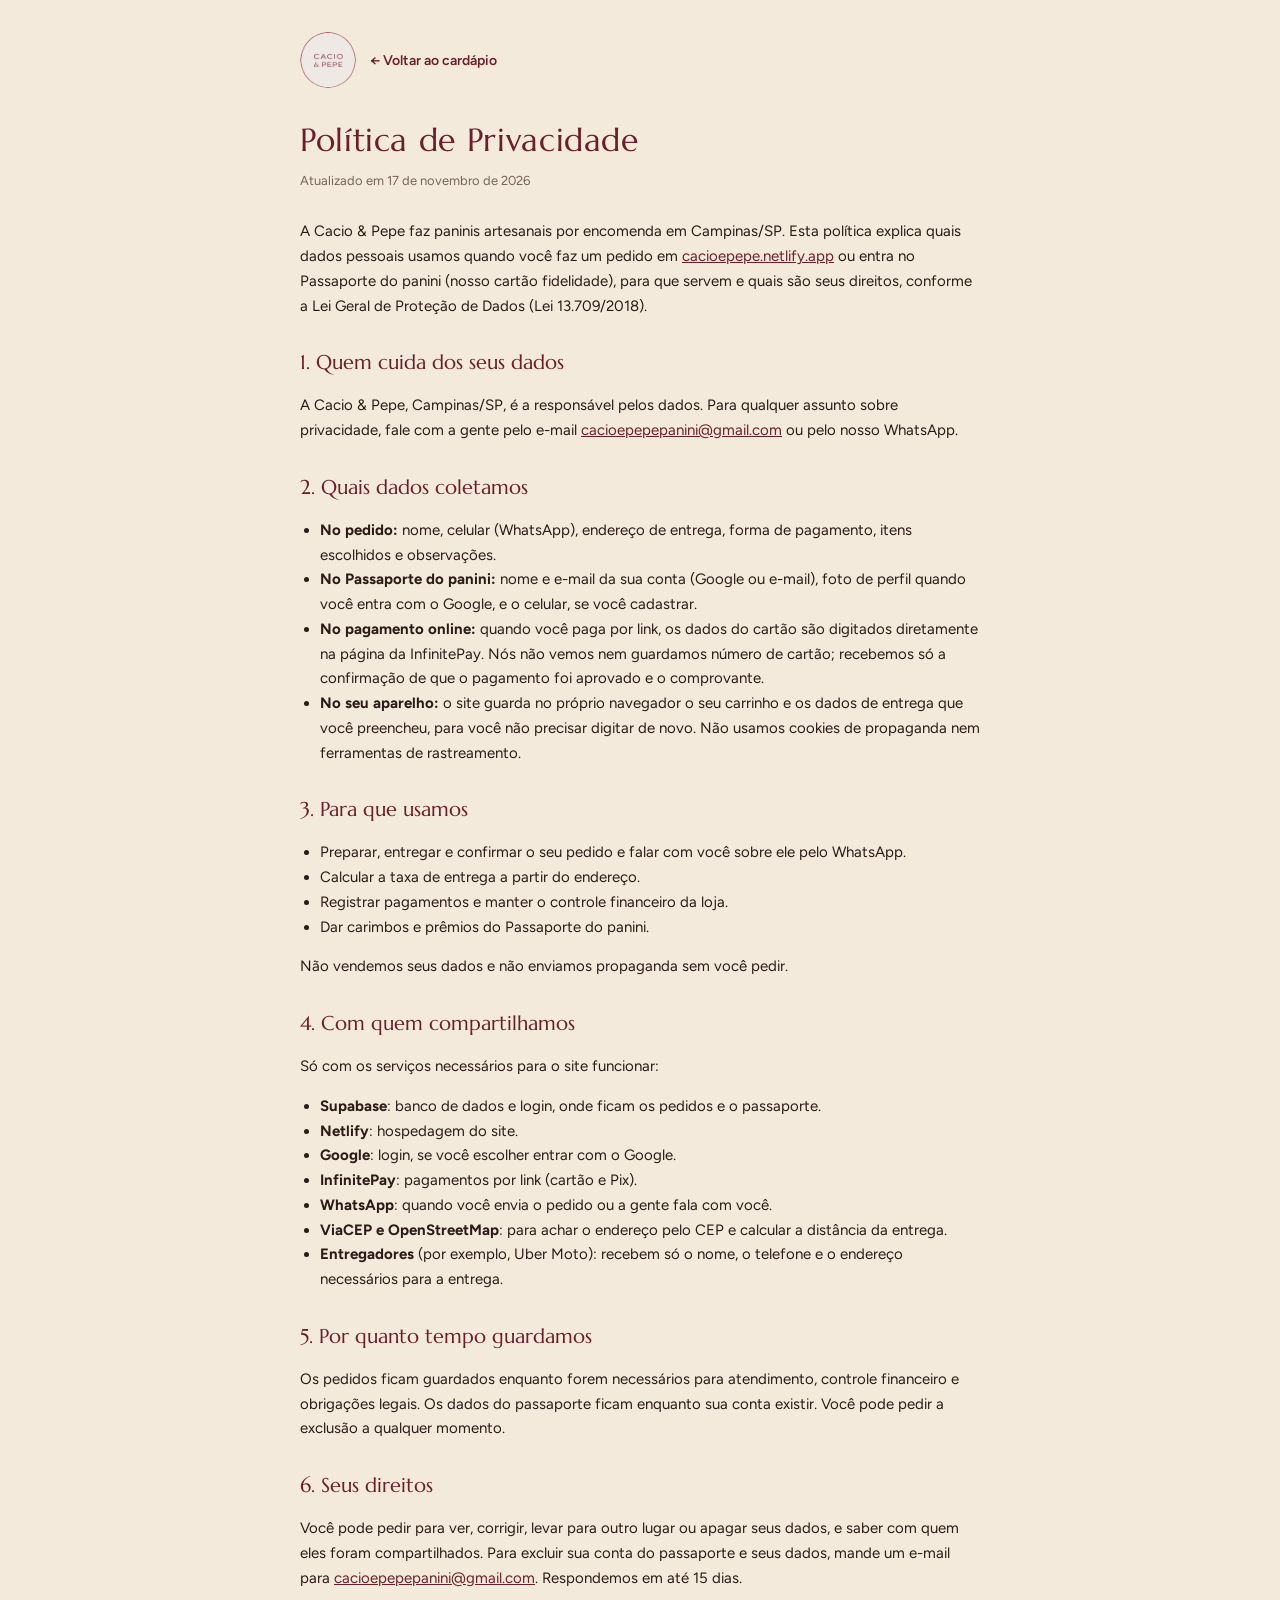
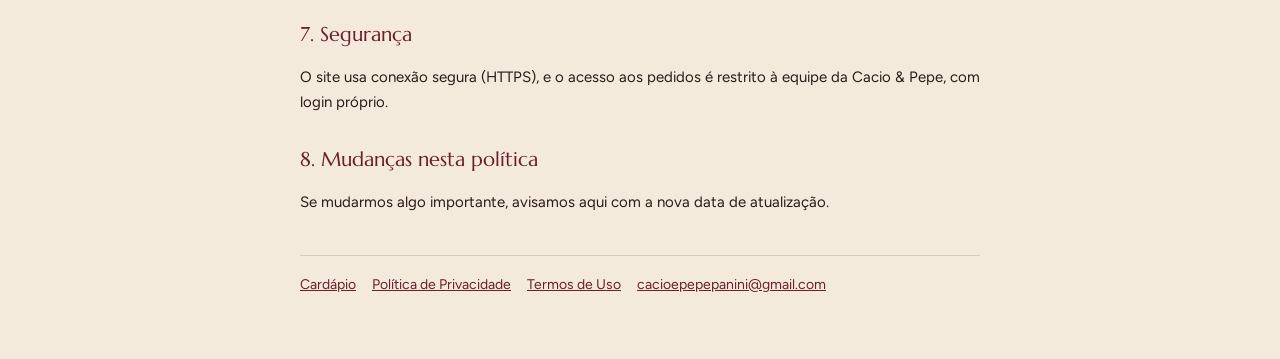
<file: privacidade.html>
<!doctype html>
<html lang="pt-BR" data-theme="light">
<head>
<meta charset="utf-8">
<meta name="viewport" content="width=device-width, initial-scale=1">
<title>Política de Privacidade · Cacio &amp; Pepe</title>
<meta name="color-scheme" content="light">
<link rel="icon" href="favicon.png">
<link rel="preconnect" href="https://fonts.googleapis.com">
<link rel="stylesheet" href="https://fonts.googleapis.com/css2?family=Marcellus&family=Figtree:wght@400;600;700&display=swap">
<link rel="stylesheet" href="base.css">
<style>
  body{background:var(--bg)}
  .doc{max-width:720px;margin:0 auto;padding:32px 20px 64px}
  .doc header{display:flex;align-items:center;gap:14px;margin-bottom:28px}
  .doc header img{width:56px;height:56px;border-radius:50%}
  .doc header a{color:var(--vinho);text-decoration:none;font-weight:600;font-size:14px}
  .doc h1{font-family:"Marcellus",serif;font-weight:400;font-size:32px;color:var(--vinho);margin:0 0 6px;letter-spacing:.02em}
  .doc .data{color:var(--muted);font-size:13px;margin:0 0 28px}
  .doc h2{font-family:"Marcellus",serif;font-weight:400;font-size:20px;color:var(--vinho);margin:30px 0 8px}
  .doc p,.doc li{font-size:15px;line-height:1.65}
  .doc ul{padding-left:20px}
  .doc a{color:var(--vinho)}
  .doc footer{margin-top:40px;padding-top:18px;border-top:1px solid var(--line);font-size:14px;color:var(--muted);display:flex;gap:16px;flex-wrap:wrap}
</style>
</head>
<body>
<main class="doc">
  <header><img src="logo.png" alt=""><a href="/">← Voltar ao cardápio</a></header>
  <h1>Política de Privacidade</h1>
  <p class="data">Atualizado em 17 de novembro de 2026</p>
  <p>A Cacio &amp; Pepe faz paninis artesanais por encomenda em Campinas/SP. Esta política explica quais dados pessoais usamos quando você faz um pedido em <a href="https://cacioepepe.netlify.app">cacioepepe.netlify.app</a> ou entra no Passaporte do panini (nosso cartão fidelidade), para que servem e quais são seus direitos, conforme a Lei Geral de Proteção de Dados (Lei 13.709/2018).</p>

  <h2>1. Quem cuida dos seus dados</h2>
  <p>A Cacio &amp; Pepe, Campinas/SP, é a responsável pelos dados. Para qualquer assunto sobre privacidade, fale com a gente pelo e-mail <a href="mailto:cacioepepepanini@gmail.com">cacioepepepanini@gmail.com</a> ou pelo nosso WhatsApp.</p>

  <h2>2. Quais dados coletamos</h2>
  <ul>
    <li><b>No pedido:</b> nome, celular (WhatsApp), endereço de entrega, forma de pagamento, itens escolhidos e observações.</li>
    <li><b>No Passaporte do panini:</b> nome e e-mail da sua conta (Google ou e-mail), foto de perfil quando você entra com o Google, e o celular, se você cadastrar.</li>
    <li><b>No pagamento online:</b> quando você paga por link, os dados do cartão são digitados diretamente na página da InfinitePay. Nós não vemos nem guardamos número de cartão; recebemos só a confirmação de que o pagamento foi aprovado e o comprovante.</li>
    <li><b>No seu aparelho:</b> o site guarda no próprio navegador o seu carrinho e os dados de entrega que você preencheu, para você não precisar digitar de novo. Não usamos cookies de propaganda nem ferramentas de rastreamento.</li>
  </ul>

  <h2>3. Para que usamos</h2>
  <ul>
    <li>Preparar, entregar e confirmar o seu pedido e falar com você sobre ele pelo WhatsApp.</li>
    <li>Calcular a taxa de entrega a partir do endereço.</li>
    <li>Registrar pagamentos e manter o controle financeiro da loja.</li>
    <li>Dar carimbos e prêmios do Passaporte do panini.</li>
  </ul>
  <p>Não vendemos seus dados e não enviamos propaganda sem você pedir.</p>

  <h2>4. Com quem compartilhamos</h2>
  <p>Só com os serviços necessários para o site funcionar:</p>
  <ul>
    <li><b>Supabase</b>: banco de dados e login, onde ficam os pedidos e o passaporte.</li>
    <li><b>Netlify</b>: hospedagem do site.</li>
    <li><b>Google</b>: login, se você escolher entrar com o Google.</li>
    <li><b>InfinitePay</b>: pagamentos por link (cartão e Pix).</li>
    <li><b>WhatsApp</b>: quando você envia o pedido ou a gente fala com você.</li>
    <li><b>ViaCEP e OpenStreetMap</b>: para achar o endereço pelo CEP e calcular a distância da entrega.</li>
    <li><b>Entregadores</b> (por exemplo, Uber Moto): recebem só o nome, o telefone e o endereço necessários para a entrega.</li>
  </ul>

  <h2>5. Por quanto tempo guardamos</h2>
  <p>Os pedidos ficam guardados enquanto forem necessários para atendimento, controle financeiro e obrigações legais. Os dados do passaporte ficam enquanto sua conta existir. Você pode pedir a exclusão a qualquer momento.</p>

  <h2>6. Seus direitos</h2>
  <p>Você pode pedir para ver, corrigir, levar para outro lugar ou apagar seus dados, e saber com quem eles foram compartilhados. Para excluir sua conta do passaporte e seus dados, mande um e-mail para <a href="mailto:cacioepepepanini@gmail.com">cacioepepepanini@gmail.com</a>. Respondemos em até 15 dias.</p>

  <h2>7. Segurança</h2>
  <p>O site usa conexão segura (HTTPS), e o acesso aos pedidos é restrito à equipe da Cacio &amp; Pepe, com login próprio.</p>

  <h2>8. Mudanças nesta política</h2>
  <p>Se mudarmos algo importante, avisamos aqui com a nova data de atualização.</p>

  <footer><a href="/">Cardápio</a><a href="/privacidade">Política de Privacidade</a><a href="/termos">Termos de Uso</a><a href="mailto:cacioepepepanini@gmail.com">cacioepepepanini@gmail.com</a></footer>
</main>
</body>
</html>
</file>
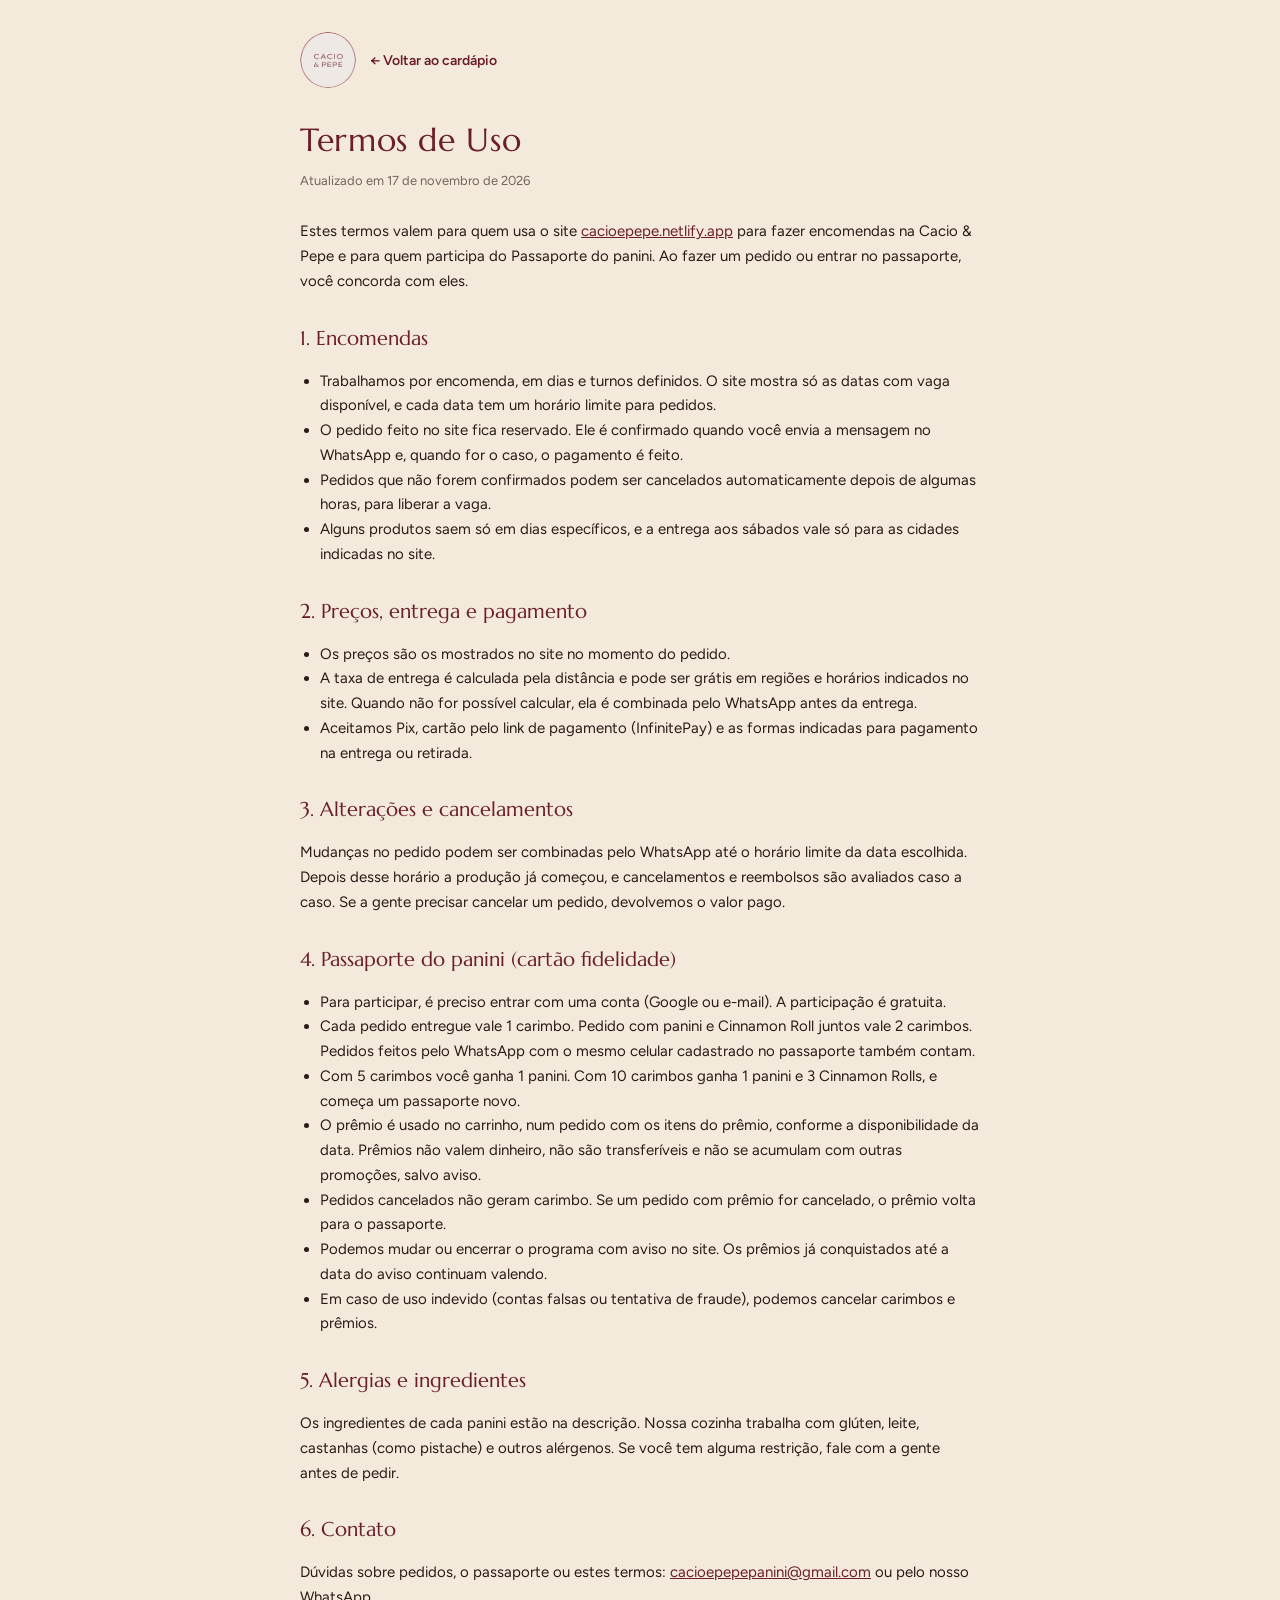
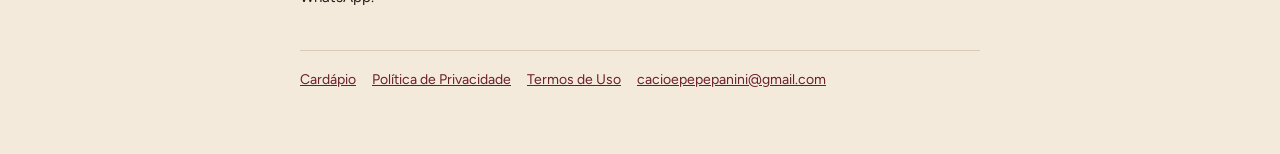
<file: termos.html>
<!doctype html>
<html lang="pt-BR" data-theme="light">
<head>
<meta charset="utf-8">
<meta name="viewport" content="width=device-width, initial-scale=1">
<title>Termos de Uso · Cacio &amp; Pepe</title>
<meta name="color-scheme" content="light">
<link rel="icon" href="favicon.png">
<link rel="preconnect" href="https://fonts.googleapis.com">
<link rel="stylesheet" href="https://fonts.googleapis.com/css2?family=Marcellus&family=Figtree:wght@400;600;700&display=swap">
<link rel="stylesheet" href="base.css">
<style>
  body{background:var(--bg)}
  .doc{max-width:720px;margin:0 auto;padding:32px 20px 64px}
  .doc header{display:flex;align-items:center;gap:14px;margin-bottom:28px}
  .doc header img{width:56px;height:56px;border-radius:50%}
  .doc header a{color:var(--vinho);text-decoration:none;font-weight:600;font-size:14px}
  .doc h1{font-family:"Marcellus",serif;font-weight:400;font-size:32px;color:var(--vinho);margin:0 0 6px;letter-spacing:.02em}
  .doc .data{color:var(--muted);font-size:13px;margin:0 0 28px}
  .doc h2{font-family:"Marcellus",serif;font-weight:400;font-size:20px;color:var(--vinho);margin:30px 0 8px}
  .doc p,.doc li{font-size:15px;line-height:1.65}
  .doc ul{padding-left:20px}
  .doc a{color:var(--vinho)}
  .doc footer{margin-top:40px;padding-top:18px;border-top:1px solid var(--line);font-size:14px;color:var(--muted);display:flex;gap:16px;flex-wrap:wrap}
</style>
</head>
<body>
<main class="doc">
  <header><img src="logo.png" alt=""><a href="/">← Voltar ao cardápio</a></header>
  <h1>Termos de Uso</h1>
  <p class="data">Atualizado em 17 de novembro de 2026</p>
  <p>Estes termos valem para quem usa o site <a href="https://cacioepepe.netlify.app">cacioepepe.netlify.app</a> para fazer encomendas na Cacio &amp; Pepe e para quem participa do Passaporte do panini. Ao fazer um pedido ou entrar no passaporte, você concorda com eles.</p>

  <h2>1. Encomendas</h2>
  <ul>
    <li>Trabalhamos por encomenda, em dias e turnos definidos. O site mostra só as datas com vaga disponível, e cada data tem um horário limite para pedidos.</li>
    <li>O pedido feito no site fica reservado. Ele é confirmado quando você envia a mensagem no WhatsApp e, quando for o caso, o pagamento é feito.</li>
    <li>Pedidos que não forem confirmados podem ser cancelados automaticamente depois de algumas horas, para liberar a vaga.</li>
    <li>Alguns produtos saem só em dias específicos, e a entrega aos sábados vale só para as cidades indicadas no site.</li>
  </ul>

  <h2>2. Preços, entrega e pagamento</h2>
  <ul>
    <li>Os preços são os mostrados no site no momento do pedido.</li>
    <li>A taxa de entrega é calculada pela distância e pode ser grátis em regiões e horários indicados no site. Quando não for possível calcular, ela é combinada pelo WhatsApp antes da entrega.</li>
    <li>Aceitamos Pix, cartão pelo link de pagamento (InfinitePay) e as formas indicadas para pagamento na entrega ou retirada.</li>
  </ul>

  <h2>3. Alterações e cancelamentos</h2>
  <p>Mudanças no pedido podem ser combinadas pelo WhatsApp até o horário limite da data escolhida. Depois desse horário a produção já começou, e cancelamentos e reembolsos são avaliados caso a caso. Se a gente precisar cancelar um pedido, devolvemos o valor pago.</p>

  <h2>4. Passaporte do panini (cartão fidelidade)</h2>
  <ul>
    <li>Para participar, é preciso entrar com uma conta (Google ou e-mail). A participação é gratuita.</li>
    <li>Cada pedido entregue vale 1 carimbo. Pedido com panini e Cinnamon Roll juntos vale 2 carimbos. Pedidos feitos pelo WhatsApp com o mesmo celular cadastrado no passaporte também contam.</li>
    <li>Com 5 carimbos você ganha 1 panini. Com 10 carimbos ganha 1 panini e 3 Cinnamon Rolls, e começa um passaporte novo.</li>
    <li>O prêmio é usado no carrinho, num pedido com os itens do prêmio, conforme a disponibilidade da data. Prêmios não valem dinheiro, não são transferíveis e não se acumulam com outras promoções, salvo aviso.</li>
    <li>Pedidos cancelados não geram carimbo. Se um pedido com prêmio for cancelado, o prêmio volta para o passaporte.</li>
    <li>Podemos mudar ou encerrar o programa com aviso no site. Os prêmios já conquistados até a data do aviso continuam valendo.</li>
    <li>Em caso de uso indevido (contas falsas ou tentativa de fraude), podemos cancelar carimbos e prêmios.</li>
  </ul>

  <h2>5. Alergias e ingredientes</h2>
  <p>Os ingredientes de cada panini estão na descrição. Nossa cozinha trabalha com glúten, leite, castanhas (como pistache) e outros alérgenos. Se você tem alguma restrição, fale com a gente antes de pedir.</p>

  <h2>6. Contato</h2>
  <p>Dúvidas sobre pedidos, o passaporte ou estes termos: <a href="mailto:cacioepepepanini@gmail.com">cacioepepepanini@gmail.com</a> ou pelo nosso WhatsApp.</p>

  <footer><a href="/">Cardápio</a><a href="/privacidade">Política de Privacidade</a><a href="/termos">Termos de Uso</a><a href="mailto:cacioepepepanini@gmail.com">cacioepepepanini@gmail.com</a></footer>
</main>
</body>
</html>
</file>
<file: base.css>
/* Cacio & Pepe — tokens compartilhados entre o cardápio e o painel
   Bege de pão e vinho bordeaux, as cores da marca. */
:root{
  --bg:#F3EADC; --surface:#FBF6EE; --paper:#E9DCC8; --ink:#2B1A17; --muted:#76635A; --line:#DCCBB4;
  --vinho:#6B1E2B; --vinho-2:#561722; --on-vinho:#FBF3E8; --hero:#5C1824;
  --mortadela:#F0CBC4; --on-mortadela:#5A1F1A; --pistache:#DFE3C2; --on-pistache:#38441B;
  --danger:#A3361F; --ok:#3F6B2A; --warn:#8F5F06;
  --shadow:0 10px 30px rgba(60,25,20,.14);
  --display:"Young Serif", Georgia, "Times New Roman", serif;
  --body:"Figtree", system-ui, -apple-system, "Segoe UI", sans-serif;
  --r-sm:8px; --r:14px; --r-lg:22px;
}
@media (prefers-color-scheme: dark){ :root:not([data-theme="light"]){
  --bg:#1A1314; --surface:#221A1B; --paper:#2C2122; --ink:#F3E8DA; --muted:#B5A396; --line:#3B2D2C;
  --vinho:#B04A5A; --vinho-2:#C25A6B; --on-vinho:#FFF6EE; --hero:#4A121C;
  --mortadela:#4C2A28; --on-mortadela:#F3D2CC; --pistache:#323820; --on-pistache:#DFE6C4;
  --danger:#F0937B; --ok:#A9C98A; --warn:#E6C06A; --shadow:0 10px 30px rgba(0,0,0,.5); color-scheme:dark }}
:root[data-theme="dark"]{
  --bg:#1A1314; --surface:#221A1B; --paper:#2C2122; --ink:#F3E8DA; --muted:#B5A396; --line:#3B2D2C;
  --vinho:#B04A5A; --vinho-2:#C25A6B; --on-vinho:#FFF6EE; --hero:#4A121C;
  --mortadela:#4C2A28; --on-mortadela:#F3D2CC; --pistache:#323820; --on-pistache:#DFE6C4;
  --danger:#F0937B; --ok:#A9C98A; --warn:#E6C06A; --shadow:0 10px 30px rgba(0,0,0,.5); color-scheme:dark }

*{box-sizing:border-box}
html,body{margin:0}
body{background:var(--bg);color:var(--ink);font-family:var(--body);font-size:15px;line-height:1.5;-webkit-font-smoothing:antialiased}
img{max-width:100%;display:block}
button,input,select,textarea{font:inherit;color:inherit}
[hidden]{display:none!important}
:focus-visible{outline:2px solid var(--vinho);outline-offset:2px}
h1,h2,h3{text-wrap:balance}

.btn{appearance:none;border:0;cursor:pointer;border-radius:var(--r);padding:14px 18px;font-weight:700;display:inline-flex;align-items:center;justify-content:center;gap:10px;text-decoration:none}
.btn-primary{background:var(--vinho);color:var(--on-vinho)}
.btn-primary:hover{background:var(--vinho-2)}
.btn-ghost{background:transparent;border:1.5px solid var(--line)}
.btn[disabled],.btn[aria-disabled="true"]{opacity:.45;cursor:not-allowed}

.input{width:100%;background:var(--surface);border:1.5px solid var(--line);border-radius:var(--r-sm);padding:12px 13px}
.input:focus{outline:none;border-color:var(--vinho)}
textarea.input{resize:vertical;min-height:72px}

.stepper{display:inline-flex;align-items:center;gap:2px;border:1.5px solid var(--line);border-radius:999px;padding:3px}
.stepper button{all:unset;cursor:pointer;width:32px;height:32px;border-radius:50%;display:grid;place-items:center;font-size:18px;line-height:1}
.stepper button:hover{background:var(--paper)}
.stepper button:focus-visible{outline:2px solid var(--vinho)}
.stepper output{min-width:24px;text-align:center;font-weight:700;font-variant-numeric:tabular-nums}

.pill{display:inline-flex;align-items:center;gap:6px;border-radius:999px;padding:3px 10px;font-size:12px;font-weight:600}
.pill.ok{background:var(--pistache);color:var(--on-pistache)}
.pill.extra{background:var(--mortadela);color:var(--on-mortadela)}
.pill.off{background:var(--paper);color:var(--muted)}

.toast{position:fixed;left:50%;transform:translateX(-50%);bottom:calc(96px + env(safe-area-inset-bottom,0px));background:var(--ink);color:var(--bg);padding:11px 16px;border-radius:999px;font-weight:600;font-size:14px;z-index:90;box-shadow:var(--shadow);max-width:calc(100% - 32px)}
@media (prefers-reduced-motion:reduce){*{animation:none!important;transition:none!important}}
</file>
